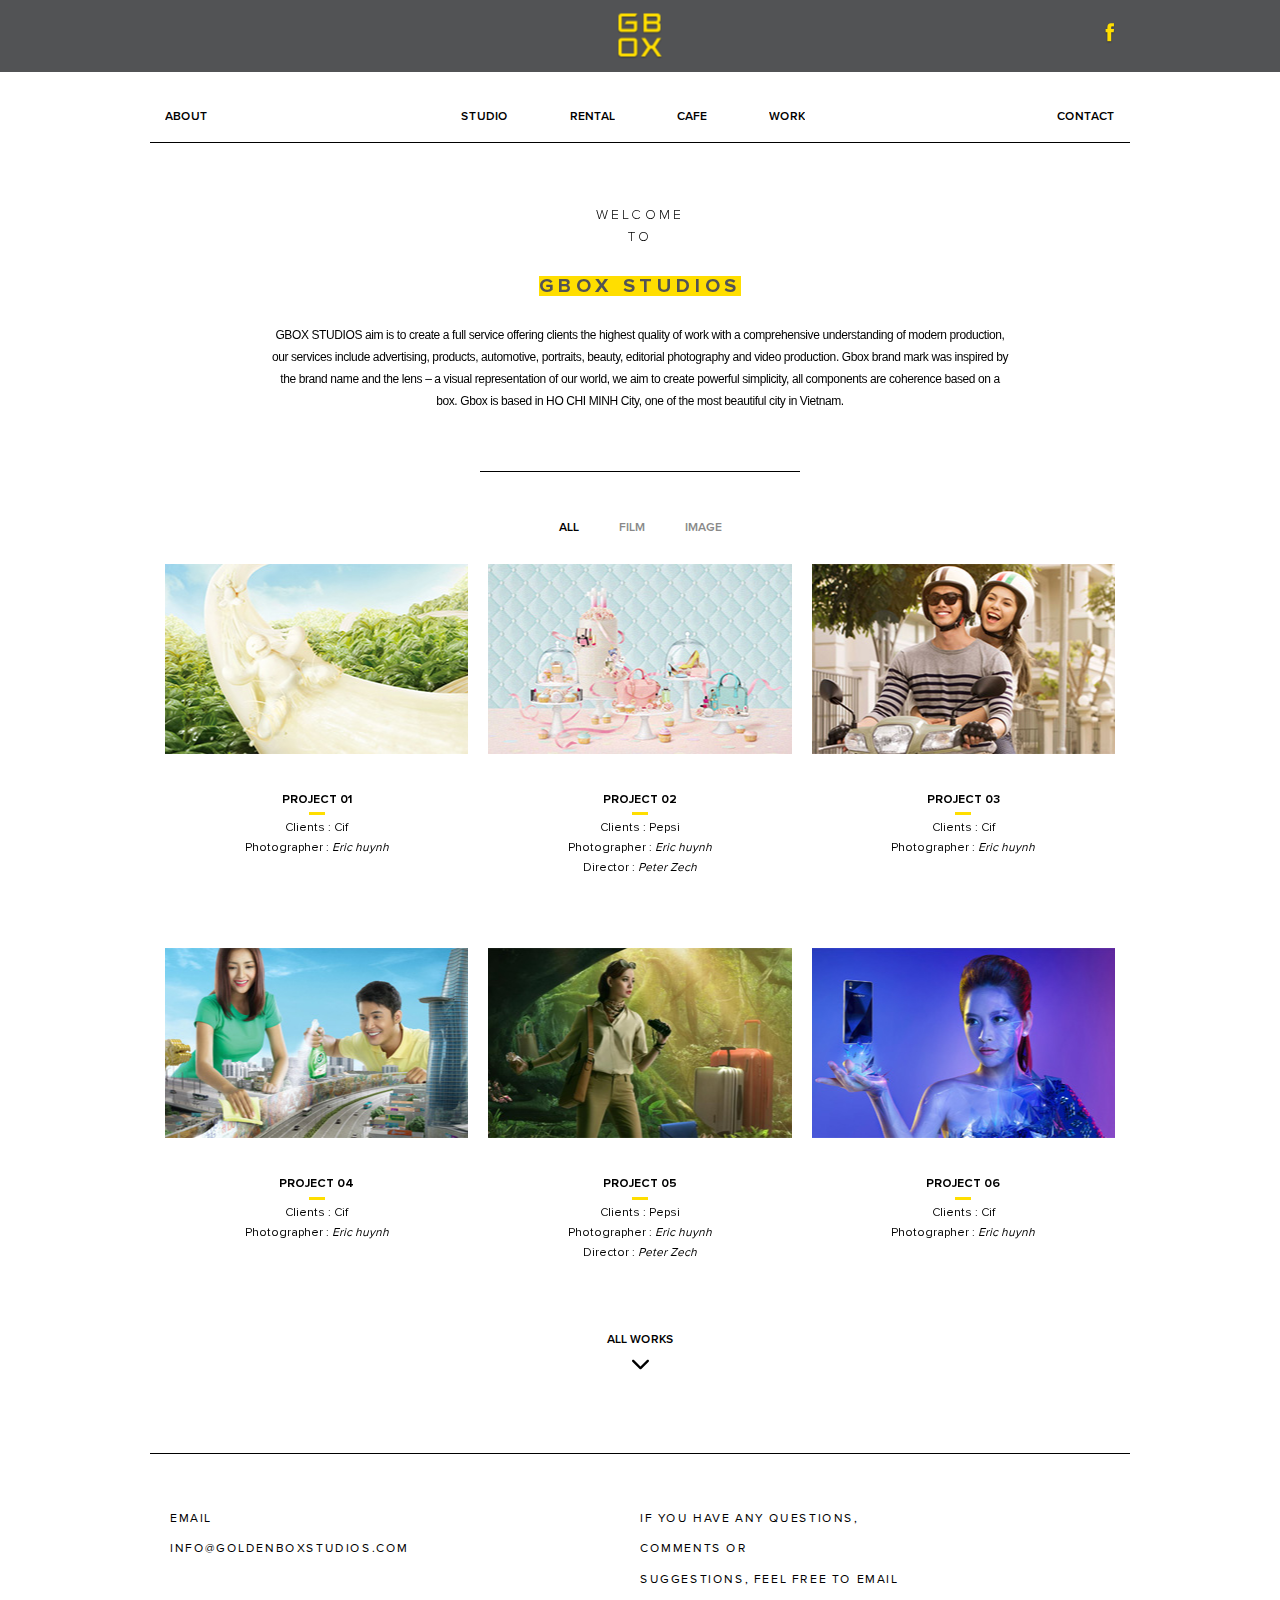
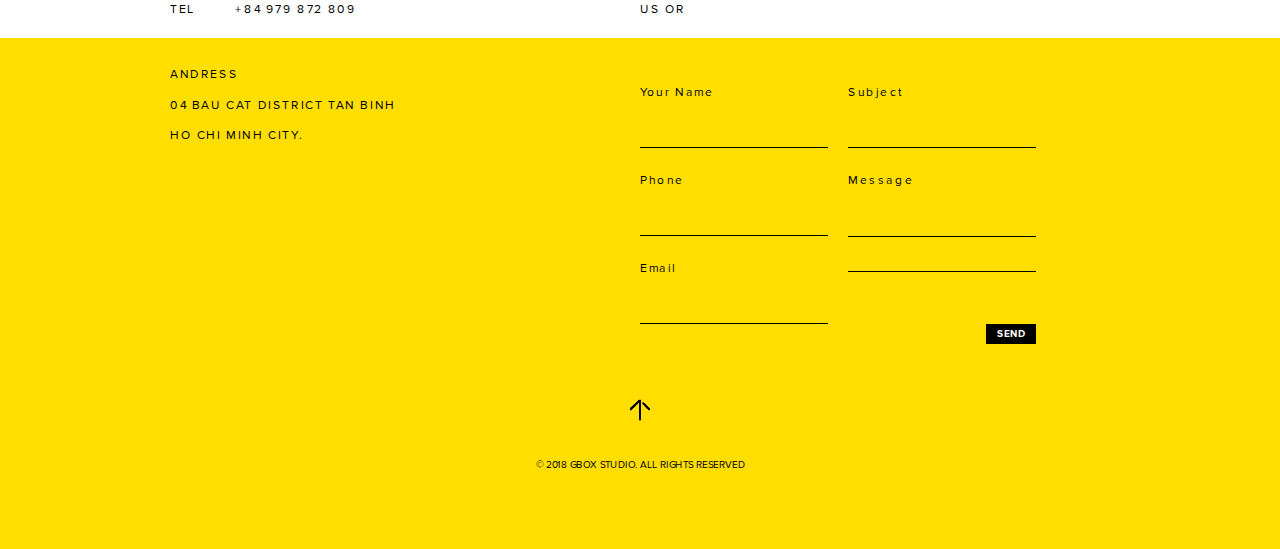
<file: index.html>
<!DOCTYPE html>
<html>
  <head>
    <meta charset="UTF-8" />
    <meta name="viewport" content="width=device-width, initial-scale=1.0" />
    <meta http-equiv="X-UA-Compatible" content="IE=edge,chrome=1" />
    <title>GBOX</title>
    <link rel="icon" href="/img/logo-icon/mainLOGO.png" />
    <meta name="title" content="" />
    <meta name="description" content="" />
    <!-- meta facebook -->
    <meta property="og:locale" content="vi" />
    <meta property="og:type" content="article" />
    <meta property="og:title" content="Trang chủ" />
    <meta property="og:description" content="" />
    <meta property="og:url" content="" />
    <meta property="og:site_name" content="" />
    <meta property="og:image" content="" />

    <link rel="stylesheet" href="dest/style.min.css" />
    <link rel="stylesheet" href="dest/fonts.css" />
  </head>

  <body class="noScroll">
    <h1 style="display: none">hiii</h1>
    <div class="loading active">
      <img src="./img/logo-icon/loading.svg" alt="" />
    </div>
    <header class="header">
      <div class="bgopacity"></div>
      <div class="header__top">
        <div class="container">
          <nav class="nav">
            <ul>
              <li><a href="./about.html">about</a></li>
              <li><a href="./studio.html">studio</a></li>
              <li><a href="./rental.html">rental</a></li>
              <li><a href="./cafe.html">cafe</a></li>
              <li><a href="./allworks.html">work</a></li>
              <li><a href="./contact.html">contact</a></li>
            </ul>
          </nav>
          <div class="btnmenu"><span></span></div>
          <a href="./index.html"
            ><img class="logo" src="./img/logo-icon/mainLOGO.png" alt="logo"
          /></a>
          <i><img src="./img/logo-icon/fbYellow.svg" alt="fb" /></i>
        </div>
      </div>
      <ul class="header__menu">
        <div class="container">
          <li><a href="./about.html" data-hover="ABOUT">about</a></li>
          <ul class="header__menu-mid">
            <li><a href="./studio.html" data-hover="STUDIO">studio</a></li>
            <li><a href="./rental.html" data-hover="RENTAL">rental</a></li>
            <li><a href="./cafe.html" data-hover="CAFE">cafe</a></li>
            <li><a href="./allworks.html" data-hover="WORK">work</a></li>
          </ul>
          <li><a href="./contact.html" data-hover="CONTACT">contact</a></li>
        </div>
      </ul>
    </header>
    <main class="mainpage">
      <section class="welcome">
        <div class="container">
          <h3 data-aos="fade-down" data-aos-duration="3000">WELCOME TO</h3>
          <mark class="marktitle" data-aos="fade-left" data-aos-duration="3000"
            >gbox studios</mark
          >
          <p data-aos="fade-right" data-aos-duration="3000">
            GBOX STUDIOS aim is to create a full service offering clients the
            highest quality of work with a comprehensive understanding of modern
            production, our services include advertising, products, automotive,
            portraits, beauty, editorial photography and video production. Gbox
            brand mark was inspired by the brand name and the lens – a visual
            representation of our world, we aim to create powerful simplicity,
            all components are coherence based on a box. Gbox is based in HO CHI
            MINH City, one of the most beautiful city in Vietnam.
          </p>
        </div>
      </section>
      <section class="project">
        <div class="container">
          <ul class="project__tag">
            <li class="active">all</li>
            <li>film</li>
            <li>image</li>
          </ul>
          <div class="project__wrap active" data-aos="zoom-in-down">
            <div class="project__item">
              <div class="project__img">
                <a href="./projectDetail.html"
                  ><img src="./img/project/project1.jpg" alt="project1"
                /></a>
              </div>
              <div class="project__content">
                <h4><a href="./projectDetail.html">project 01</a></h4>
                <p>Clients : Cif</p>
                <p>Photographer : <span>Eric huynh</span></p>
              </div>
            </div>
            <div class="project__item">
              <div class="project__img">
                <a href="./projectDetail.html"
                  ><img src="./img/project/project2.jpg" alt="project2"
                /></a>
              </div>
              <div class="project__content">
                <h4><a href="./projectDetail.html">project 02</a></h4>
                <p>Clients : Pepsi</p>
                <p>Photographer : <span>Eric huynh</span></p>
                <p>Director : <span>Peter Zech</span></p>
              </div>
            </div>
            <div class="project__item">
              <div class="project__img">
                <a href="./projectDetail.html"
                  ><img src="./img/project/project3.jpg" alt="project3"
                /></a>
              </div>
              <div class="project__content">
                <h4><a href="./projectDetail.html">project 03</a></h4>
                <p>Clients : Cif</p>
                <p>Photographer : <span>Eric huynh</span></p>
              </div>
            </div>
            <div class="project__item">
              <div class="project__img">
                <a href="./projectDetail.html"
                  ><img src="./img/project/project4.jpg" alt="project4"
                /></a>
              </div>
              <div class="project__content">
                <h4><a href="./projectDetail.html">project 04</a></h4>
                <p>Clients : Cif</p>
                <p>Photographer : <span>Eric huynh</span></p>
              </div>
            </div>
            <div class="project__item">
              <div class="project__img">
                <a href="./projectDetail.html"
                  ><img src="./img/project/project5.jpg" alt="project5"
                /></a>
              </div>
              <div class="project__content">
                <h4><a href="./projectDetail.html">project 05</a></h4>
                <p>Clients : Pepsi</p>
                <p>Photographer : <span>Eric huynh</span></p>
                <p>Director : <span>Peter Zech</span></p>
              </div>
            </div>
            <div class="project__item">
              <div class="project__img">
                <a href="./projectDetail.html"
                  ><img src="./img/project/project6.jpg" alt="project6"
                /></a>
              </div>
              <div class="project__content">
                <h4><a href="./projectDetail.html">project 06</a></h4>
                <p>Clients : Cif</p>
                <p>Photographer : <span>Eric huynh</span></p>
              </div>
            </div>
          </div>
          <div class="project__wrap" data-aos="zoom-in-down">
            <div class="project__item">
              <div class="project__img">
                <a href="./projectDetail.html"
                  ><img src="./img/project/project6.jpg" alt="project6"
                /></a>
              </div>
              <div class="project__content">
                <h4><a href="./projectDetail.html">project 01</a></h4>
                <p>Clients : Cif</p>
                <p>Photographer : <span>Eric huynh</span></p>
              </div>
            </div>
            <div class="project__item">
              <div class="project__img">
                <a href="./projectDetail.html"
                  ><img src="./img/project/project5.jpg" alt="project5"
                /></a>
              </div>
              <div class="project__content">
                <h4><a href="./projectDetail.html">project 02</a></h4>
                <p>Clients : Pepsi</p>
                <p>Photographer : <span>Eric huynh</span></p>
                <p>Director : <span>Peter Zech</span></p>
              </div>
            </div>
            <div class="project__item">
              <div class="project__img">
                <a href="./projectDetail.html"
                  ><img src="./img/project/project4.jpg" alt="project3"
                /></a>
              </div>
              <div class="project__content">
                <h4><a href="./projectDetail.html">project 04</a></h4>
                <p>Clients : Cif</p>
                <p>Photographer : <span>Eric huynh</span></p>
              </div>
            </div>
            <div class="project__item">
              <div class="project__img">
                <a href="./projectDetail.html"
                  ><img src="./img/project/project9.jpg" alt="project9"
                /></a>
              </div>
              <div class="project__content">
                <h4><a href="./projectDetail.html">project 04</a></h4>
                <p>Clients : Cif</p>
                <p>Photographer : <span>Eric huynh</span></p>
              </div>
            </div>
            <div class="project__item">
              <div class="project__img">
                <a href="./projectDetail.html"
                  ><img src="./img/project/project3.jpg" alt="project3"
                /></a>
              </div>
              <div class="project__content">
                <h4><a href="./projectDetail.html">project 05</a></h4>
                <p>Clients : Pepsi</p>
                <p>Photographer : <span>Eric huynh</span></p>
                <p>Director : <span>Peter Zech</span></p>
              </div>
            </div>
            <div class="project__item">
              <div class="project__img">
                <a href="./projectDetail.html"
                  ><img src="./img/project/project2.jpg" alt="project2"
                /></a>
              </div>
              <div class="project__content">
                <h4><a href="./projectDetail.html">project 06</a></h4>
                <p>Clients : Cif</p>
                <p>Photographer : <span>Eric huynh</span></p>
              </div>
            </div>
          </div>
          <div class="project__wrap" data-aos="zoom-in-down">
            <div class="project__item">
              <div class="project__img">
                <a href="./projectDetail.html"
                  ><img src="./img/project/project7.jpg" alt="project7"
                /></a>
              </div>
              <div class="project__content">
                <h4><a href="./projectDetail.html">project 01</a></h4>
                <p>Clients : Cif</p>
                <p>Photographer : <span>Eric huynh</span></p>
              </div>
            </div>
            <div class="project__item">
              <div class="project__img">
                <a href="./projectDetail.html"
                  ><img src="./img/project/project8.jpg" alt="project8"
                /></a>
              </div>
              <div class="project__content">
                <h4><a href="./projectDetail.html">project 02</a></h4>
                <p>Clients : Pepsi</p>
                <p>Photographer : <span>Eric huynh</span></p>
                <p>Director : <span>Peter Zech</span></p>
              </div>
            </div>
            <div class="project__item">
              <div class="project__img">
                <a href="./projectDetail.html"
                  ><img src="./img/project/project9.jpg" alt="project9"
                /></a>
              </div>
              <div class="project__content">
                <h4><a href="./projectDetail.html">project 03</a></h4>
                <p>Clients : Cif</p>
                <p>Photographer : <span>Eric huynh</span></p>
              </div>
            </div>
            <div class="project__item">
              <div class="project__img">
                <a href="./projectDetail.html"
                  ><img src="./img/project/project1.jpg" alt="project1"
                /></a>
              </div>
              <div class="project__content">
                <h4><a href="./projectDetail.html">project 04</a></h4>
                <p>Clients : Cif</p>
                <p>Photographer : <span>Eric huynh</span></p>
              </div>
            </div>
            <div class="project__item">
              <div class="project__img">
                <a href="./projectDetail.html"
                  ><img src="./img/project/project2.jpg" alt="project2"
                /></a>
              </div>
              <div class="project__content">
                <h4><a href="./projectDetail.html">project 05</a></h4>
                <p>Clients : Pepsi</p>
                <p>Photographer : <span>Eric huynh</span></p>
                <p>Director : <span>Peter Zech</span></p>
              </div>
            </div>
            <div class="project__item">
              <div class="project__img">
                <a href="./projectDetail.html"
                  ><img src="./img/project/project3.jpg" alt="project3"
                /></a>
              </div>
              <div class="project__content">
                <h4><a href="./projectDetail.html">project 06</a></h4>
                <p>Clients : Cif</p>
                <p>Photographer : <span>Eric huynh</span></p>
              </div>
            </div>
          </div>
          <div class="more">
            <a href="./allworks.html">
              <p class="more__txt">all works</p>
              <i><img src="./img/logo-icon/arrowDown.svg" alt="arrow" /></i>
            </a>
          </div>
        </div>
      </section>
    </main>
    <footer class="footer">
      <div class="container">
        <div class="footer__left">
          <div class="footer__top">
            <p>email</p>
            <p>info@goldenboxstudios.com</p>
            <p class="empty">hi</p>
            <p>Tel <span style="margin-left: 36px">+84 979 872 809</span></p>
          </div>
          <div class="footer__bottom">
            <p>andress</p>
            <p>04 bau cat district tan binh</p>
            <p>ho chi minh city.</p>
          </div>
        </div>
        <div class="footer__right">
          <div class="footer__top">
            <p>If you have any questions,</p>
            <p>comments or</p>
            <p>suggestions, feel free to email</p>
            <p>us or</p>
          </div>
          <form class="footer__bottom footer__form">
            <div class="footer__form-left">
              <p>Your Name</p>
              <input type="text" />
              <p>Phone</p>
              <input type="text" />
              <p>Email</p>
              <input type="text" />
            </div>
            <div class="footer__form-right">
              <p>Subject</p>
              <input type="text" />
              <p>Message</p>
              <textarea></textarea>
              <button>send</button>
            </div>
          </form>
        </div>
      </div>
      <div class="creator">
        <i class="backtotop-footer"
          ><img src="./img/logo-icon/backToTop.svg" alt=""
        /></i>
        <p>© 2018 GBOX STUDIO. All rights reserved</p>
      </div>
    </footer>
    <div class="footer__yellowbg"></div>
    <div class="backtotop">
      <img src="./img/logo-icon/arrowUp.svg" alt="arrow" class="svg" />
    </div>
    <script type="text/javascript" src="dest/jsmain.min.js"></script>
    <script type="text/javascript" src="dest/main.js"></script>
  </body>
</html>
</file>
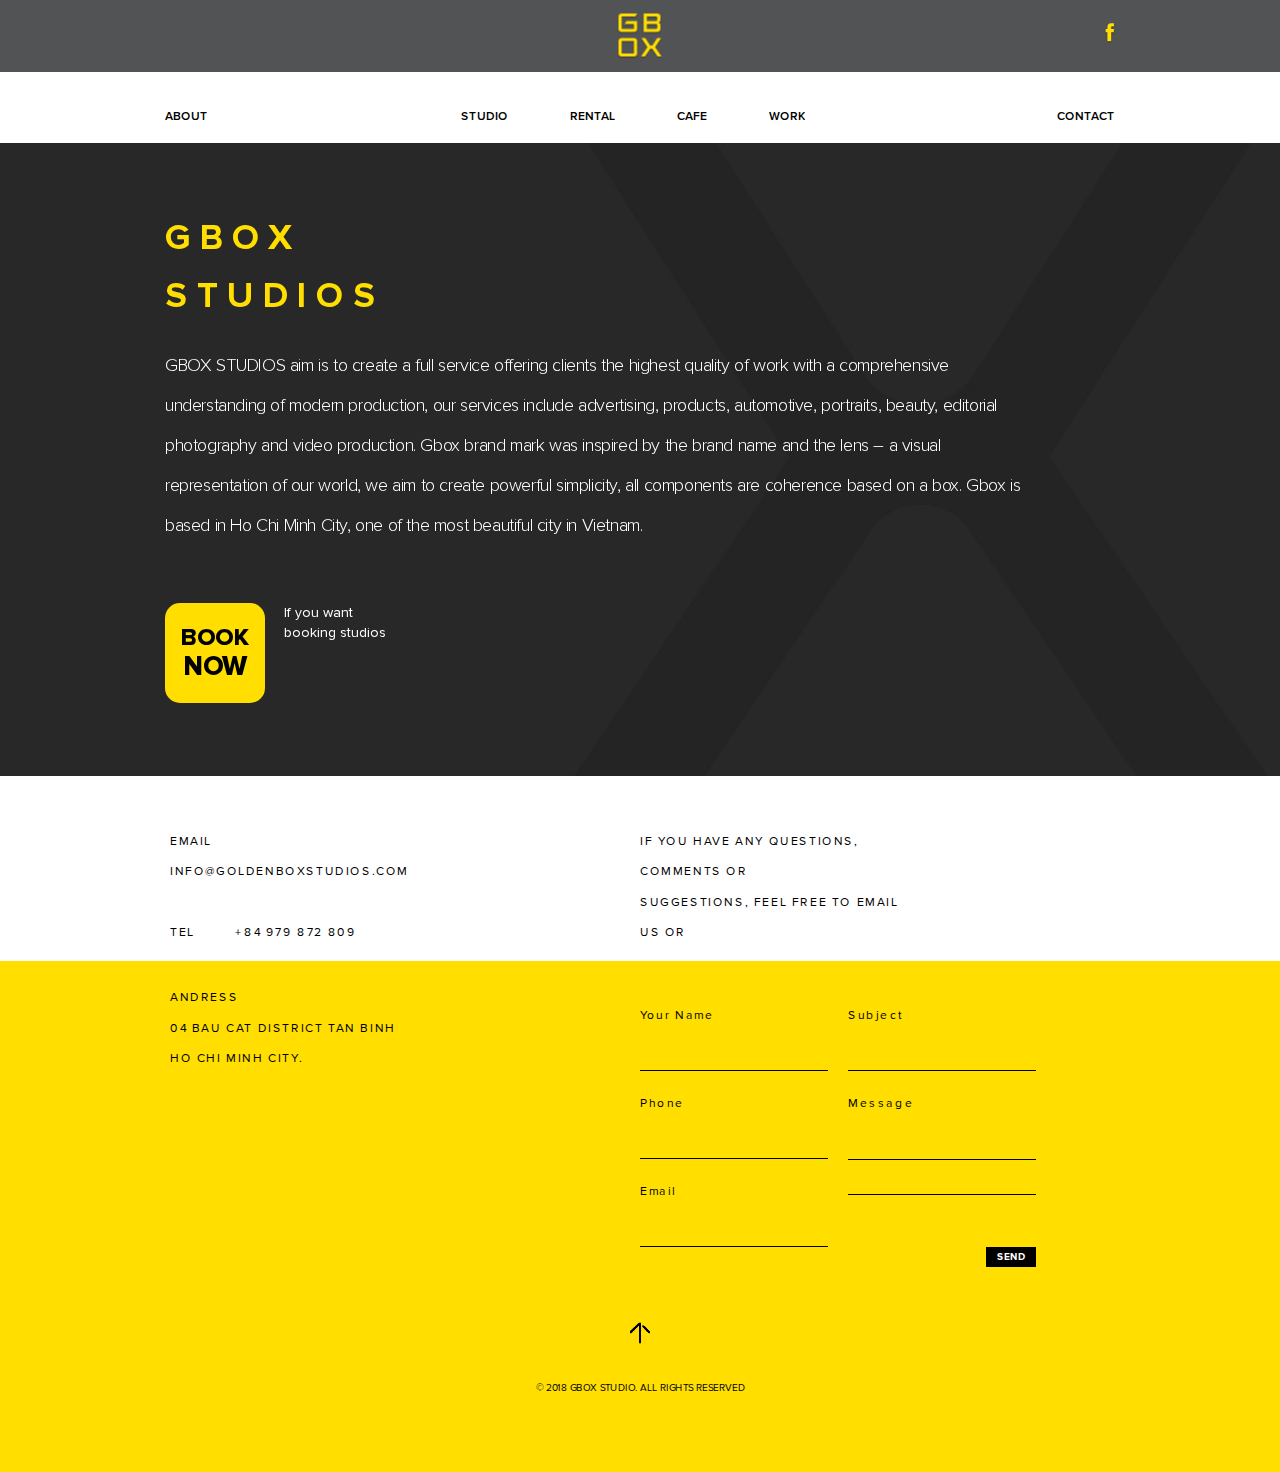
<file: about.html>
<!DOCTYPE html>
<html>
  <head>
    <meta charset="UTF-8" />
    <meta name="viewport" content="width=device-width, initial-scale=1.0" />
    <meta http-equiv="X-UA-Compatible" content="IE=edge,chrome=1" />
    <title>ABOUT US</title>
    <link rel="icon" href="/img/logo-icon/mainLOGO.png" />
    <meta name="title" content="" />
    <meta name="description" content="" />
    <!-- meta facebook -->
    <meta property="og:locale" content="vi" />
    <meta property="og:type" content="article" />
    <meta property="og:title" content="Trang chủ" />
    <meta property="og:description" content="" />
    <meta property="og:url" content="" />
    <meta property="og:site_name" content="" />
    <meta property="og:image" content="" />

    <link rel="stylesheet" href="dest/style.min.css" />
    <link rel="stylesheet" href="dest/fonts.css" />
  </head>

  <body class="noScroll">
    <h1 style="display: none">hiii</h1>
    <div class="loading active">
      <img src="./img/logo-icon/loading.svg" alt="" />
    </div>
    <header class="header header-about">
      <div class="bgopacity"></div>
      <div class="header__top">
        <div class="container">
          <nav class="nav">
            <ul>
              <li><a href="./about.html">about</a></li>
              <li><a href="./studio.html">studio</a></li>
              <li><a href="./rental.html">rental</a></li>
              <li><a href="./cafe.html">cafe</a></li>
              <li><a href="./allworks.html">work</a></li>
              <li><a href="./contact.html">contact</a></li>
            </ul>
          </nav>
          <div class="btnmenu"><span></span></div>
          <a href="./index.html"
            ><img class="logo" src="./img/logo-icon/mainLOGO.png" alt="logo"
          /></a>
          <i><img src="./img/logo-icon/fbYellow.svg" alt="fb" /></i>
        </div>
      </div>
      <ul class="header__menu">
        <div class="container">
          <li><a href="./about.html" data-hover="ABOUT">about</a></li>
          <ul class="header__menu-mid">
            <li><a href="./studio.html" data-hover="STUDIO">studio</a></li>
            <li><a href="./rental.html" data-hover="RENTAL">rental</a></li>
            <li><a href="./cafe.html" data-hover="CAFE">cafe</a></li>
            <li><a href="./allworks.html" data-hover="WORK">work</a></li>
          </ul>
          <li><a href="./contact.html" data-hover="CONTACT">contact</a></li>
        </div>
      </ul>
    </header>
    <main class="about">
        <div class="container">
          <h2 data-aos="fade-left" data-aos-duration="3000">gbox studios</h2>
          <p class="about__content" data-aos="fade-right" data-aos-duration="3000">
            GBOX STUDIOS aim is to create a full service offering clients the
            highest quality of work with a comprehensive understanding of modern
            production, our services include advertising, products, automotive,
            portraits, beauty, editorial photography and video production. Gbox
            brand mark was inspired by the brand name and the lens – a visual
            representation of our world, we aim to create powerful simplicity,
            all components are coherence based on a box. Gbox is based in Ho Chi
            Minh City, one of the most beautiful city in Vietnam.
          </p>
          <div class="book" data-aos="fade-down" data-aos-duration="3000">
            <a href="./studio.html">
            <p class="book__btn">book <span>now</span></p>
            </a>
            <span class="book__txt">If you want booking studios</span>
          </div>
    </main>
    <footer class="footer footer-about">
      <div class="container">
        <div class="footer__left">
          <div class="footer__top">
            <p>email</p>
            <p>info@goldenboxstudios.com</p>
            <p class="empty">hi</p>
            <p>Tel <span style="margin-left: 36px">+84 979 872 809</span></p>
          </div>
          <div class="footer__bottom">
            <p>andress</p>
            <p>04 bau cat district tan binh</p>
            <p>ho chi minh city.</p>
          </div>
        </div>
        <div class="footer__right">
          <div class="footer__top">
            <p>If you have any questions,</p>
            <p>comments or</p>
            <p>suggestions, feel free to email</p>
            <p>us or</p>
          </div>
          <form class="footer__bottom footer__form">
            <div class="footer__form-left">
              <p>Your Name</p>
              <input type="text" />
              <p>Phone</p>
              <input type="text" />
              <p>Email</p>
              <input type="text" />
            </div>
            <div class="footer__form-right">
              <p>Subject</p>
              <input type="text" />
              <p>Message</p>
              <textarea></textarea>
              <button>send</button>
            </div>
          </form>
        </div>
      </div>
      <div class="creator">
        <i class="backtotop-footer"
          ><img src="./img/logo-icon/backToTop.svg" alt=""
        /></i>
        <p>© 2018 GBOX STUDIO. All rights reserved</p>
      </div>
    </footer>
    <div class="footer__yellowbg"></div>
    <div class="backtotop">
      <img src="./img/logo-icon/arrowUp.svg" alt="arrow" class="svg" />
    </div>
    <script type="text/javascript" src="dest/jsmain.min.js"></script>
    <script type="text/javascript" src="dest/main.js"></script>
  </body>
</html>
</file>
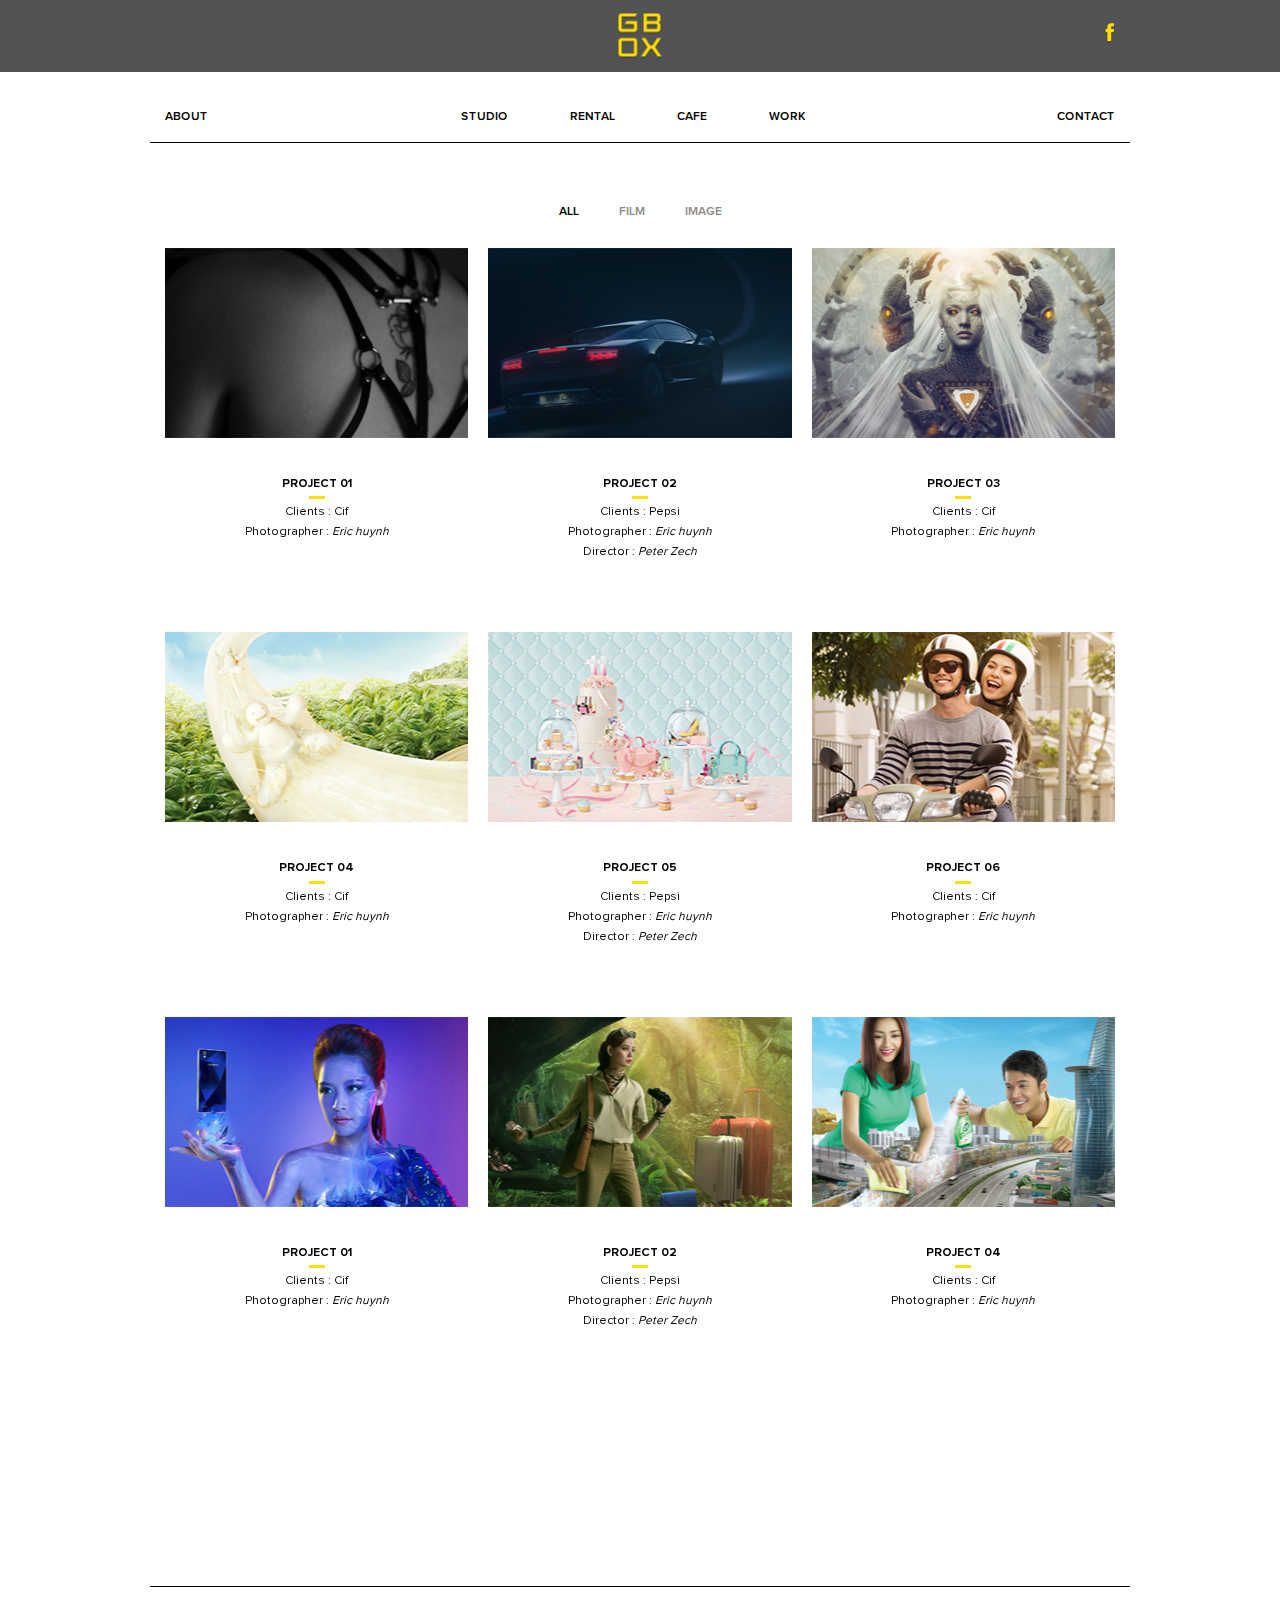
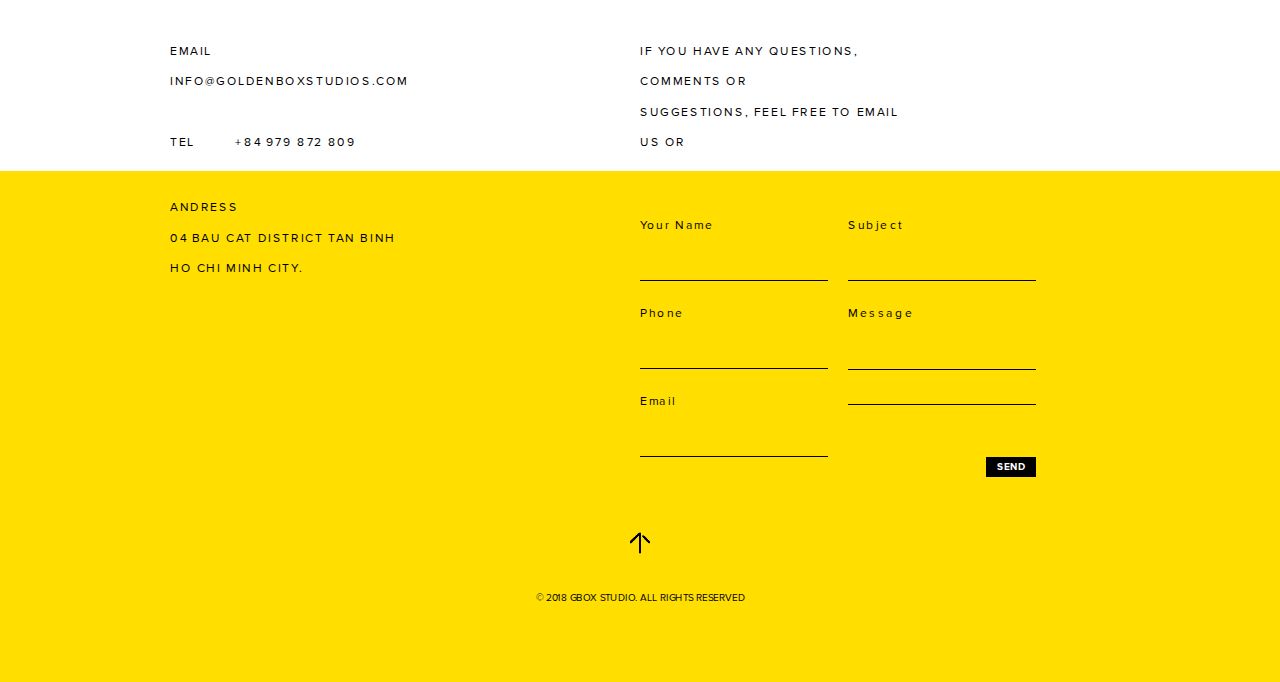
<file: allworks.html>
<!DOCTYPE html>
<html>
  <head>
    <meta charset="UTF-8" />
    <meta name="viewport" content="width=device-width, initial-scale=1.0" />
    <meta http-equiv="X-UA-Compatible" content="IE=edge,chrome=1" />
    <title>PRODUCTS</title>
    <link rel="icon" href="/img/logo-icon/mainLOGO.png" />
    <meta name="title" content="" />
    <meta name="description" content="" />
    <!-- meta facebook -->
    <meta property="og:locale" content="vi" />
    <meta property="og:type" content="article" />
    <meta property="og:title" content="Trang chủ" />
    <meta property="og:description" content="" />
    <meta property="og:url" content="" />
    <meta property="og:site_name" content="" />
    <meta property="og:image" content="" />

    <link rel="stylesheet" href="dest/style.min.css" />
    <link rel="stylesheet" href="dest/fonts.css" />
  </head>

  <body class="noScroll">
    <h1 style="display: none">hiii</h1>
    <div class="loading active">
      <img src="./img/logo-icon/loading.svg" alt="" />
    </div>
    <header class="header">
      <div class="bgopacity"></div>
      <div class="header__top">
        <div class="container">
          <nav class="nav">
            <ul>
              <li><a href="./about.html">about</a></li>
              <li><a href="./studio.html">studio</a></li>
              <li><a href="./rental.html">rental</a></li>
              <li><a href="./cafe.html">cafe</a></li>
              <li><a href="./allworks.html">work</a></li>
              <li><a href="./contact.html">contact</a></li>
            </ul>
          </nav>
          <div class="btnmenu"><span></span></div>
          <a href="./index.html"
            ><img class="logo" src="./img/logo-icon/mainLOGO.png" alt="logo"
          /></a>
          <i><img src="./img/logo-icon/fbYellow.svg" alt="fb" /></i>
        </div>
      </div>
      <ul class="header__menu">
        <div class="container">
          <li><a href="./about.html" data-hover="ABOUT">about</a></li>
          <ul class="header__menu-mid">
            <li><a href="./studio.html" data-hover="STUDIO">studio</a></li>
            <li><a href="./rental.html" data-hover="RENTAL">rental</a></li>
            <li><a href="./cafe.html" data-hover="CAFE">cafe</a></li>
            <li><a href="./allworks.html" data-hover="WORK">work</a></li>
          </ul>
          <li><a href="./contact.html" data-hover="CONTACT">contact</a></li>
        </div>
      </ul>
    </header>
    <main class="allworks">
      <section class="project">
        <div class="container">
          <ul class="project__tag">
            <li class="active">all</li>
            <li>film</li>
            <li>image</li>
          </ul>
          <div class="project__wrap active" data-aos="zoom-in-down">
            <div class="project__item">
              <div class="project__img">
                <a href="./projectDetail.html"
                  ><img src="./img/project/project7.jpg" alt="project7"
                /></a>
              </div>
              <div class="project__content">
                <h4><a href="./projectDetail.html">project 01</a></h4>
                <p>Clients : Cif</p>
                <p>Photographer : <span>Eric huynh</span></p>
              </div>
            </div>
            <div class="project__item">
              <div class="project__img">
                <a href="./projectDetail.html"
                  ><img src="./img/project/project8.jpg" alt="project8"
                /></a>
              </div>
              <div class="project__content">
                <h4><a href="./projectDetail.html">project 02</a></h4>
                <p>Clients : Pepsi</p>
                <p>Photographer : <span>Eric huynh</span></p>
                <p>Director : <span>Peter Zech</span></p>
              </div>
            </div>
            <div class="project__item">
              <div class="project__img">
                <a href="./projectDetail.html"
                  ><img src="./img/project/project9.jpg" alt="project9"
                /></a>
              </div>
              <div class="project__content">
                <h4><a href="./projectDetail.html">project 03</a></h4>
                <p>Clients : Cif</p>
                <p>Photographer : <span>Eric huynh</span></p>
              </div>
            </div>
            <div class="project__item">
              <div class="project__img">
                <a href="./projectDetail.html"
                  ><img src="./img/project/project1.jpg" alt="project1"
                /></a>
              </div>
              <div class="project__content">
                <h4><a href="./projectDetail.html">project 04</a></h4>
                <p>Clients : Cif</p>
                <p>Photographer : <span>Eric huynh</span></p>
              </div>
            </div>
            <div class="project__item">
              <div class="project__img">
                <a href="./projectDetail.html"
                  ><img src="./img/project/project2.jpg" alt="project2"
                /></a>
              </div>
              <div class="project__content">
                <h4><a href="./projectDetail.html">project 05</a></h4>
                <p>Clients : Pepsi</p>
                <p>Photographer : <span>Eric huynh</span></p>
                <p>Director : <span>Peter Zech</span></p>
              </div>
            </div>
            <div class="project__item">
              <div class="project__img">
                <a href="./projectDetail.html"
                  ><img src="./img/project/project3.jpg" alt="project3"
                /></a>
              </div>
              <div class="project__content">
                <h4><a href="./projectDetail.html">project 06</a></h4>
                <p>Clients : Cif</p>
                <p>Photographer : <span>Eric huynh</span></p>
              </div>
            </div>
            <div class="project__item">
              <div class="project__img">
                <a href="./projectDetail.html"
                  ><img src="./img/project/project6.jpg" alt="project6"
                /></a>
              </div>
              <div class="project__content">
                <h4><a href="./projectDetail.html">project 01</a></h4>
                <p>Clients : Cif</p>
                <p>Photographer : <span>Eric huynh</span></p>
              </div>
            </div>
            <div class="project__item">
              <div class="project__img">
                <a href="./projectDetail.html"
                  ><img src="./img/project/project5.jpg" alt="project5"
                /></a>
              </div>
              <div class="project__content">
                <h4><a href="./projectDetail.html">project 02</a></h4>
                <p>Clients : Pepsi</p>
                <p>Photographer : <span>Eric huynh</span></p>
                <p>Director : <span>Peter Zech</span></p>
              </div>
            </div>
            <div class="project__item">
              <div class="project__img">
                <a href="./projectDetail.html"
                  ><img src="./img/project/project4.jpg" alt="project3"
                /></a>
              </div>
              <div class="project__content">
                <h4><a href="./projectDetail.html">project 04</a></h4>
                <p>Clients : Cif</p>
                <p>Photographer : <span>Eric huynh</span></p>
              </div>
            </div>
          </div>
          <div class="project__wrap" data-aos="zoom-in-down">
            <div class="project__item">
              <div class="project__img">
                <a href="./projectDetail.html"
                  ><img src="./img/project/project1.jpg" alt="project1"
                /></a>
              </div>
              <div class="project__content">
                <h4><a href="./projectDetail.html">project 01</a></h4>
                <p>Clients : Cif</p>
                <p>Photographer : <span>Eric huynh</span></p>
              </div>
            </div>
            <div class="project__item">
              <div class="project__img">
                <a href="./projectDetail.html"
                  ><img src="./img/project/project2.jpg" alt="project2"
                /></a>
              </div>
              <div class="project__content">
                <h4><a href="./projectDetail.html">project 02</a></h4>
                <p>Clients : Pepsi</p>
                <p>Photographer : <span>Eric huynh</span></p>
                <p>Director : <span>Peter Zech</span></p>
              </div>
            </div>
            <div class="project__item">
              <div class="project__img">
                <a href="./projectDetail.html"
                  ><img src="./img/project/project3.jpg" alt="project3"
                /></a>
              </div>
              <div class="project__content">
                <h4><a href="./projectDetail.html">project 03</a></h4>
                <p>Clients : Cif</p>
                <p>Photographer : <span>Eric huynh</span></p>
              </div>
            </div>
            <div class="project__item">
              <div class="project__img">
                <a href="./projectDetail.html"
                  ><img src="./img/project/project4.jpg" alt="project4"
                /></a>
              </div>
              <div class="project__content">
                <h4><a href="./projectDetail.html">project 04</a></h4>
                <p>Clients : Cif</p>
                <p>Photographer : <span>Eric huynh</span></p>
              </div>
            </div>
            <div class="project__item">
              <div class="project__img">
                <a href="./projectDetail.html"
                  ><img src="./img/project/project5.jpg" alt="project5"
                /></a>
              </div>
              <div class="project__content">
                <h4><a href="./projectDetail.html">project 05</a></h4>
                <p>Clients : Pepsi</p>
                <p>Photographer : <span>Eric huynh</span></p>
                <p>Director : <span>Peter Zech</span></p>
              </div>
            </div>
            <div class="project__item">
              <div class="project__img">
                <a href="./projectDetail.html"
                  ><img src="./img/project/project6.jpg" alt="project6"
                /></a>
              </div>
              <div class="project__content">
                <h4><a href="./projectDetail.html">project 06</a></h4>
                <p>Clients : Cif</p>
                <p>Photographer : <span>Eric huynh</span></p>
              </div>
            </div>
            <div class="project__item">
              <div class="project__img">
                <a href="./projectDetail.html"
                  ><img src="./img/project/project7.jpg" alt="project7"
                /></a>
              </div>
              <div class="project__content">
                <h4><a href="./projectDetail.html">project 01</a></h4>
                <p>Clients : Cif</p>
                <p>Photographer : <span>Eric huynh</span></p>
              </div>
            </div>
            <div class="project__item">
              <div class="project__img">
                <a href="./projectDetail.html"
                  ><img src="./img/project/project8.jpg" alt="project8"
                /></a>
              </div>
              <div class="project__content">
                <h4><a href="./projectDetail.html">project 02</a></h4>
                <p>Clients : Pepsi</p>
                <p>Photographer : <span>Eric huynh</span></p>
                <p>Director : <span>Peter Zech</span></p>
              </div>
            </div>
            <div class="project__item">
              <div class="project__img">
                <a href="./projectDetail.html"
                  ><img src="./img/project/project9.jpg" alt="project9"
                /></a>
              </div>
              <div class="project__content">
                <h4><a href="./projectDetail.html">project 03</a></h4>
                <p>Clients : Cif</p>
                <p>Photographer : <span>Eric huynh</span></p>
              </div>
            </div>
          </div>
          <div class="project__wrap" data-aos="zoom-in-down">
            <div class="project__item">
              <div class="project__img">
                <a href="./projectDetail.html"
                  ><img src="./img/project/project6.jpg" alt="project6"
                /></a>
              </div>
              <div class="project__content">
                <h4><a href="./projectDetail.html">project 01</a></h4>
                <p>Clients : Cif</p>
                <p>Photographer : <span>Eric huynh</span></p>
              </div>
            </div>
            <div class="project__item">
              <div class="project__img">
                <a href="./projectDetail.html"
                  ><img src="./img/project/project5.jpg" alt="project5"
                /></a>
              </div>
              <div class="project__content">
                <h4><a href="./projectDetail.html">project 02</a></h4>
                <p>Clients : Pepsi</p>
                <p>Photographer : <span>Eric huynh</span></p>
                <p>Director : <span>Peter Zech</span></p>
              </div>
            </div>
            <div class="project__item">
              <div class="project__img">
                <a href="./projectDetail.html"
                  ><img src="./img/project/project4.jpg" alt="project3"
                /></a>
              </div>
              <div class="project__content">
                <h4><a href="./projectDetail.html">project 04</a></h4>
                <p>Clients : Cif</p>
                <p>Photographer : <span>Eric huynh</span></p>
              </div>
            </div>
            <div class="project__item">
              <div class="project__img">
                <a href="./projectDetail.html"
                  ><img src="./img/project/project9.jpg" alt="project9"
                /></a>
              </div>
              <div class="project__content">
                <h4><a href="./projectDetail.html">project 04</a></h4>
                <p>Clients : Cif</p>
                <p>Photographer : <span>Eric huynh</span></p>
              </div>
            </div>
            <div class="project__item">
              <div class="project__img">
                <a href="./projectDetail.html"
                  ><img src="./img/project/project3.jpg" alt="project3"
                /></a>
              </div>
              <div class="project__content">
                <h4><a href="./projectDetail.html">project 05</a></h4>
                <p>Clients : Pepsi</p>
                <p>Photographer : <span>Eric huynh</span></p>
                <p>Director : <span>Peter Zech</span></p>
              </div>
            </div>
            <div class="project__item">
              <div class="project__img">
                <a href="./projectDetail.html"
                  ><img src="./img/project/project2.jpg" alt="project2"
                /></a>
              </div>
              <div class="project__content">
                <h4><a href="./projectDetail.html">project 06</a></h4>
                <p>Clients : Cif</p>
                <p>Photographer : <span>Eric huynh</span></p>
              </div>
            </div>
            <div class="project__item">
              <div class="project__img">
                <a href="./projectDetail.html"
                  ><img src="./img/project/project4.jpg" alt="project4"
                /></a>
              </div>
              <div class="project__content">
                <h4><a href="./projectDetail.html">project 04</a></h4>
                <p>Clients : Cif</p>
                <p>Photographer : <span>Eric huynh</span></p>
              </div>
            </div>
            <div class="project__item">
              <div class="project__img">
                <a href="./projectDetail.html"
                  ><img src="./img/project/project5.jpg" alt="project5"
                /></a>
              </div>
              <div class="project__content">
                <h4><a href="./projectDetail.html">project 05</a></h4>
                <p>Clients : Pepsi</p>
                <p>Photographer : <span>Eric huynh</span></p>
                <p>Director : <span>Peter Zech</span></p>
              </div>
            </div>
            <div class="project__item">
              <div class="project__img">
                <a href="./projectDetail.html"
                  ><img src="./img/project/project6.jpg" alt="project6"
                /></a>
              </div>
              <div class="project__content">
                <h4><a href="./projectDetail.html">project 06</a></h4>
                <p>Clients : Cif</p>
                <p>Photographer : <span>Eric huynh</span></p>
              </div>
            </div>
          </div>

          <div class="more" data-aos="fade-up">
            <a href="#">
              <p class="more__txt">more</p>
              <i><img src="./img/logo-icon/arrowDown.svg" alt="arrow" /></i>
            </a>
            <div class="book" data-aos="zoom-in-right">
              <span class="book__txt left">If you want booking studios</span>
              <a href="./studio.html">
                <p class="book__btn secondcolor">book <span>now</span></p>
              </a>
            </div>
          </div>
        </div>
      </section>
    </main>
    <footer class="footer">
      <div class="container">
        <div class="footer__left">
          <div class="footer__top">
            <p>email</p>
            <p>info@goldenboxstudios.com</p>
            <p class="empty">hi</p>
            <p>Tel <span style="margin-left: 36px">+84 979 872 809</span></p>
          </div>
          <div class="footer__bottom">
            <p>andress</p>
            <p>04 bau cat district tan binh</p>
            <p>ho chi minh city.</p>
          </div>
        </div>
        <div class="footer__right">
          <div class="footer__top">
            <p>If you have any questions,</p>
            <p>comments or</p>
            <p>suggestions, feel free to email</p>
            <p>us or</p>
          </div>
          <form class="footer__bottom footer__form">
            <div class="footer__form-left">
              <p>Your Name</p>
              <input type="text" />
              <p>Phone</p>
              <input type="text" />
              <p>Email</p>
              <input type="text" />
            </div>
            <div class="footer__form-right">
              <p>Subject</p>
              <input type="text" />
              <p>Message</p>
              <textarea></textarea>
              <button>send</button>
            </div>
          </form>
        </div>
      </div>
      <div class="creator">
        <i class="backtotop-footer"
          ><img src="./img/logo-icon/backToTop.svg" alt=""
        /></i>
        <p>© 2018 GBOX STUDIO. All rights reserved</p>
      </div>
    </footer>
    <div class="footer__yellowbg"></div>
    <div class="backtotop">
      <img src="./img/logo-icon/arrowUp.svg" alt="arrow" class="svg" />
    </div>
    <script type="text/javascript" src="dest/jsmain.min.js"></script>
    <script type="text/javascript" src="dest/main.js"></script>
  </body>
</html>
</file>
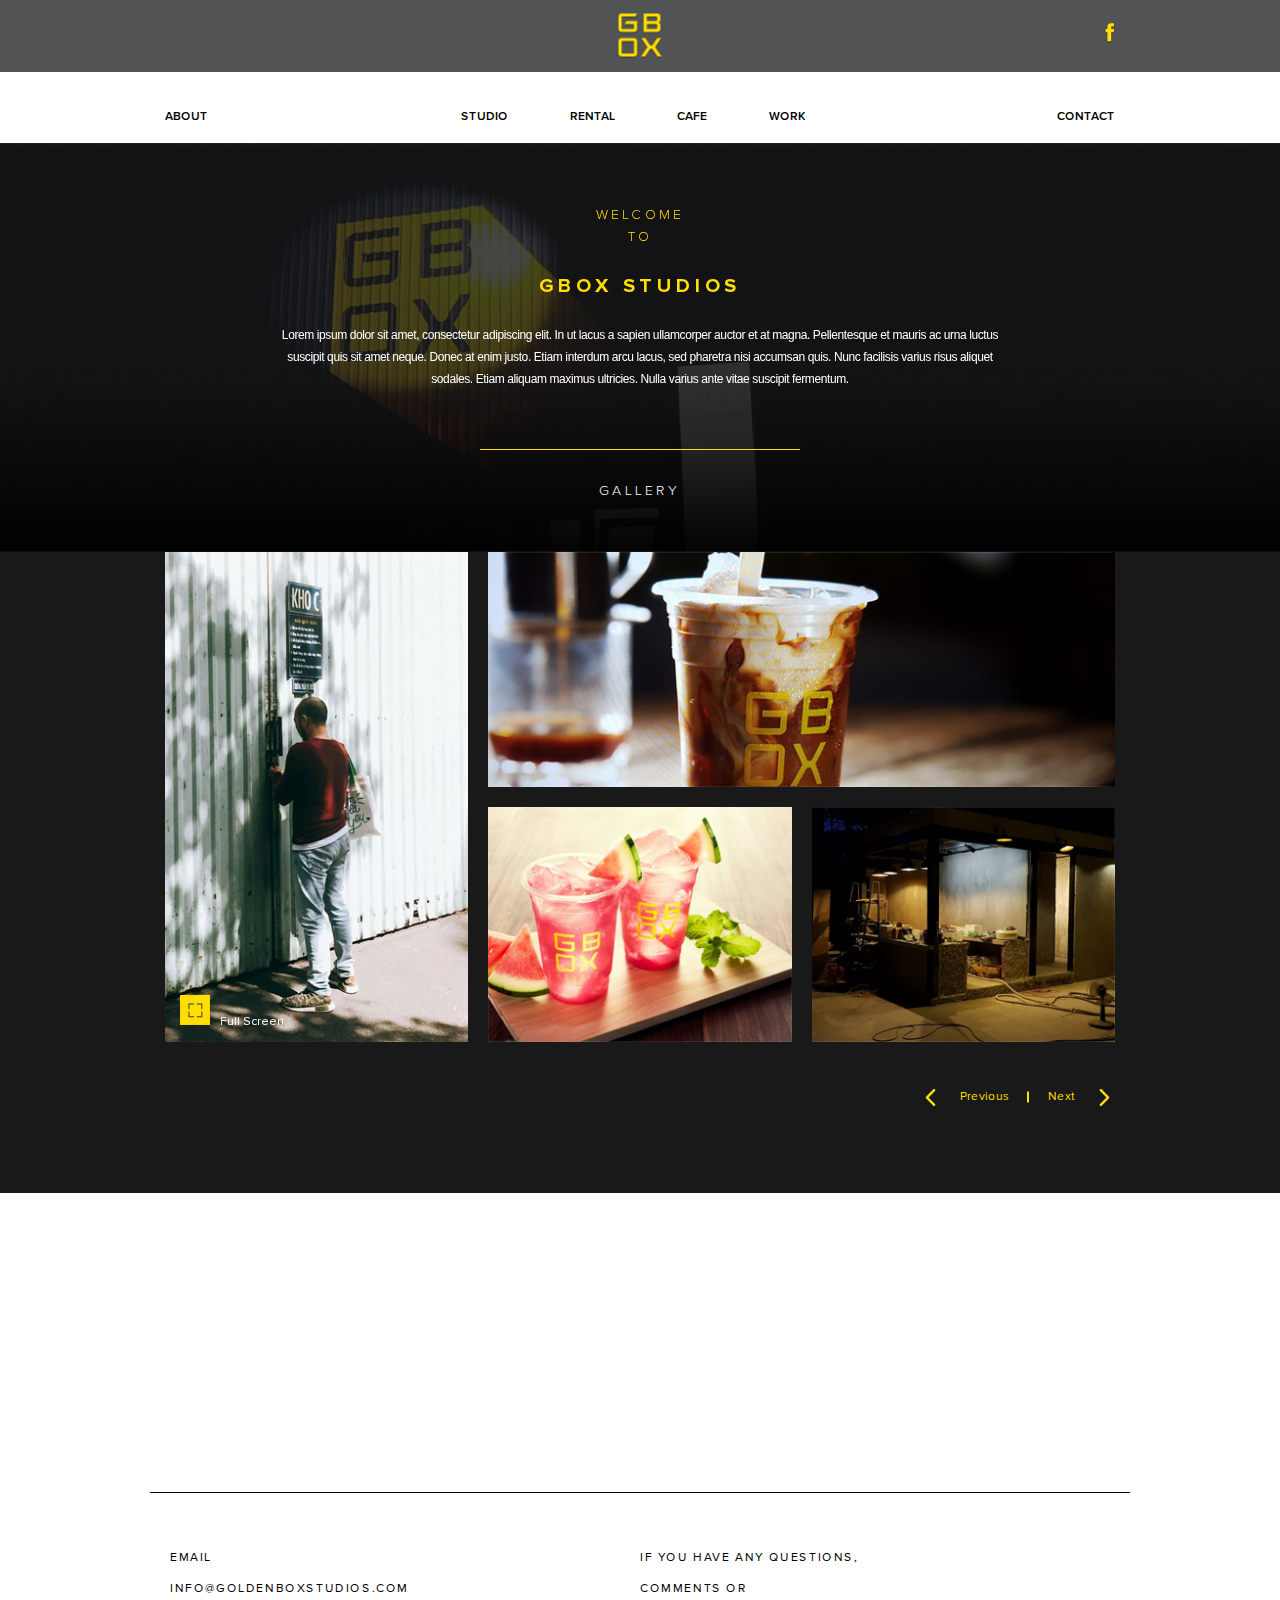
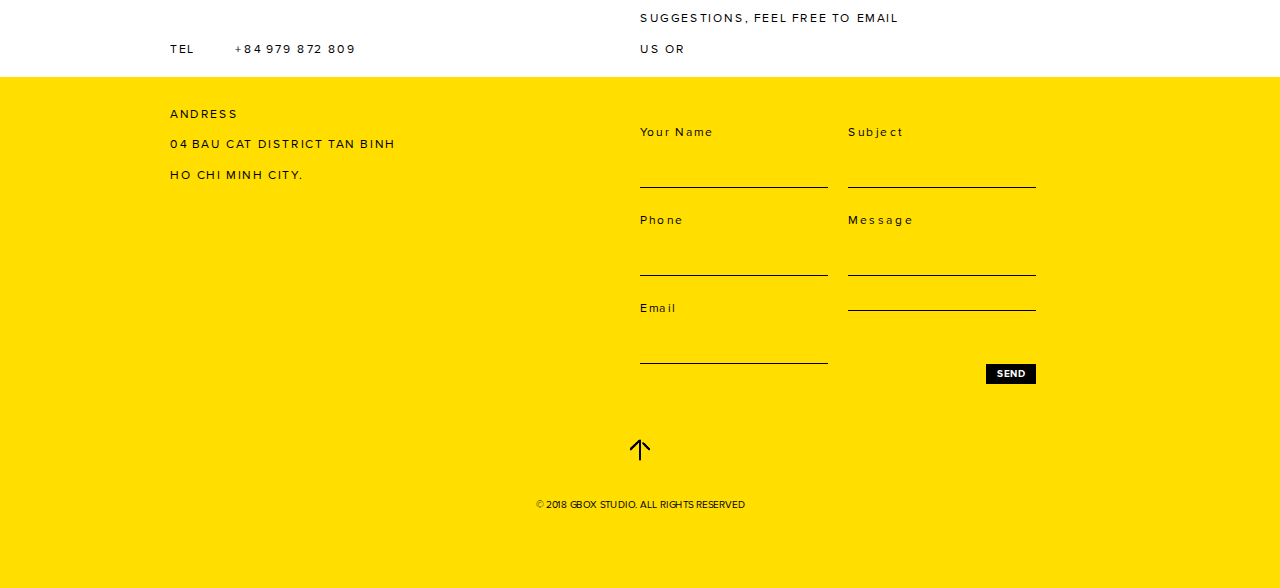
<file: cafe.html>
<!DOCTYPE html>
<html>
  <head>
    <meta charset="UTF-8" />
    <meta name="viewport" content="width=device-width, initial-scale=1.0" />
    <meta http-equiv="X-UA-Compatible" content="IE=edge,chrome=1" />
    <title>CAFFE</title>
    <link rel="icon" href="/img/logo-icon/mainLOGO.png" />
    <meta name="title" content="" />
    <meta name="description" content="" />
    <!-- meta facebook -->
    <meta property="og:locale" content="vi" />
    <meta property="og:type" content="article" />
    <meta property="og:title" content="Trang chủ" />
    <meta property="og:description" content="" />
    <meta property="og:url" content="" />
    <meta property="og:site_name" content="" />
    <meta property="og:image" content="" />

    <link rel="stylesheet" href="dest/style.min.css" />
    <link rel="stylesheet" href="dest/stylelibs.min.css" />
    <link rel="stylesheet" href="dest/fonts.css" />
  </head>

  <body class="noScroll">
    <h1 style="display: none">hiii</h1>
    <div class="loading active">
      <img src="./img/logo-icon/loading.svg" alt="" />
    </div>
    <header class="header header-cafe">
      <div class="bgopacity"></div>
      <div class="header__top">
        <div class="container">
          <nav class="nav">
            <ul>
              <li><a href="./about.html">about</a></li>
              <li><a href="./studio.html">studio</a></li>
              <li><a href="./rental.html">rental</a></li>
              <li><a href="./cafe.html">cafe</a></li>
              <li><a href="./allworks.html">work</a></li>
              <li><a href="./contact.html">contact</a></li>
            </ul>
          </nav>
          <div class="btnmenu"><span></span></div>
          <a href="./index.html"
            ><img class="logo" src="./img/logo-icon/mainLOGO.png" alt="logo"
          /></a>
          <i><img src="./img/logo-icon/fbYellow.svg" alt="fb" /></i>
        </div>
      </div>
      <ul class="header__menu">
        <div class="container">
          <li><a href="./about.html" data-hover="ABOUT">about</a></li>
          <ul class="header__menu-mid">
            <li><a href="./studio.html" data-hover="STUDIO">studio</a></li>
            <li><a href="./rental.html" data-hover="RENTAL">rental</a></li>
            <li><a href="./cafe.html" data-hover="CAFE">cafe</a></li>
            <li><a href="./allworks.html" data-hover="WORK">work</a></li>
          </ul>
          <li><a href="./contact.html" data-hover="CONTACT">contact</a></li>
        </div>
      </ul>
    </header>
    <main class="cafe">
      <section class="welcome -carousel">
        <div class="container">
          <h3 data-aos="fade-down" data-aos-duration="3000">WELCOME TO</h3>
          <span class="marktitle" data-aos="fade-left" data-aos-duration="3000"
            >gbox studios</span
          >
          <p data-aos="fade-right" data-aos-duration="3000">
            Lorem ipsum dolor sit amet, consectetur adipiscing elit. In ut lacus
            a sapien ullamcorper auctor et at magna. Pellentesque et mauris ac
            urna luctus suscipit quis sit amet neque. Donec at enim justo. Etiam
            interdum arcu lacus, sed pharetra nisi accumsan quis. Nunc facilisis
            varius risus aliquet sodales. Etiam aliquam maximus ultricies. Nulla
            varius ante vitae suscipit fermentum.
          </p>
          <h3 class="gallerytitle">gallery</h3>
        </div>
      </section>
      <section class="cafe__gallery">
        <div class="container">
          <div class="cafe__gallery-flickity">
            <div
              class="cafe__gallery-wrap"
              itemscope
              data-pswp-uid="1"
              data-aos="zoom-in-down"
            >
              <figure class="cafe__gallery-item">
                <a href="./img/cafe/cafeGallery1.jpg" data-size="452x706">
                  <img src="./img/cafe/cafeGallery1.jpg" alt="cafe1" />
                </a>
              </figure>
              <figure class="cafe__gallery-item">
                <a href="./img/cafe/cafeGallery2.jpg" data-size="1137x426">
                  <img src="./img/cafe/cafeGallery2.jpg" alt="cafe2" />
                </a>
              </figure>
              <figure class="cafe__gallery-item">
                <a href="./img/cafe/cafeGallery3.jpg" data-size="1380x1068">
                  <img src="./img/cafe/cafeGallery3.jpg" alt="cafe3" />
                </a>
              </figure>
              <figure class="cafe__gallery-item">
                <a href="./img/cafe/cafeGallery4.jpg" data-size="1380x1065">
                  <img src="./img/cafe/cafeGallery4.jpg" alt="cafe4" />
                </a>
              </figure>
            </div>
          </div>

          <div class="smallbtn fullscreen">
            <span> Full Screen</span>
            <img src="./img/logo-icon/fullScreenYellow.svg" alt="fullscreen" />
          </div>
          <div class="smallbtn slidebtn">
            <div class="prebtn">
              <img
                src="./img/logo-icon/arrowDown.svg"
                alt="arrow"
                class="svg"
              />
              <span> Previous</span>
            </div>
            <div class="nextbtn">
              <span> Next</span>
              <img
                src="./img/logo-icon/arrowDown.svg"
                alt="arrow"
                class="svg"
              />
            </div>
          </div>
        </div>
      </section>
      <section class="welcome -career">
        <div class="container">
          <h3 data-aos="fade-right">career</h3>
          <p data-aos="fade-left">
            Lorem ipsum dolor sit amet, consectetur adipiscing elit. In ut lacus
            a sapien ullamcorper auctor et at magna. Pellentesque et mauris ac
            urna luctus suscipit quis sit amet neque. Donec at enim justo. Etiam
            interdum arcu lacus, sed pharetra nisi accumsan quis. Nunc facilisis
            varius risus aliquet sodales.
          </p>
        </div>
      </section>
    </main>
    <footer class="footer">
      <div class="container">
        <div class="footer__left">
          <div class="footer__top">
            <p>email</p>
            <p>info@goldenboxstudios.com</p>
            <p class="empty">hi</p>
            <p>Tel <span style="margin-left: 36px">+84 979 872 809</span></p>
          </div>
          <div class="footer__bottom">
            <p>andress</p>
            <p>04 bau cat district tan binh</p>
            <p>ho chi minh city.</p>
          </div>
        </div>
        <div class="footer__right">
          <div class="footer__top">
            <p>If you have any questions,</p>
            <p>comments or</p>
            <p>suggestions, feel free to email</p>
            <p>us or</p>
          </div>
          <form class="footer__bottom footer__form">
            <div class="footer__form-left">
              <p>Your Name</p>
              <input type="text" />
              <p>Phone</p>
              <input type="text" />
              <p>Email</p>
              <input type="text" />
            </div>
            <div class="footer__form-right">
              <p>Subject</p>
              <input type="text" />
              <p>Message</p>
              <textarea></textarea>
              <button>send</button>
            </div>
          </form>
        </div>
      </div>
      <div class="creator">
        <i class="backtotop-footer"
          ><img src="./img/logo-icon/backToTop.svg" alt=""
        /></i>
        <p>© 2018 GBOX STUDIO. All rights reserved</p>
      </div>
    </footer>
    <div class="footer__yellowbg"></div>
    <div class="backtotop">
      <img src="./img/logo-icon/arrowUp.svg" alt="arrow" class="svg" />
    </div>
    <div class="pswp" tabindex="-1" role="dialog" aria-hidden="true">
      <div class="pswp__bg"></div>
      <div class="pswp__scroll-wrap">
        <div class="pswp__container">
          <div class="pswp__item"></div>
          <div class="pswp__item"></div>
          <div class="pswp__item"></div>
        </div>
        <div class="pswp__ui pswp__ui--hidden">
          <div class="pswp__top-bar">
            <div class="pswp__counter"></div>
            <button
              class="pswp__button pswp__button--close"
              title="Close (Esc)"
            ></button>
            <button
              class="pswp__button pswp__button--share"
              title="Share"
            ></button>
            <button
              class="pswp__button pswp__button--fs"
              title="Toggle fullscreen"
            ></button>
            <button
              class="pswp__button pswp__button--zoom"
              title="Zoom in/out"
            ></button>
            <div class="pswp__preloader">
              <div class="pswp__preloader__icn">
                <div class="pswp__preloader__cut">
                  <div class="pswp__preloader__donut"></div>
                </div>
              </div>
            </div>
          </div>
          <div
            class="pswp__share-modal pswp__share-modal--hidden pswp__single-tap"
          >
            <div class="pswp__share-tooltip"></div>
          </div>
          <button
            class="pswp__button pswp__button--arrow--left"
            title="Previous (arrow left)"
          ></button>
          <button
            class="pswp__button pswp__button--arrow--right"
            title="Next (arrow right)"
          ></button>
          <div class="pswp__caption">
            <div class="pswp__caption__center"></div>
          </div>
        </div>
      </div>
    </div>
    <script type="text/javascript" src="dest/jsmain.min.js"></script>
    <script type="text/javascript" src="dest/main.js"></script>
  </body>
</html>
</file>
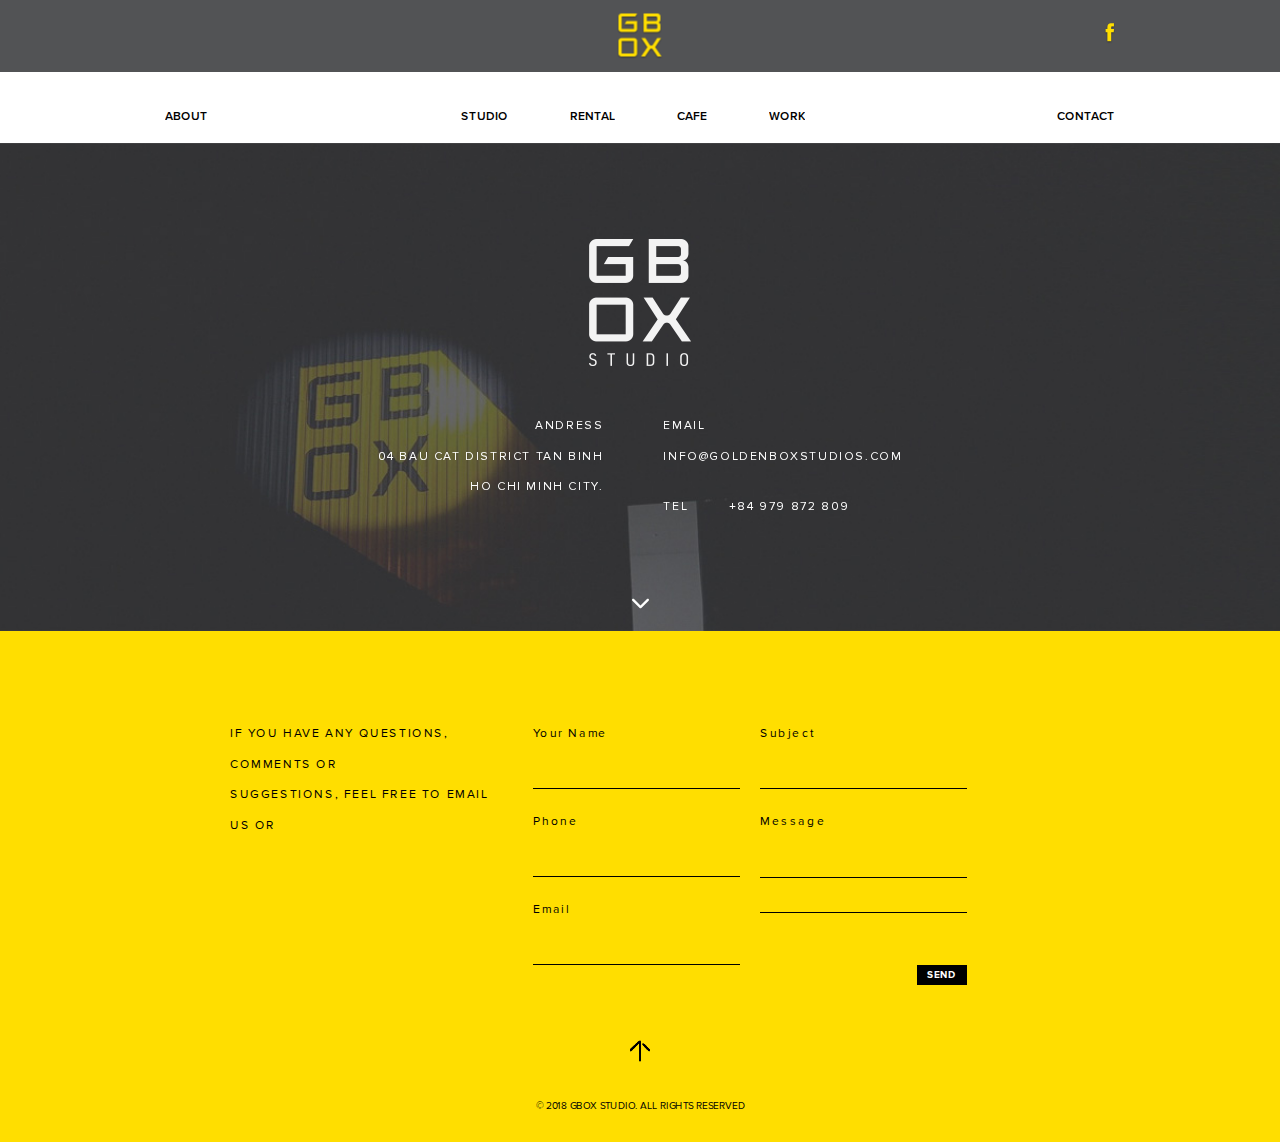
<file: contact.html>
<!DOCTYPE html>
<html>
  <head>
    <meta charset="UTF-8" />
    <meta name="viewport" content="width=device-width, initial-scale=1.0" />
    <meta http-equiv="X-UA-Compatible" content="IE=edge,chrome=1" />
    <title>CONTAC US</title>
    <link rel="icon" href="/img/logo-icon/mainLOGO.png" />
    <meta name="title" content="" />
    <meta name="description" content="" />
    <!-- meta facebook -->
    <meta property="og:locale" content="vi" />
    <meta property="og:type" content="article" />
    <meta property="og:title" content="Trang chủ" />
    <meta property="og:description" content="" />
    <meta property="og:url" content="" />
    <meta property="og:site_name" content="" />
    <meta property="og:image" content="" />

    <link rel="stylesheet" href="dest/style.min.css" />
    <link rel="stylesheet" href="dest/fonts.css" />
  </head>

  <body class="noScroll">
    <h1 style="display: none">hiii</h1>
    <div class="loading active">
      <img src="./img/logo-icon/loading.svg" alt="" />
    </div>
    <header class="header header-contact">
      <div class="bgopacity"></div>
      <div class="header__top">
        <div class="container">
          <nav class="nav">
            <ul>
              <li><a href="./about.html">about</a></li>
              <li><a href="./studio.html">studio</a></li>
              <li><a href="./rental.html">rental</a></li>
              <li><a href="./cafe.html">cafe</a></li>
              <li><a href="./allworks.html">work</a></li>
              <li><a href="./contact.html">contact</a></li>
            </ul>
          </nav>
          <div class="btnmenu"><span></span></div>
          <a href="./index.html"
            ><img class="logo" src="./img/logo-icon/mainLOGO.png" alt="logo"
          /></a>
          <i><img src="./img/logo-icon/fbYellow.svg" alt="fb" /></i>
        </div>
      </div>
      <ul class="header__menu">
        <div class="container">
          <li><a href="./about.html" data-hover="ABOUT">about</a></li>
          <ul class="header__menu-mid">
            <li><a href="./studio.html" data-hover="STUDIO">studio</a></li>
            <li><a href="./rental.html" data-hover="RENTAL">rental</a></li>
            <li><a href="./cafe.html" data-hover="CAFE">cafe</a></li>
            <li><a href="./allworks.html" data-hover="WORK">work</a></li>
          </ul>
          <li><a href="./contact.html" data-hover="CONTACT">contact</a></li>
        </div>
      </ul>
    </header>
    <main class="contact">
      <div class="container">
        <div
          class="contact__logo"
          data-aos="fade-down"
          data-aos-duration="3000"
        >
          <img src="./img/logo-icon/contactLOGO.png" alt="" />
        </div>
        <div class="footer__left">
          <div
            class="footer__top"
            data-aos="fade-left"
            data-aos-duration="3000"
          >
            <p>email</p>
            <p>info@goldenboxstudios.com</p>
            <br />
            <p>Tel <span style="margin-left: 36px">+84 979 872 809</span></p>
          </div>
          <div
            class="footer__bottom"
            data-aos="fade-right"
            data-aos-duration="3000"
          >
            <p>andress</p>
            <p>04 bau cat district tan binh</p>
            <p>ho chi minh city.</p>
          </div>
        </div>
        <img class="svg" src="./img/logo-icon/arrowDown.svg" alt="" />
      </div>
    </main>
    <footer class="footer footer__contact">
      <div class="container">
        <div class="footer__right">
          <div class="footer__top">
            <p>If you have any questions,</p>
            <p>comments or</p>
            <p>suggestions, feel free to email</p>
            <p>us or</p>
          </div>
          <form class="footer__bottom footer__form">
            <div class="footer__form-left">
              <p>Your Name</p>
              <input type="text" />
              <p>Phone</p>
              <input type="text" />
              <p>Email</p>
              <input type="text" />
            </div>
            <div class="footer__form-right">
              <p>Subject</p>
              <input type="text" />
              <p>Message</p>
              <textarea></textarea>
              <button>send</button>
            </div>
          </form>
        </div>
      </div>
      <div class="creator">
        <i class="backtotop-footer"
          ><img src="./img/logo-icon/backToTop.svg" alt=""
        /></i>
        <p>© 2018 GBOX STUDIO. All rights reserved</p>
      </div>
    </footer>

    <script type="text/javascript" src="dest/jsmain.min.js"></script>
    <script type="text/javascript" src="dest/main.js"></script>
  </body>
</html>
</file>
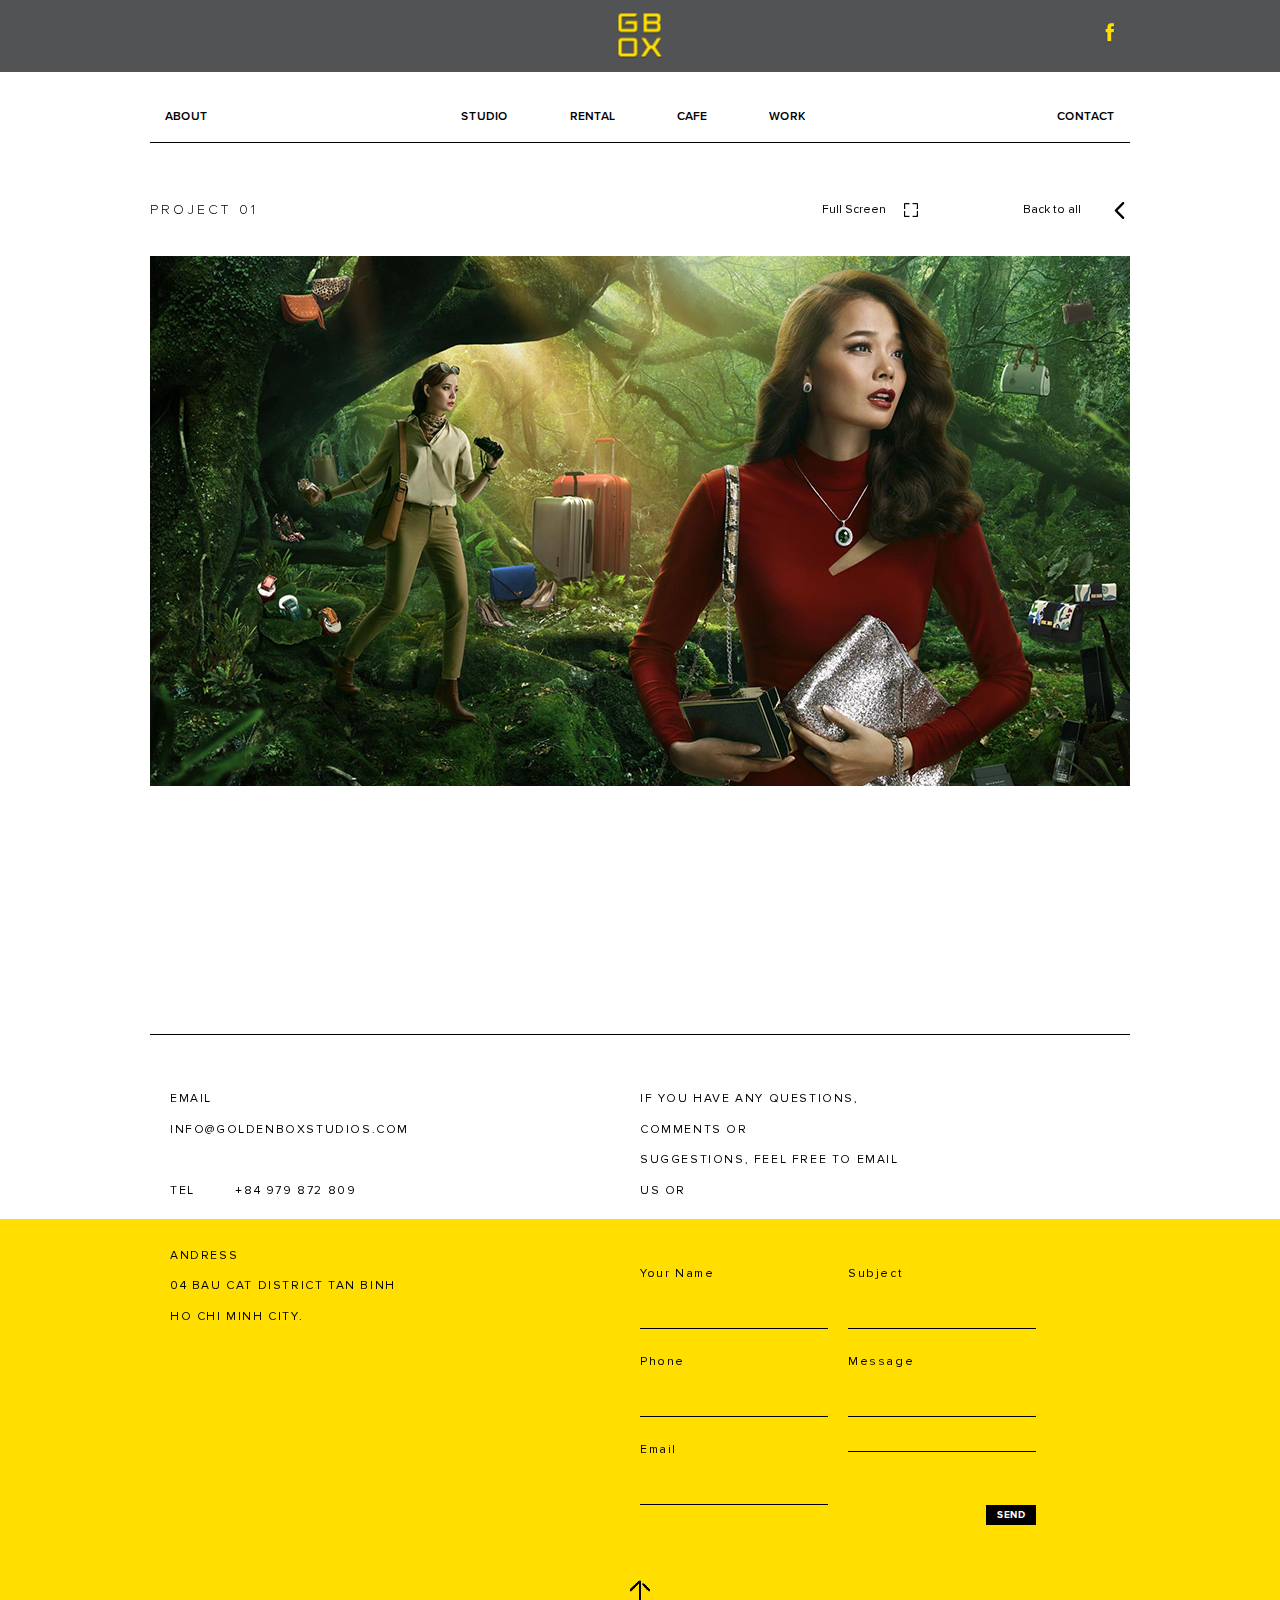
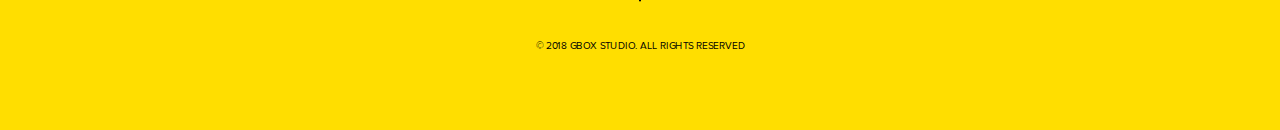
<file: projectDetail.html>
<!DOCTYPE html>
<html>
  <head>
    <meta charset="UTF-8" />
    <meta name="viewport" content="width=device-width, initial-scale=1.0" />
    <meta http-equiv="X-UA-Compatible" content="IE=edge,chrome=1" />
    <title>PRODUCT DETAIL</title>
    <link rel="icon" href="/img/logo-icon/mainLOGO.png" />
    <meta name="title" content="" />
    <meta name="description" content="" />
    <!-- meta facebook -->
    <meta property="og:locale" content="vi" />
    <meta property="og:type" content="article" />
    <meta property="og:title" content="Trang chủ" />
    <meta property="og:description" content="" />
    <meta property="og:url" content="" />
    <meta property="og:site_name" content="" />
    <meta property="og:image" content="" />

    <link rel="stylesheet" href="dest/style.min.css" />
    <link rel="stylesheet" href="dest/fonts.css" />
  </head>

  <body class="noScroll">
    <h1 style="display: none">hiii</h1>
    <div class="loading active">
      <img src="./img/logo-icon/loading.svg" alt="" />
    </div>
    <header class="header">
      <div class="bgopacity"></div>
      <div class="header__top">
        <div class="container">
          <nav class="nav">
            <ul>
              <li><a href="./about.html">about</a></li>
              <li><a href="./studio.html">studio</a></li>
              <li><a href="./rental.html">rental</a></li>
              <li><a href="./cafe.html">cafe</a></li>
              <li><a href="./allworks.html">work</a></li>
              <li><a href="./contact.html">contact</a></li>
            </ul>
          </nav>
          <div class="btnmenu"><span></span></div>
          <a href="./index.html"
            ><img class="logo" src="./img/logo-icon/mainLOGO.png" alt="logo"
          /></a>
          <i><img src="./img/logo-icon/fbYellow.svg" alt="fb" /></i>
        </div>
      </div>
      <ul class="header__menu">
        <div class="container">
          <li><a href="./about.html" data-hover="ABOUT">about</a></li>
          <ul class="header__menu-mid">
            <li><a href="./studio.html" data-hover="STUDIO">studio</a></li>
            <li><a href="./rental.html" data-hover="RENTAL">rental</a></li>
            <li><a href="./cafe.html" data-hover="CAFE">cafe</a></li>
            <li><a href="./allworks.html" data-hover="WORK">work</a></li>
          </ul>
          <li><a href="./contact.html" data-hover="CONTACT">contact</a></li>
        </div>
      </ul>
    </header>
    <main class="project__detail">
      <div class="project__detail-title" data-aos="fade-down">
        <div class="container">
          <h3>project 01</h3>
          <div class="project__detail-title-btn">
            <div class="smallbtn fullscreen">
              <span> Full Screen</span>
              <img src="./img/logo-icon/fullScreen.svg" alt="arrow" />
            </div>
            <a href="./allworks.html" class="smallbtn backtoall">
              <span>Back to all</span>
              <img src="./img/logo-icon/arrowDown.svg" alt="arrow" />
            </a>
          </div>
        </div>
      </div>
      <div class="project__detail-img" data-aos="zoom-in-down">
        <div class="container">
          <img src="./img/project/projectDetail.jpg" alt="projectDetail" />
        </div>
      </div>
      <div class="project__detail-content">
        <div class="container">
          <div class="project__detail-content-wrap">
            <div class="project__detail-content-left" data-aos="fade-right">
              <h3>Description</h3>
              <p>
                Lorem ipsum dolor sit amet, consectetur adipiscing elit. Donec
                ut ornare est, malesuada eleifend urna. Ut vel felis vel elit
                auctor efficitur. Nulla pellentesque vestibulum elit, at
                condimentum felis sollicitudin quis.
              </p>
            </div>
            <div class="project__detail-content-mid" data-aos="fade-up">
              <h3>client</h3>
              <p><span>Gucci</span></p>
            </div>
            <div class="project__detail-content-right" data-aos="fade-left">
              <h3>about team</h3>
              <p>DOP : <span>Yeen Yeen</span></p>
              <p>Photographers : <span>Eric Huynh</span></p>
              <p>Art Director : <span>Hoang Thanh</span></p>
            </div>
          </div>
        </div>
      </div>
    </main>
    <footer class="footer">
      <div class="container">
        <div class="footer__left">
          <div class="footer__top">
            <p>email</p>
            <p>info@goldenboxstudios.com</p>
            <p class="empty">hi</p>
            <p>Tel <span style="margin-left: 36px">+84 979 872 809</span></p>
          </div>
          <div class="footer__bottom">
            <p>andress</p>
            <p>04 bau cat district tan binh</p>
            <p>ho chi minh city.</p>
          </div>
        </div>
        <div class="footer__right">
          <div class="footer__top">
            <p>If you have any questions,</p>
            <p>comments or</p>
            <p>suggestions, feel free to email</p>
            <p>us or</p>
          </div>
          <form class="footer__bottom footer__form">
            <div class="footer__form-left">
              <p>Your Name</p>
              <input type="text" />
              <p>Phone</p>
              <input type="text" />
              <p>Email</p>
              <input type="text" />
            </div>
            <div class="footer__form-right">
              <p>Subject</p>
              <input type="text" />
              <p>Message</p>
              <textarea></textarea>
              <button>send</button>
            </div>
          </form>
        </div>
      </div>
      <div class="creator">
        <i class="backtotop-footer"
          ><img src="./img/logo-icon/backToTop.svg" alt=""
        /></i>
        <p>© 2018 GBOX STUDIO. All rights reserved</p>
      </div>
    </footer>
    <div class="footer__yellowbg"></div>
    <div class="backtotop">
      <img src="./img/logo-icon/arrowUp.svg" alt="arrow" class="svg" />
    </div>
    <script type="text/javascript" src="dest/jsmain.min.js"></script>
    <script type="text/javascript" src="dest/main.js"></script>
  </body>
</html>
</file>
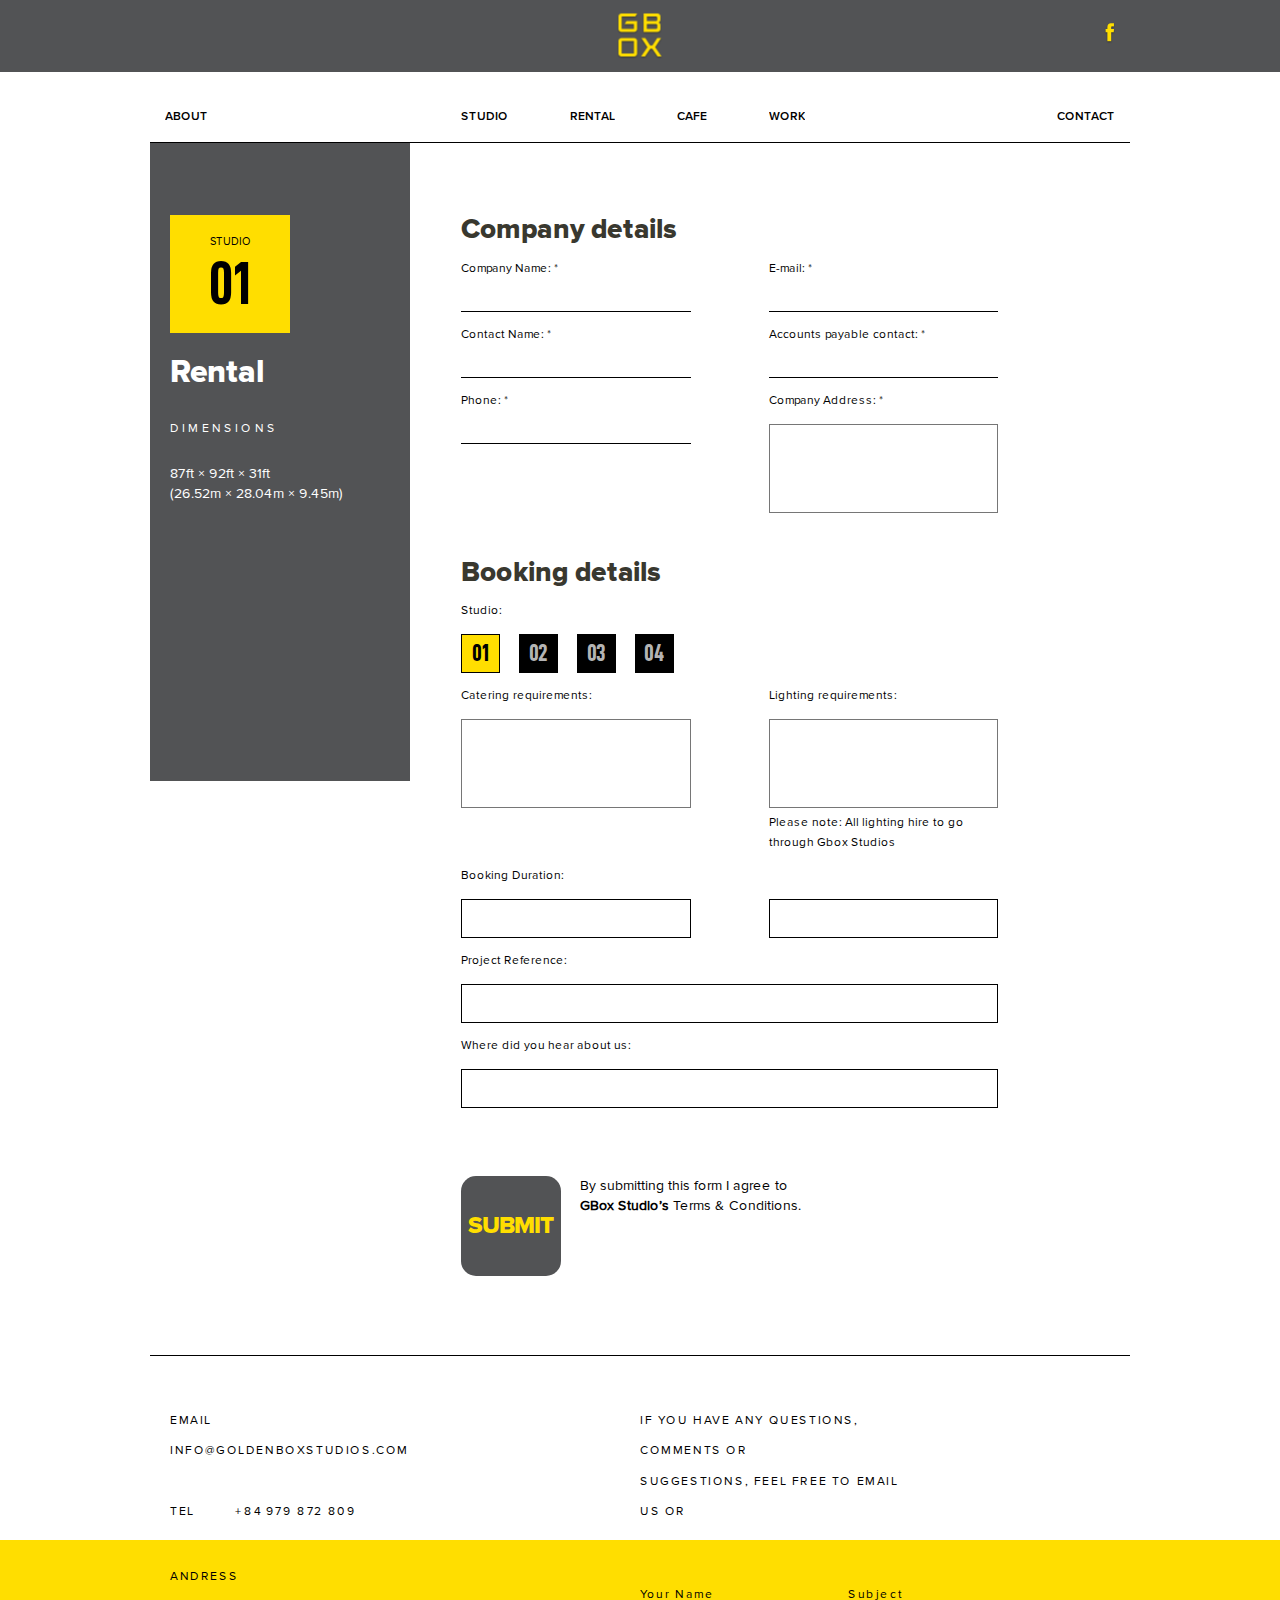
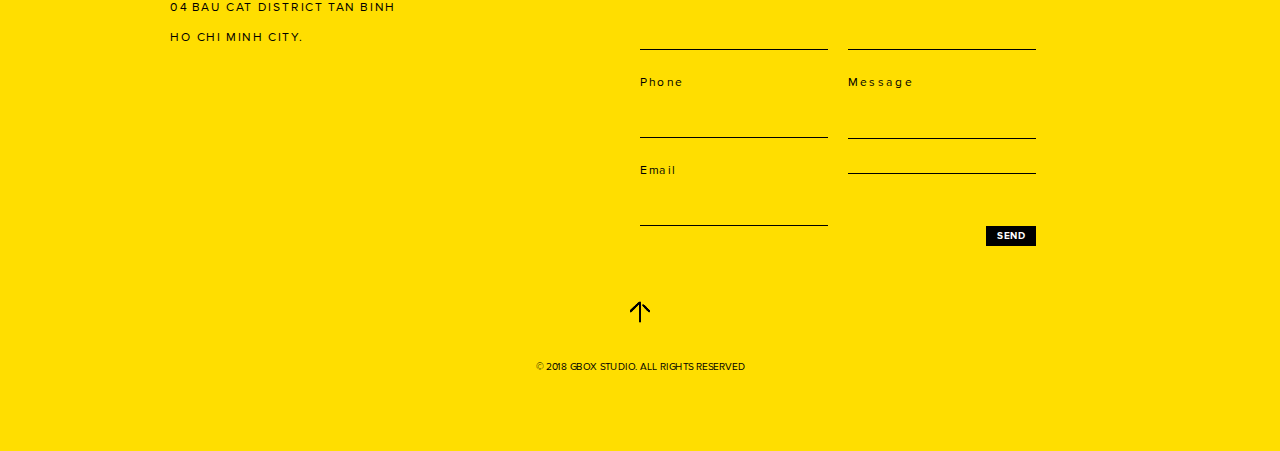
<file: rental.html>
<!DOCTYPE html>
<html>
  <head>
    <meta charset="UTF-8" />
    <meta name="viewport" content="width=device-width, initial-scale=1.0" />
    <meta http-equiv="X-UA-Compatible" content="IE=edge,chrome=1" />
    <title>RENTAL</title>
    <link rel="icon" href="/img/logo-icon/mainLOGO.png" />
    <meta name="title" content="" />
    <meta name="description" content="" />
    <!-- meta facebook -->
    <meta property="og:locale" content="vi" />
    <meta property="og:type" content="article" />
    <meta property="og:title" content="Trang chủ" />
    <meta property="og:description" content="" />
    <meta property="og:url" content="" />
    <meta property="og:site_name" content="" />
    <meta property="og:image" content="" />

    <link rel="stylesheet" href="dest/style.min.css" />
    <link rel="stylesheet" href="dest/fonts.css" />
  </head>

  <body class="noScroll">
    <h1 style="display: none">hiii</h1>
    <div class="loading active">
      <img src="./img/logo-icon/loading.svg" alt="" />
    </div>
    <header class="header">
      <div class="bgopacity"></div>
      <div class="header__top">
        <div class="container">
          <nav class="nav">
            <ul>
              <li><a href="./about.html">about</a></li>
              <li><a href="./studio.html">studio</a></li>
              <li><a href="./rental.html">rental</a></li>
              <li><a href="./cafe.html">cafe</a></li>
              <li><a href="./allworks.html">work</a></li>
              <li><a href="./contact.html">contact</a></li>
            </ul>
          </nav>
          <div class="btnmenu"><span></span></div>
          <a href="./index.html"
            ><img class="logo" src="./img/logo-icon/mainLOGO.png" alt="logo"
          /></a>
          <i><img src="./img/logo-icon/fbYellow.svg" alt="fb" /></i>
        </div>
      </div>
      <ul class="header__menu">
        <div class="container">
          <li><a href="./about.html" data-hover="ABOUT">about</a></li>
          <ul class="header__menu-mid">
            <li><a href="./studio.html" data-hover="STUDIO">studio</a></li>
            <li><a href="./rental.html" data-hover="RENTAL">rental</a></li>
            <li><a href="./cafe.html" data-hover="CAFE">cafe</a></li>
            <li><a href="./allworks.html" data-hover="WORK">work</a></li>
          </ul>
          <li><a href="./contact.html" data-hover="CONTACT">contact</a></li>
        </div>
      </ul>
    </header>
    <main class="rental">
      <div class="container">
        <section class="rental__tab">
          <div class="yellowtag">
            <p>studio</p>
            <p class="number">01</p>
          </div>
          <div class="rental__tab-txt">
            <h2>Rental</h2>
            <h4>dimensions</h4>
            <p>87ft × 92ft × 31ft</p>
            <p>(26.52m × 28.04m × 9.45m)</p>
          </div>
        </section>
        <section class="rental__content">
          <div class="rental__content-top">
            <h2>Company details</h2>
            <form class="rental__form">
              <div class="rental__form-left">
                <p>Company Name: *</p>
                <input type="text" />
                <p>Contact Name: *</p>
                <input type="text" />
                <p>Phone: *</p>
                <input type="text" />
              </div>
              <div class="rental__form-right">
                <p>E-mail: *</p>
                <input type="text" />
                <p>Accounts payable contact: *</p>
                <input type="text" />
                <p>Company Address: *</p>
                <textarea></textarea>
              </div>
            </form>
          </div>
          <div class="rental__content-bottom">
            <h2>Booking details</h2>
            <div class="rental__tag">
              <p>Studio:</p>
              <div class="rental__tag-wrap">
                <div class="rental__tag-item active">
                  <span>01</span>
                </div>
                <div class="rental__tag-item">
                  <span>02</span>
                </div>
                <div class="rental__tag-item">
                  <span>03</span>
                </div>
                <div class="rental__tag-item">
                  <span>04</span>
                </div>
              </div>
            </div>
            <form class="rental__form">
              <form class="rental__form-top">
                <div class="rental__form-left">
                  <p>Catering requirements:</p>
                  <textarea></textarea>
                </div>
                <div class="rental__form-right">
                  <p>Lighting requirements:</p>
                  <textarea></textarea>
                  <p class="desc">
                    Please note: All lighting hire to go through Gbox Studios
                  </p>
                </div>
              </form>
              <form class="rental__form">
                <div class="rental__form-left">
                  <p>Booking Duration:</p>
                  <input type="text" />
                </div>
                <div class="rental__form-right">
                  <p class="empty">s</p>
                  <input type="text" />
                </div>
              </form>
              <form class="rental__form --last">
                <p>Project Reference:</p>
                <input type="text" />
                <p>Where did you hear about us:</p>
                <input type="text" />
              </form>
            </form>
          </div>
          <div class="book">
            <a href="./studio.html">
              <p class="book__btn secondcolor">submit</p>
            </a>
            <span class="book__txt"
              >By submitting this form I agree to
              <span style="font-weight: bold">GBox Studio’s</span> Terms &
              Conditions.
            </span>
          </div>
        </section>
      </div>
    </main>
    <footer class="footer">
      <div class="container">
        <div class="footer__left">
          <div class="footer__top">
            <p>email</p>
            <p>info@goldenboxstudios.com</p>
            <p class="empty">hi</p>
            <p>Tel <span style="margin-left: 36px">+84 979 872 809</span></p>
          </div>
          <div class="footer__bottom">
            <p>andress</p>
            <p>04 bau cat district tan binh</p>
            <p>ho chi minh city.</p>
          </div>
        </div>
        <div class="footer__right">
          <div class="footer__top">
            <p>If you have any questions,</p>
            <p>comments or</p>
            <p>suggestions, feel free to email</p>
            <p>us or</p>
          </div>
          <form class="footer__bottom footer__form">
            <div class="footer__form-left">
              <p>Your Name</p>
              <input type="text" />
              <p>Phone</p>
              <input type="text" />
              <p>Email</p>
              <input type="text" />
            </div>
            <div class="footer__form-right">
              <p>Subject</p>
              <input type="text" />
              <p>Message</p>
              <textarea></textarea>
              <button>send</button>
            </div>
          </form>
        </div>
      </div>
      <div class="creator">
        <i class="backtotop-footer"
          ><img src="./img/logo-icon/backToTop.svg" alt=""
        /></i>
        <p>© 2018 GBOX STUDIO. All rights reserved</p>
      </div>
    </footer>
    <div class="footer__yellowbg"></div>
    <div class="backtotop">
      <img src="./img/logo-icon/arrowUp.svg" alt="arrow" class="svg" />
    </div>
    <script type="text/javascript" src="dest/jsmain.min.js"></script>
    <script type="text/javascript" src="dest/main.js"></script>
  </body>
</html>
</file>
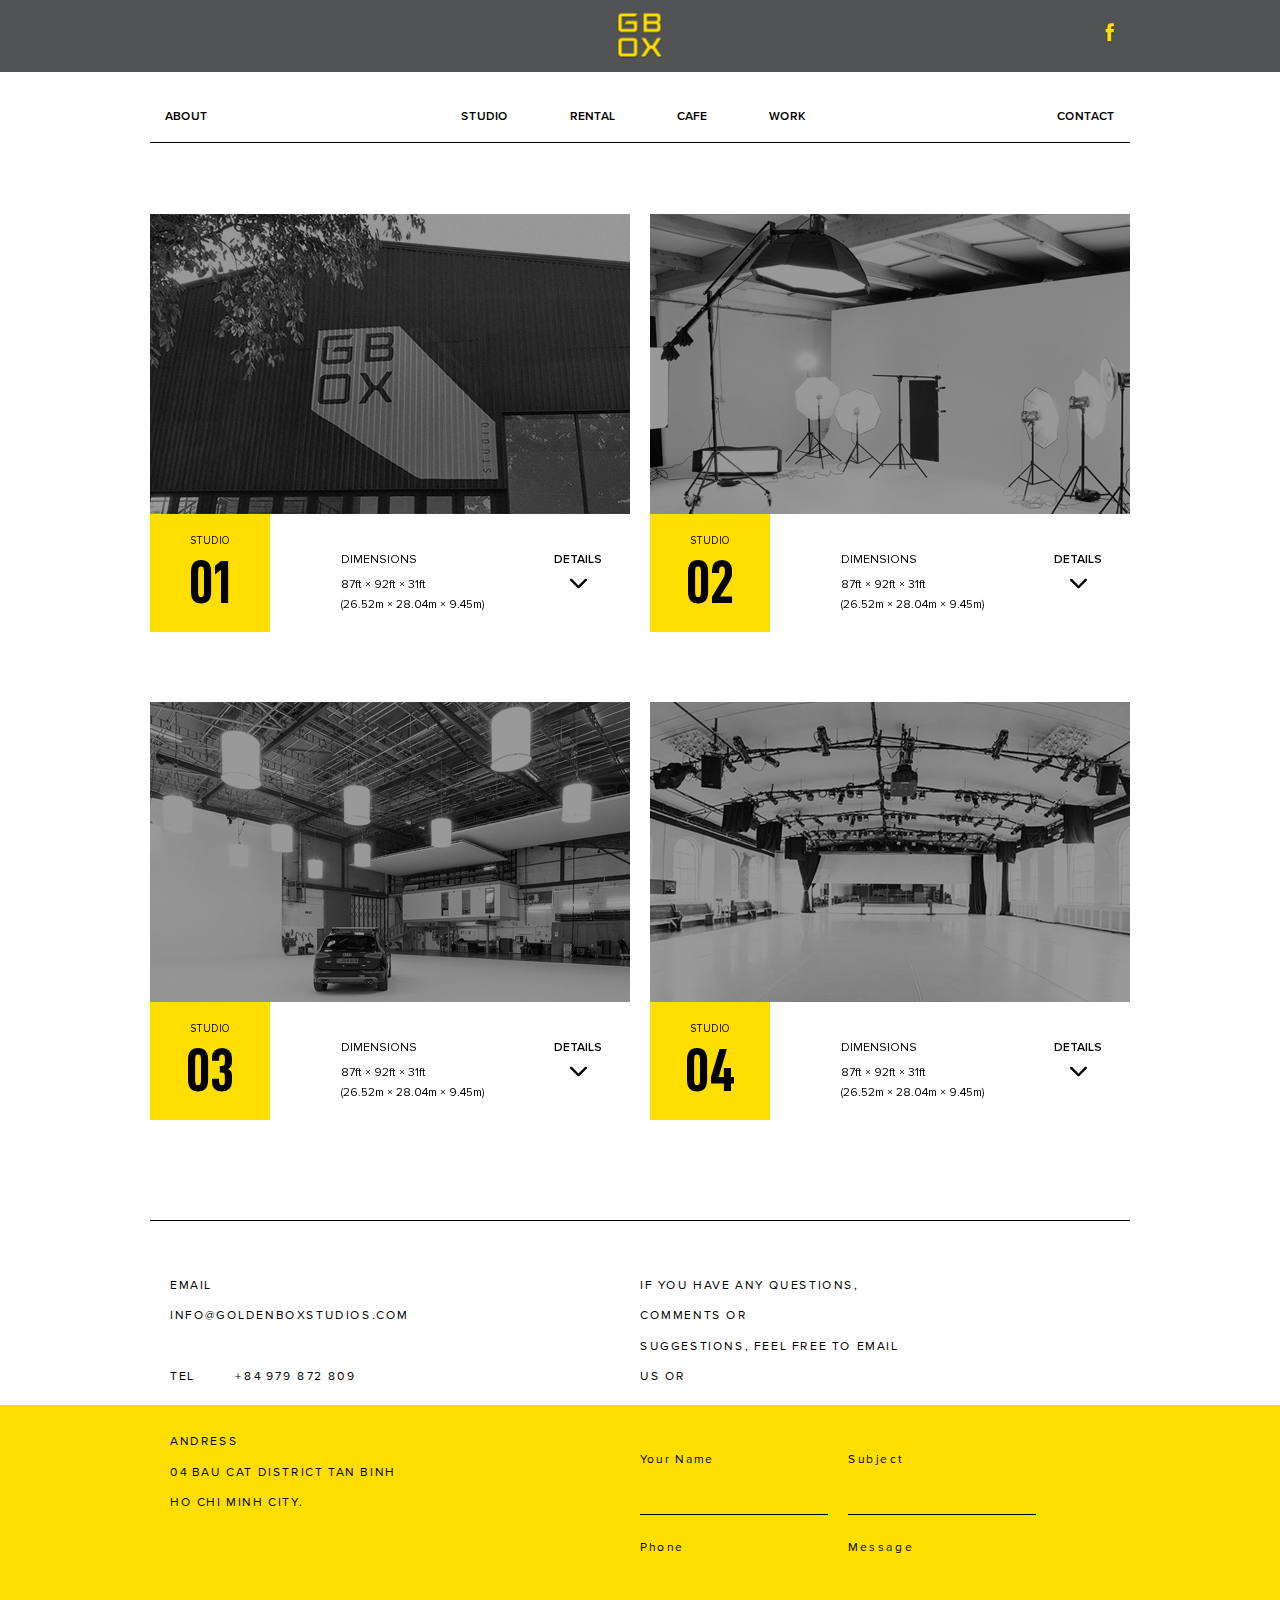
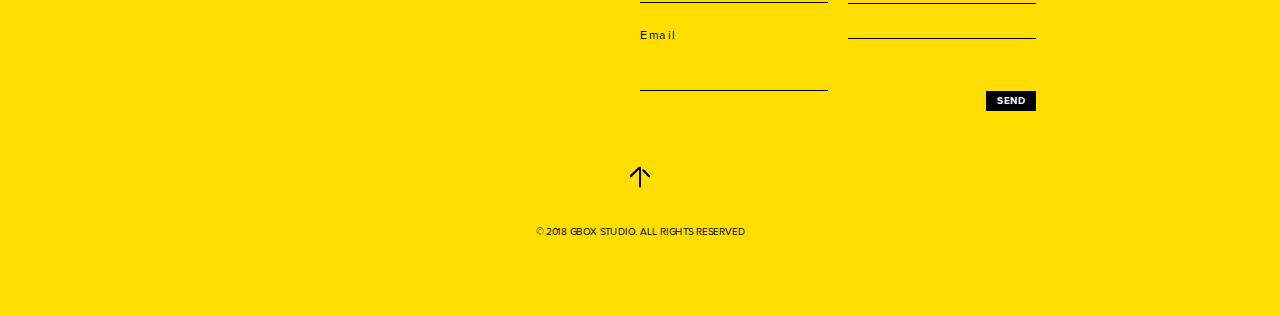
<file: studio.html>
<!DOCTYPE html>
<html>
  <head>
    <meta charset="UTF-8" />
    <meta name="viewport" content="width=device-width, initial-scale=1.0" />
    <meta http-equiv="X-UA-Compatible" content="IE=edge,chrome=1" />
    <title>STUDIO</title>
    <link rel="icon" href="/img/logo-icon/mainLOGO.png" />
    <meta name="title" content="" />
    <meta name="description" content="" />
    <!-- meta facebook -->
    <meta property="og:locale" content="vi" />
    <meta property="og:type" content="article" />
    <meta property="og:title" content="Trang chủ" />
    <meta property="og:description" content="" />
    <meta property="og:url" content="" />
    <meta property="og:site_name" content="" />
    <meta property="og:image" content="" />

    <link rel="stylesheet" href="dest/style.min.css" />
    <link rel="stylesheet" href="dest/fonts.css" />
  </head>

  <body class="noScroll">
    <h1 style="display: none">hiii</h1>
    <div class="loading active">
      <img src="./img/logo-icon/loading.svg" alt="" />
    </div>
    <header class="header">
      <div class="bgopacity"></div>
      <div class="header__top">
        <div class="container">
          <nav class="nav">
            <ul>
              <li><a href="./about.html">about</a></li>
              <li><a href="./studio.html">studio</a></li>
              <li><a href="./rental.html">rental</a></li>
              <li><a href="./cafe.html">cafe</a></li>
              <li><a href="./allworks.html">work</a></li>
              <li><a href="./contact.html">contact</a></li>
            </ul>
          </nav>
          <div class="btnmenu"><span></span></div>
          <a href="./index.html"
            ><img class="logo" src="./img/logo-icon/mainLOGO.png" alt="logo"
          /></a>
          <i><img src="./img/logo-icon/fbYellow.svg" alt="fb" /></i>
        </div>
      </div>
      <ul class="header__menu">
        <div class="container">
          <li><a href="./about.html" data-hover="ABOUT">about</a></li>
          <ul class="header__menu-mid">
            <li><a href="./studio.html" data-hover="STUDIO">studio</a></li>
            <li><a href="./rental.html" data-hover="RENTAL">rental</a></li>
            <li><a href="./cafe.html" data-hover="CAFE">cafe</a></li>
            <li><a href="./allworks.html" data-hover="WORK">work</a></li>
          </ul>
          <li><a href="./contact.html" data-hover="CONTACT">contact</a></li>
        </div>
      </ul>
    </header>
    <main class="studio">
      <div class="container">
        <div class="studio__wrap" data-aos="zoom-in-down">
          <div class="studio__item">
            <a href="./studioDetail.html">
              <div class="studio__img">
                <img src="./img/studio/studio1.jpg" alt="" />
              </div>
              <div class="studio__content">
                <div class="yellowtag">
                  <p>studio</p>
                  <p class="number">01</p>
                </div>
                <div class="studio__content-mid desc">
                  <h4>dimensions</h4>
                  <p>87ft × 92ft × 31ft</p>
                  <p>(26.52m × 28.04m × 9.45m)</p>
                </div>
                <div class="studio__content-detail">
                  <p>details</p>
                  <i
                    ><img
                      src="./img/logo-icon/arrowDown.svg"
                      alt=""
                      class="svg"
                  /></i>
                </div>
              </div>
            </a>
          </div>
          <div class="studio__item">
            <a href="./studioDetail.html">
              <div class="studio__img">
                <img src="./img/studio/studio2.jpg" alt="" />
              </div>
              <div class="studio__content">
                <div class="yellowtag">
                  <p>studio</p>
                  <p class="number">02</p>
                </div>
                <div class="studio__content-mid desc">
                  <h4>dimensions</h4>
                  <p>87ft × 92ft × 31ft</p>
                  <p>(26.52m × 28.04m × 9.45m)</p>
                </div>
                <div class="studio__content-detail">
                  <p>details</p>
                  <i
                    ><img
                      src="./img/logo-icon/arrowDown.svg"
                      alt=""
                      class="svg"
                  /></i>
                </div>
              </div>
            </a>
          </div>
          <div class="studio__item">
            <a href="./studioDetail.html">
              <div class="studio__img">
                <img src="./img/studio/studio3.jpg" alt="" />
              </div>
              <div class="studio__content">
                <div class="yellowtag">
                  <p>studio</p>
                  <p class="number">03</p>
                </div>
                <div class="studio__content-mid desc">
                  <h4>dimensions</h4>
                  <p>87ft × 92ft × 31ft</p>
                  <p>(26.52m × 28.04m × 9.45m)</p>
                </div>
                <div class="studio__content-detail">
                  <p>details</p>
                  <i
                    ><img
                      src="./img/logo-icon/arrowDown.svg"
                      alt=""
                      class="svg"
                  /></i>
                </div>
              </div>
            </a>
          </div>
          <div class="studio__item">
            <a href="./studioDetail.html">
              <div class="studio__img">
                <img src="./img/studio/studio4.jpg" alt="" />
              </div>
              <div class="studio__content">
                <div class="yellowtag">
                  <p>studio</p>
                  <p class="number">04</p>
                </div>
                <div class="studio__content-mid desc">
                  <h4>dimensions</h4>
                  <p>87ft × 92ft × 31ft</p>
                  <p>(26.52m × 28.04m × 9.45m)</p>
                </div>
                <div class="studio__content-detail">
                  <p>details</p>
                  <i
                    ><img
                      src="./img/logo-icon/arrowDown.svg"
                      alt=""
                      class="svg"
                  /></i>
                </div>
              </div>
            </a>
          </div>
        </div>
      </div>
    </main>
    <footer class="footer">
      <div class="container">
        <div class="footer__left">
          <div class="footer__top">
            <p>email</p>
            <p>info@goldenboxstudios.com</p>
            <p class="empty">hi</p>
            <p>Tel <span style="margin-left: 36px">+84 979 872 809</span></p>
          </div>
          <div class="footer__bottom">
            <p>andress</p>
            <p>04 bau cat district tan binh</p>
            <p>ho chi minh city.</p>
          </div>
        </div>
        <div class="footer__right">
          <div class="footer__top">
            <p>If you have any questions,</p>
            <p>comments or</p>
            <p>suggestions, feel free to email</p>
            <p>us or</p>
          </div>
          <form class="footer__bottom footer__form">
            <div class="footer__form-left">
              <p>Your Name</p>
              <input type="text" />
              <p>Phone</p>
              <input type="text" />
              <p>Email</p>
              <input type="text" />
            </div>
            <div class="footer__form-right">
              <p>Subject</p>
              <input type="text" />
              <p>Message</p>
              <textarea></textarea>
              <button>send</button>
            </div>
          </form>
        </div>
      </div>
      <div class="creator">
        <i class="backtotop-footer"
          ><img src="./img/logo-icon/backToTop.svg" alt=""
        /></i>
        <p>© 2018 GBOX STUDIO. All rights reserved</p>
      </div>
    </footer>
    <div class="footer__yellowbg"></div>
    <div class="backtotop">
      <img src="./img/logo-icon/arrowUp.svg" alt="arrow" class="svg" />
    </div>
    <script type="text/javascript" src="dest/jsmain.min.js"></script>
    <script type="text/javascript" src="dest/main.js"></script>
  </body>
</html>
</file>
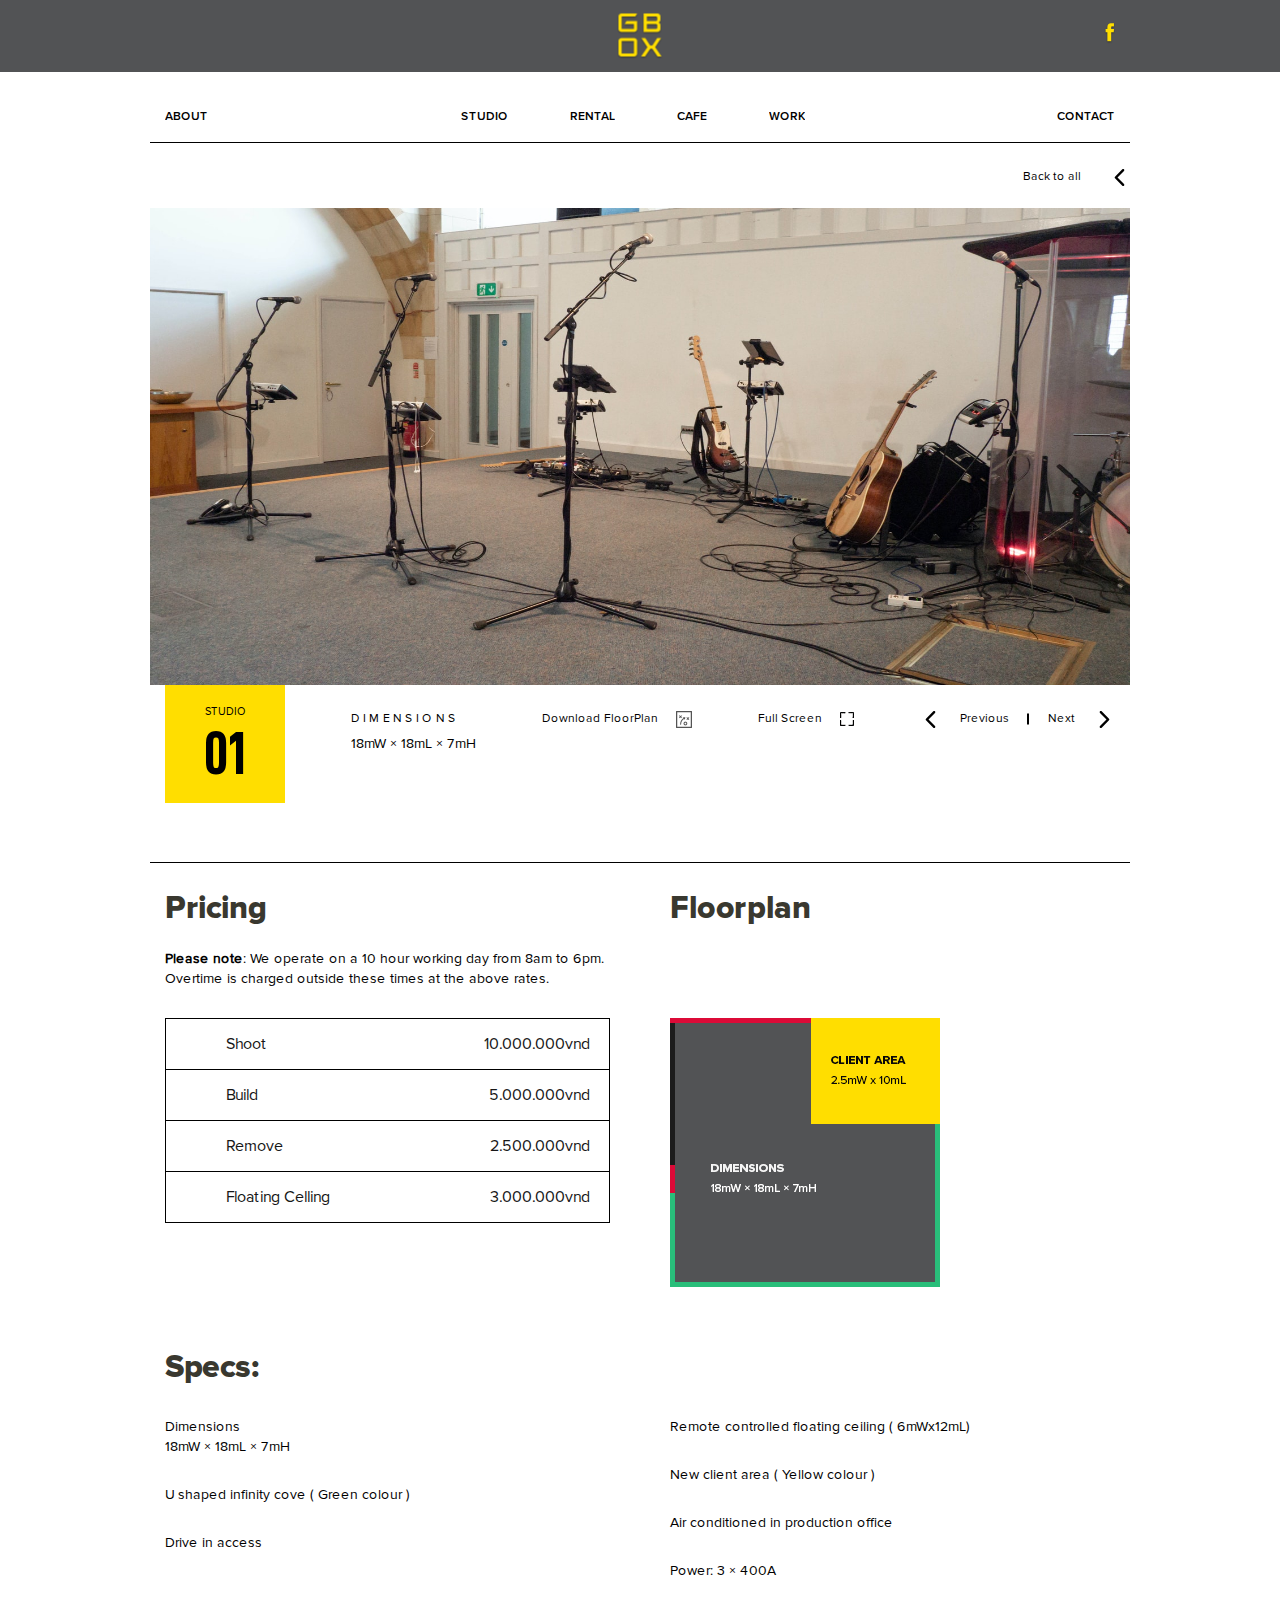
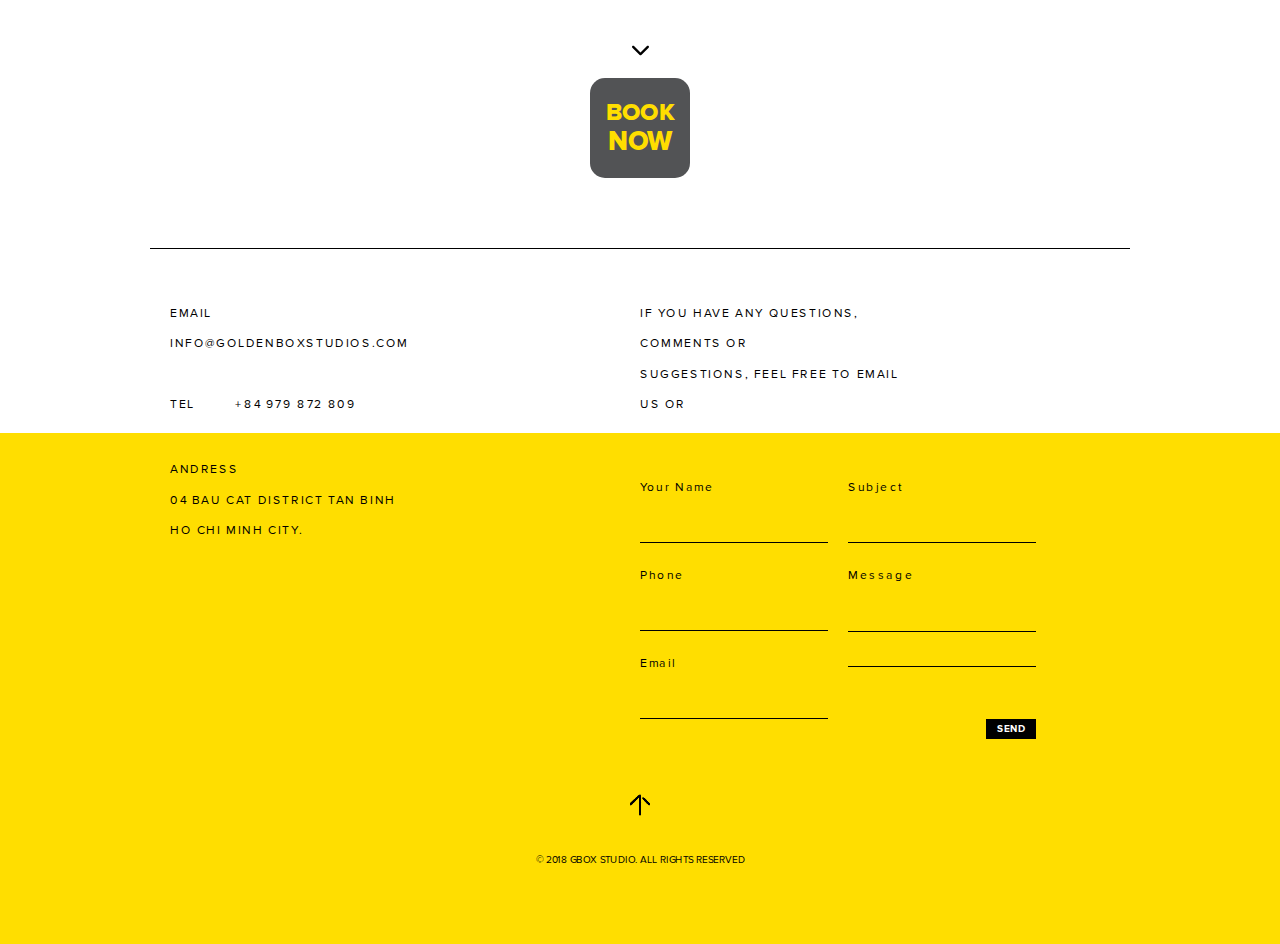
<file: studioDetail.html>
<!DOCTYPE html>
<html>
  <head>
    <meta charset="UTF-8" />
    <meta name="viewport" content="width=device-width, initial-scale=1.0" />
    <meta http-equiv="X-UA-Compatible" content="IE=edge,chrome=1" />
    <title>STUDIO DETAIL</title>
    <link rel="icon" href="/img/logo-icon/mainLOGO.png" />
    <meta name="title" content="" />
    <meta name="description" content="" />
    <!-- meta facebook -->
    <meta property="og:locale" content="vi" />
    <meta property="og:type" content="article" />
    <meta property="og:title" content="Trang chủ" />
    <meta property="og:description" content="" />
    <meta property="og:url" content="" />
    <meta property="og:site_name" content="" />
    <meta property="og:image" content="" />

    <link rel="stylesheet" href="dest/style.min.css" />
    <link rel="stylesheet" href="dest/fonts.css" />
  </head>

  <body class="noScroll">
    <h1 style="display: none">hiii</h1>
    <div class="loading active">
      <img src="./img/logo-icon/loading.svg" alt="" />
    </div>
    <header class="header">
      <div class="bgopacity"></div>
      <div class="header__top">
        <div class="container">
          <nav class="nav">
            <ul>
              <li><a href="./about.html">about</a></li>
              <li><a href="./studio.html">studio</a></li>
              <li><a href="./rental.html">rental</a></li>
              <li><a href="./cafe.html">cafe</a></li>
              <li><a href="./allworks.html">work</a></li>
              <li><a href="./contact.html">contact</a></li>
            </ul>
          </nav>
          <div class="btnmenu"><span></span></div>
          <a href="./index.html"
            ><img class="logo" src="./img/logo-icon/mainLOGO.png" alt="logo"
          /></a>
          <i><img src="./img/logo-icon/fbYellow.svg" alt="fb" /></i>
        </div>
      </div>
      <ul class="header__menu">
        <div class="container">
          <li><a href="./about.html" data-hover="ABOUT">about</a></li>
          <ul class="header__menu-mid">
            <li><a href="./studio.html" data-hover="STUDIO">studio</a></li>
            <li><a href="./rental.html" data-hover="RENTAL">rental</a></li>
            <li><a href="./cafe.html" data-hover="CAFE">cafe</a></li>
            <li><a href="./allworks.html" data-hover="WORK">work</a></li>
          </ul>
          <li><a href="./contact.html" data-hover="CONTACT">contact</a></li>
        </div>
      </ul>
    </header>
    <main class="studio__detail">
      <section class="studio__detail-top">
        <div class="container">
          <a href="./studio.html" class="smallbtn backtoall">
            <span>Back to all</span>
            <img src="./img/logo-icon/arrowDown.svg" alt="arrow" />
          </a>
          <div class="studio__detail-top-img">
            <div class="studio__detail-top-wrap">
              <img src="./img/studio/studioDetail1.jpg" alt="studiodetail1" />
              <img src="./img/studio/studioDetail2.jpg" alt="studiodetail2" />
              <img src="./img/studio/studioDetail3.jpg" alt="studiodetail3" />
              <img src="./img/studio/studioDetail4.jpg" alt="studiodetail4" />
            </div>
              <i class="prebtn"><img src="./img/logo-icon/arrowDown.svg" alt="arrow" class="svg"/></i>
              <i class="nextbtn"><img src="./img/logo-icon/arrowDown.svg" alt="arrow" class="svg"/></i>
          </div>
          <div class="studio__detail-top-content">
            <div class="yellowtag">
              <p>studio</p>
              <p class="number">01</p>
            </div>
            <div class="desc">
              <h4>dimensions</h4>
              <p>18mW × 18mL × 7mH</p>
            </div>
            <div class="smallbtn download">
              <span>Download FloorPlan</span>
              <img src="./img/logo-icon/Download.svg" alt="arrow" />
            </div>
            <div class="smallbtn fullscreen">
              <span> Full Screen</span>
              <img src="./img/logo-icon/fullScreen.svg" alt="arrow" />
            </div>

            <div class="smallbtn slidebtn">
              <div class="prebtn">
                <img src="./img/logo-icon/arrowDown.svg" alt="arrow" class="svg"/>
                <span> Previous</span>
              </div>
              <div class="nextbtn">
                <span> Next</span>
                <img src="./img/logo-icon/arrowDown.svg" alt="arrow" class="svg"/>
              </div>
            </div>
          </div>
        </div>
      </section>
      <section class="studio__detail-bottom">
        <div class="container">
          <div class="studio__detail-bottom-wraptop">
            <div class="studio__detail-bottom-left">
              <h3>Pricing</h3>
              <p class="desc">
                <span style="font-weight: bold">Please note</span>: We operate on
                a 10 hour working day from 8am to 6pm. Overtime is charged outside
                these times at the above rates.
              </p>
              <ul class="studio__detail-bottom-table">
                <li >
                  <span>Shoot</span>
                  <span>10.000.000vnd</span>
                </li>
                <li >
                  <span>Build</span>
                  <span>5.000.000vnd</span>
                </li>
                <li >
                  <span>Remove</span>
                  <span>2.500.000vnd</span>
                </li>
                <li >
                  <span>Floating Celling</span>
                  <span>3.000.000vnd</span>
                </l>
              </ul>
            </div>
            <div class="studio__detail-bottom-right">
              <div class="studio__detail-bottom-floorplan">
                <h3>Floorplan</h3>
                <img src="./img/studio/floorPlan.png" alt="">
              </div>

            </div>
          </div>
          <h3 class="specs">Specs:</h3>
          <div class="studio__detail-bottom-wrapbottom">
            <div class="studio__detail-bottom-left">
               <p>Dimensions</p>
               <p class="number">18mW × 18mL × 7mH </p>
               <p class="light">U shaped infinity cove ( Green colour )</p>
               <p class="light">Drive in access</p>
            </div>
            <div class="studio__detail-bottom-right">
              <p class="light">Remote controlled floating ceiling ( 6mWx12mL)</p>
               <p class="light">New client area ( Yellow colour )</p>
               <p class="light">Air conditioned in production office</p>
               <p class="light --last">Power: 3 × 400A</p>
            </div>
          
          </div>

        </div>
        <div class="book">
          <img class="book__arrow" src="./img/logo-icon/arrowDown.svg" alt="">
         <a href="./rental.html">
          <p class="book__btn secondcolor">book <span>now</span></p>
        </a> 
        </div>
      </section>
    </main>
    <footer class="footer">
      <div class="container">
        <div class="footer__left">
          <div class="footer__top">
            <p>email</p>
            <p>info@goldenboxstudios.com</p>
            <p class="empty">hi</p>
            <p>Tel <span style="margin-left: 36px">+84 979 872 809</span></p>
          </div>
          <div class="footer__bottom">
            <p>andress</p>
            <p>04 bau cat district tan binh</p>
            <p>ho chi minh city.</p>
          </div>
        </div>
        <div class="footer__right">
          <div class="footer__top">
            <p>If you have any questions,</p>
            <p>comments or</p>
            <p>suggestions, feel free to email</p>
            <p>us or</p>
          </div>
          <form class="footer__bottom footer__form">
            <div class="footer__form-left">
              <p>Your Name</p>
              <input type="text" />
              <p>Phone</p>
              <input type="text" />
              <p>Email</p>
              <input type="text" />
            </div>
            <div class="footer__form-right">
              <p>Subject</p>
              <input type="text" />
              <p>Message</p>
              <textarea></textarea>
              <button>send</button>
            </div>
          </form>
        </div>
      </div>
      <div class="creator">
        <i class="backtotop-footer"
          ><img src="./img/logo-icon/backToTop.svg" alt=""
        /></i>
        <p>© 2018 GBOX STUDIO. All rights reserved</p>
      </div>
    </footer>
    <div class="footer__yellowbg"></div>
    <div class="backtotop">
      <img src="./img/logo-icon/arrowUp.svg" alt="arrow" class="svg" />
    </div>
    <script type="text/javascript" src="dest/jsmain.min.js"></script>
    <script type="text/javascript" src="dest/main.js"></script>
  </body>
</html>
</file>
<file: dest/fonts.css>
/* FONT FACE - font-display: fallback; */
@font-face {
    font-family: "pnB";
    src: url("../fonts/ProximaNova-Bold.woff2") format("woff2"), url("../fonts/ProximaNova-Bold.woff") format("woff");
    font-weight: bold;
    font-style: normal;
    font-display: swap;
}

@font-face {
    font-family: "pnSB";
    src: url("../fonts/ProximaNova-Semibold.woff2") format("woff2"),
        url("../fonts/ProximaNova-Semibold.woff") format("woff");
    font-weight: 600;
    font-style: normal;
    font-display: swap;
}

@font-face {
    font-family: "pnR";
    src: url("../fonts/ProximaNova-Regular.woff2") format("woff2"),
        url("../fonts/ProximaNova-Regular.woff") format("woff");
    font-weight: normal;
    font-style: normal;
    font-display: swap;
}

@font-face {
    font-family: "pnL";
    src: url("../fonts/ProximaNova-Light.woff2") format("woff2"), url("../fonts/ProximaNova-Light.woff") format("woff");
    font-weight: 300;
    font-style: normal;
    font-display: swap;
}

@font-face {
    font-family: "pnEB";
    src: url("../fonts/ProximaNova-Extrabld.woff2") format("woff2"),
        url("../fonts/ProximaNova-Extrabld.woff") format("woff");
    font-weight: bold;
    font-style: normal;
    font-display: swap;
}

@font-face {
    font-family: "DB";
    src: url("../fonts/D-DINCondensed-Bold.woff2") format("woff2"),
        url("../fonts/D-DINCondensed-Bold.woff") format("woff");
    font-weight: bold;
    font-style: normal;
    font-display: swap;
}
</file>
<file: dest/style.min.css>
html,body,div,span,applet,object,iframe,h1,h2,h3,h4,h5,h6,p,blockquote,pre,a,abbr,acronym,address,big,cite,code,del,dfn,em,img,ins,kbd,q,s,samp,small,strike,strong,sub,sup,tt,var,b,u,i,center,dl,dt,dd,ol,ul,li,fieldset,form,label,legend,table,caption,tbody,tfoot,thead,tr,th,td,article,aside,canvas,details,embed,figure,figcaption,footer,header,hgroup,menu,nav,output,ruby,section,summary,time,mark,audio,video{margin:0;padding:0;border:0;font-size:100%;font:inherit;vertical-align:baseline}article,aside,details,figcaption,figure,footer,header,hgroup,menu,nav,section{display:block}body{line-height:1}ol,ul{list-style:none}a{text-decoration:none;color:black}a:visited{color:black}textarea{resize:none}blockquote,q{quotes:none}blockquote:before,blockquote:after,q:before,q:after{content:"";content:none}table{border-collapse:collapse;border-spacing:0}*::before,*::after{box-sizing:inherit}@-ms-viewport{width:device-width}*{-webkit-font-smoothing:antialiased;-moz-osx-font-smoothing:grayscale;font-smooth:antialiased;text-rendering:optimizeLegibility;box-sizing:border-box;appearance:none;-moz-appearance:none;-webkit-appearance:none}html,body{width:100%;max-width:1920px;margin:auto;font-size:16px;font-family:pnR;line-height:normal;color:#171717;text-transform:none;background:#fff;scroll-behavior:smooth;position:relative;overflow-x:hidden}html::-webkit-scrollbar,body::-webkit-scrollbar{width:5px}html::-webkit-scrollbar-track,body::-webkit-scrollbar-track{background:#000}html::-webkit-scrollbar-thumb,body::-webkit-scrollbar-thumb{background:#ddd}html .container,body .container{width:100%;padding-right:15px;padding-left:15px;margin-right:auto;margin-left:auto}html .container-fluid,body .container-fluid{width:100%;padding-right:30px;padding-left:30px;margin-right:auto;margin-left:auto}@media screen and (max-width: 767px){html .container-fluid,body .container-fluid{padding-right:15px;padding-left:15px}}html .row,body .row{display:-webkit-box;display:-ms-flexbox;display:flex;-ms-flex-wrap:wrap;flex-wrap:wrap;margin-right:-15px;margin-left:-15px}html .no-gutters,body .no-gutters{margin-right:0;margin-left:0}html .no-gap>.col,html .no-gap>[class*="col-"],body .no-gap>.col,body .no-gap>[class*="col-"]{padding-right:0;padding-left:0}@media (min-width: 576px){html .container,body .container{max-width:540px}}@media (min-width: 768px){html .container,body .container{max-width:720px}}@media (min-width: 992px){html .container,body .container{max-width:960px}}@media (min-width: 1200px){html .container,body .container{max-width:980px}}html .mainwrapper,body .mainwrapper{width:100%;margin:auto;opacity:1;pointer-events:auto}img{max-width:100%}.backtotop-footer{margin-bottom:22px;cursor:pointer}.backtotop-footer img{animation:rotateButton 3s linear forwards infinite;-webkit-animation:rotateButton 3s linear forwards infinite;-moz-animation:rotateButton 3s linear forwards infinite;-ms-animation:rotateButton 3s linear forwards infinite;-o-animation:rotateButton 3s linear forwards infinite;transition:.4s;-webkit-transition:.4s;-moz-transition:.4s;-ms-transition:.4s;-o-transition:.4s}@-webkit-keyframes rotateButton{0%{transform:perspective(100px) rotate(0deg)}25%{transform:perspective(100px) rotateX(180deg) rotateY(0)}50%{transform:perspective(100px) rotateX(180deg) rotateY(180deg)}75%{transform:perspective(100px) rotateX(0) rotateY(180deg)}100%{transform:perspective(100px) rotateX(0) rotateY(0)}}@-moz-keyframes rotateButton{0%{transform:perspective(100px) rotate(0deg)}25%{transform:perspective(100px) rotateX(180deg) rotateY(0)}50%{transform:perspective(100px) rotateX(180deg) rotateY(180deg)}75%{transform:perspective(100px) rotateX(0) rotateY(180deg)}100%{transform:perspective(100px) rotateX(0) rotateY(0)}}@-ms-keyframes rotateButton{0%{transform:perspective(100px) rotate(0deg)}25%{transform:perspective(100px) rotateX(180deg) rotateY(0)}50%{transform:perspective(100px) rotateX(180deg) rotateY(180deg)}75%{transform:perspective(100px) rotateX(0) rotateY(180deg)}100%{transform:perspective(100px) rotateX(0) rotateY(0)}}@-o-keyframes rotateButton{0%{transform:perspective(100px) rotate(0deg)}25%{transform:perspective(100px) rotateX(180deg) rotateY(0)}50%{transform:perspective(100px) rotateX(180deg) rotateY(180deg)}75%{transform:perspective(100px) rotateX(0) rotateY(180deg)}100%{transform:perspective(100px) rotateX(0) rotateY(0)}}@keyframes rotateButton{0%{transform:perspective(100px) rotate(0deg)}25%{transform:perspective(100px) rotateX(180deg) rotateY(0)}50%{transform:perspective(100px) rotateX(180deg) rotateY(180deg)}75%{transform:perspective(100px) rotateX(0) rotateY(180deg)}100%{transform:perspective(100px) rotateX(0) rotateY(0)}}.backtotop{position:fixed;width:40px;height:40px;border-radius:50%;border:3px solid #525355;z-index:100;bottom:30px;right:30px;cursor:pointer;display:flex;align-items:center;justify-content:center;transition:.4s;-webkit-transition:.4s;-moz-transition:.4s;-ms-transition:.4s;-o-transition:.4s;opacity:0;pointer-events:none}.backtotop.active{opacity:1;pointer-events:auto}.backtotop svg{width:20px;animation:rotateArrow 1s ease-out forwards infinite;-webkit-animation:rotateArrow 1s ease-out forwards infinite;-moz-animation:rotateArrow 1s ease-out forwards infinite;-ms-animation:rotateArrow 1s ease-out forwards infinite;-o-animation:rotateArrow 1s ease-out forwards infinite;transition:.4s;-webkit-transition:.4s;-moz-transition:.4s;-ms-transition:.4s;-o-transition:.4s}.backtotop svg *{transition:.4s;-webkit-transition:.4s;-moz-transition:.4s;-ms-transition:.4s;-o-transition:.4s;fill:#525355}@-webkit-keyframes rotateArrow{0%{transform:rotate(0);-webkit-transform:rotate(0);-moz-transform:rotate(0);-ms-transform:rotate(0);-o-transform:rotate(0);transition:.4s;-webkit-transition:.4s;-moz-transition:.4s;-ms-transition:.4s;-o-transition:.4s}50%{transform:rotate(390deg);-webkit-transform:rotate(390deg);-moz-transform:rotate(390deg);-ms-transform:rotate(390deg);-o-transform:rotate(390deg);transition:.4s;-webkit-transition:.4s;-moz-transition:.4s;-ms-transition:.4s;-o-transition:.4s}100%{transform:rotate(360deg);-webkit-transform:rotate(360deg);-moz-transform:rotate(360deg);-ms-transform:rotate(360deg);-o-transform:rotate(360deg);transition:.4s;-webkit-transition:.4s;-moz-transition:.4s;-ms-transition:.4s;-o-transition:.4s}}@-moz-keyframes rotateArrow{0%{transform:rotate(0);-webkit-transform:rotate(0);-moz-transform:rotate(0);-ms-transform:rotate(0);-o-transform:rotate(0);transition:.4s;-webkit-transition:.4s;-moz-transition:.4s;-ms-transition:.4s;-o-transition:.4s}50%{transform:rotate(390deg);-webkit-transform:rotate(390deg);-moz-transform:rotate(390deg);-ms-transform:rotate(390deg);-o-transform:rotate(390deg);transition:.4s;-webkit-transition:.4s;-moz-transition:.4s;-ms-transition:.4s;-o-transition:.4s}100%{transform:rotate(360deg);-webkit-transform:rotate(360deg);-moz-transform:rotate(360deg);-ms-transform:rotate(360deg);-o-transform:rotate(360deg);transition:.4s;-webkit-transition:.4s;-moz-transition:.4s;-ms-transition:.4s;-o-transition:.4s}}@-ms-keyframes rotateArrow{0%{transform:rotate(0);-webkit-transform:rotate(0);-moz-transform:rotate(0);-ms-transform:rotate(0);-o-transform:rotate(0);transition:.4s;-webkit-transition:.4s;-moz-transition:.4s;-ms-transition:.4s;-o-transition:.4s}50%{transform:rotate(390deg);-webkit-transform:rotate(390deg);-moz-transform:rotate(390deg);-ms-transform:rotate(390deg);-o-transform:rotate(390deg);transition:.4s;-webkit-transition:.4s;-moz-transition:.4s;-ms-transition:.4s;-o-transition:.4s}100%{transform:rotate(360deg);-webkit-transform:rotate(360deg);-moz-transform:rotate(360deg);-ms-transform:rotate(360deg);-o-transform:rotate(360deg);transition:.4s;-webkit-transition:.4s;-moz-transition:.4s;-ms-transition:.4s;-o-transition:.4s}}@-o-keyframes rotateArrow{0%{transform:rotate(0);-webkit-transform:rotate(0);-moz-transform:rotate(0);-ms-transform:rotate(0);-o-transform:rotate(0);transition:.4s;-webkit-transition:.4s;-moz-transition:.4s;-ms-transition:.4s;-o-transition:.4s}50%{transform:rotate(390deg);-webkit-transform:rotate(390deg);-moz-transform:rotate(390deg);-ms-transform:rotate(390deg);-o-transform:rotate(390deg);transition:.4s;-webkit-transition:.4s;-moz-transition:.4s;-ms-transition:.4s;-o-transition:.4s}100%{transform:rotate(360deg);-webkit-transform:rotate(360deg);-moz-transform:rotate(360deg);-ms-transform:rotate(360deg);-o-transform:rotate(360deg);transition:.4s;-webkit-transition:.4s;-moz-transition:.4s;-ms-transition:.4s;-o-transition:.4s}}@keyframes rotateArrow{0%{transform:rotate(0);-webkit-transform:rotate(0);-moz-transform:rotate(0);-ms-transform:rotate(0);-o-transform:rotate(0);transition:.4s;-webkit-transition:.4s;-moz-transition:.4s;-ms-transition:.4s;-o-transition:.4s}50%{transform:rotate(390deg);-webkit-transform:rotate(390deg);-moz-transform:rotate(390deg);-ms-transform:rotate(390deg);-o-transform:rotate(390deg);transition:.4s;-webkit-transition:.4s;-moz-transition:.4s;-ms-transition:.4s;-o-transition:.4s}100%{transform:rotate(360deg);-webkit-transform:rotate(360deg);-moz-transform:rotate(360deg);-ms-transform:rotate(360deg);-o-transform:rotate(360deg);transition:.4s;-webkit-transition:.4s;-moz-transition:.4s;-ms-transition:.4s;-o-transition:.4s}}@media (min-width: 1024px){.backtotop:hover{transform:scale(1.2);-webkit-transform:scale(1.2);-moz-transform:scale(1.2);-ms-transform:scale(1.2);-o-transform:scale(1.2);transition:.4s;-webkit-transition:.4s;-moz-transition:.4s;-ms-transition:.4s;-o-transition:.4s;border-color:black}.backtotop:hover svg{animation:none;transition:.4s;-webkit-transition:.4s;-moz-transition:.4s;-ms-transition:.4s;-o-transition:.4s}.backtotop:hover svg *{fill:black}}.more{text-align:center;width:100px;margin:0 auto}.more a{cursor:pointer}@media (min-width: 1024px){.more a:hover .more__txt{transform:scale(1.1);-webkit-transform:scale(1.1);-moz-transform:scale(1.1);-ms-transform:scale(1.1);-o-transform:scale(1.1);transition:.4s;-webkit-transition:.4s;-moz-transition:.4s;-ms-transition:.4s;-o-transition:.4s}.more a:hover img{transform:translateY(10px) scale(1.1);-webkit-transform:translateY(10px) scale(1.1);-moz-transform:translateY(10px) scale(1.1);-ms-transform:translateY(10px) scale(1.1);-o-transform:translateY(10px) scale(1.1);transition:.4s;-webkit-transition:.4s;-moz-transition:.4s;-ms-transition:.4s;-o-transition:.4s}}.more__txt{font-size:12px;font-family:pnSB;line-height:30.48px;color:#000;text-transform:uppercase}.btnmenu{width:40px;position:relative;cursor:pointer;opacity:0;visibility:hidden}.btnmenu.active{opacity:1;visibility:visible}.btnmenu::after,.btnmenu::before,.btnmenu span{background:#ffde00;width:30px;border-radius:3px;content:"";display:block;height:3px;margin:6px 0;transition:all 0.5s ease-in-out;-webkit-transition:all 0.5s ease-in-out;-moz-transition:all 0.5s ease-in-out;-ms-transition:all 0.5s ease-in-out;-o-transition:all 0.5s ease-in-out}.btnmenu.tranform{z-index:20;transition:all 0.5s ease-in-out;-webkit-transition:all 0.5s ease-in-out;-moz-transition:all 0.5s ease-in-out;-ms-transition:all 0.5s ease-in-out;-o-transition:all 0.5s ease-in-out}.btnmenu.tranform::before{transform:translateY(4px) rotate(-25deg);-webkit-transform:translateY(4px) rotate(-25deg);-moz-transform:translateY(4px) rotate(-25deg);-ms-transform:translateY(4px) rotate(-25deg);-o-transform:translateY(4px) rotate(-25deg);width:20px;background:#fff;transition:all 0.5s ease-in-out;-webkit-transition:all 0.5s ease-in-out;-moz-transition:all 0.5s ease-in-out;-ms-transition:all 0.5s ease-in-out;-o-transition:all 0.5s ease-in-out}.btnmenu.tranform::after{background:#fff;width:20px;transform:translateY(-4px) rotate(25deg);-webkit-transform:translateY(-4px) rotate(25deg);-moz-transform:translateY(-4px) rotate(25deg);-ms-transform:translateY(-4px) rotate(25deg);-o-transform:translateY(-4px) rotate(25deg);transition:all 0.5s ease-in-out;-webkit-transition:all 0.5s ease-in-out;-moz-transition:all 0.5s ease-in-out;-ms-transition:all 0.5s ease-in-out;-o-transition:all 0.5s ease-in-out}.btnmenu.tranform span{background:#fff}.smallbtn{cursor:pointer;display:flex;align-items:center;justify-content:center;font-size:12px;font-family:pnR;line-height:30.48px;color:#000;text-transform:none}.smallbtn span{padding-right:18px}.smallbtn.backtoall span{padding-right:28px}.smallbtn.backtoall img{transform:rotate(90deg);-webkit-transform:rotate(90deg);-moz-transform:rotate(90deg);-ms-transform:rotate(90deg);-o-transform:rotate(90deg)}.slidebtn span{padding:0 19px;position:relative}.slidebtn .prebtn,.slidebtn .nextbtn{display:flex;align-items:center;justify-content:center}.slidebtn .nextbtn{transition:.4s;-webkit-transition:.4s;-moz-transition:.4s;-ms-transition:.4s;-o-transition:.4s}@media (min-width: 1024px){.slidebtn .nextbtn:hover svg{transform:rotate(-450deg) scale(1.2);-webkit-transform:rotate(-450deg) scale(1.2);-moz-transform:rotate(-450deg) scale(1.2);-ms-transform:rotate(-450deg) scale(1.2);-o-transform:rotate(-450deg) scale(1.2);transition:.4s;-webkit-transition:.4s;-moz-transition:.4s;-ms-transition:.4s;-o-transition:.4s}}.slidebtn .prebtn{transition:.4s;-webkit-transition:.4s;-moz-transition:.4s;-ms-transition:.4s;-o-transition:.4s}@media (min-width: 1024px){.slidebtn .prebtn:hover svg{transform:rotate(450deg) scale(1.2);-webkit-transform:rotate(450deg) scale(1.2);-moz-transform:rotate(450deg) scale(1.2);-ms-transform:rotate(450deg) scale(1.2);-o-transform:rotate(450deg) scale(1.2);transition:.4s;-webkit-transition:.4s;-moz-transition:.4s;-ms-transition:.4s;-o-transition:.4s}}.slidebtn .prebtn span::after{content:"";width:2px;height:11px;position:absolute;top:50%;transform:translateY(-50%);right:0;background:#000}.slidebtn svg{transform:rotate(-90deg);-webkit-transform:rotate(-90deg);-moz-transform:rotate(-90deg);-ms-transform:rotate(-90deg);-o-transform:rotate(-90deg)}.slidebtn svg:first-child{transform:rotate(90deg);-webkit-transform:rotate(90deg);-moz-transform:rotate(90deg);-ms-transform:rotate(90deg);-o-transform:rotate(90deg)}.book{display:flex}.book__btn{display:inline-block;width:100px;height:100px;color:#000;background:#ffde00;border-radius:15px;display:flex;align-items:center;justify-content:center;flex-direction:column;font-size:24px;font-family:pnEB;line-height:30.48px;color:#000;text-transform:uppercase;letter-spacing:-0.4px;text-align:center;cursor:pointer;transition:.4s;-webkit-transition:.4s;-moz-transition:.4s;-ms-transition:.4s;-o-transition:.4s}.book__btn span{font-size:27px}.book__btn.secondcolor{background:#525355;color:#ffde00}@media (min-width: 1024px){.book__btn:hover{transform:scale(1.2);-webkit-transform:scale(1.2);-moz-transform:scale(1.2);-ms-transform:scale(1.2);-o-transform:scale(1.2);transition:.4s;-webkit-transition:.4s;-moz-transition:.4s;-ms-transition:.4s;-o-transition:.4s}}.book__txt{display:inline-block;font-size:14px;font-family:pnR;line-height:20px;color:#fff;text-transform:none;margin-left:19px;width:115px;transition:.4s;-webkit-transition:.4s;-moz-transition:.4s;-ms-transition:.4s;-o-transition:.4s}.book__txt.left{margin-left:0;margin-right:19px;text-align:right}.book__txt.left.transform{transform:translateX(-20px);-webkit-transform:translateX(-20px);-moz-transform:translateX(-20px);-ms-transform:translateX(-20px);-o-transform:translateX(-20px);transition:.4s;-webkit-transition:.4s;-moz-transition:.4s;-ms-transition:.4s;-o-transition:.4s}.book__txt.transform{transform:translateX(20px);-webkit-transform:translateX(20px);-moz-transform:translateX(20px);-ms-transform:translateX(20px);-o-transform:translateX(20px);transition:.4s;-webkit-transition:.4s;-moz-transition:.4s;-ms-transition:.4s;-o-transition:.4s}.desc h4{font-size:12px;font-family:pnR;line-height:30.48px;color:#000;text-transform:uppercase}.desc p{font-size:12px;font-family:pnR;line-height:20px;color:#000;text-transform:none}.project{margin-top:40.8px;margin-bottom:75px}.project__tag{font-size:12px;font-family:pnSB;line-height:30.48px;color:#898989;text-transform:uppercase;display:flex;align-items:center;justify-content:center}.project__tag li{margin:0 20px;cursor:pointer;transition:.4s;-webkit-transition:.4s;-moz-transition:.4s;-ms-transition:.4s;-o-transition:.4s}.project__tag li.active,.project__tag li:hover{color:black;transition:.4s;-webkit-transition:.4s;-moz-transition:.4s;-ms-transition:.4s;-o-transition:.4s}.project__wrap{margin-top:20.8px;margin-bottom:32.6px;width:100%;height:100%;grid-template-columns:repeat(3, 1fr);grid-gap:40px 20px;display:none}.project__wrap.active{display:grid}.project__item{width:100%;height:100%;cursor:pointer;transition:.4s;-webkit-transition:.4s;-moz-transition:.4s;-ms-transition:.4s;-o-transition:.4s}@media (min-width: 1024px){.project__item:hover{box-shadow:0px 0px 39px -10px rgba(0,0,0,0.75);transition:.4s;-webkit-transition:.4s;-moz-transition:.4s;-ms-transition:.4s;-o-transition:.4s}.project__item:hover .project__img img{transform:translate(-50%, -50%) scale(1.1);-webkit-transform:translate(-50%, -50%) scale(1.1);-moz-transform:translate(-50%, -50%) scale(1.1);-ms-transform:translate(-50%, -50%) scale(1.1);-o-transform:translate(-50%, -50%) scale(1.1);transition:.7s;-webkit-transition:.7s;-moz-transition:.7s;-ms-transition:.7s;-o-transition:.7s}}.project__img{position:relative;overflow:hidden;min-height:190px}.project__img img{max-width:initial;min-width:100%;min-height:100%;object-fit:cover;top:50%;left:50%;transform:translate(-50%, -50%);-webkit-transform:translate(-50%, -50%);-moz-transform:translate(-50%, -50%);-ms-transform:translate(-50%, -50%);-o-transform:translate(-50%, -50%);position:absolute}.project__content{margin-top:30.8px;padding-bottom:30px;text-align:center}.project__content h4{font-size:12px;font-family:pnB;line-height:30.48px;color:#000;text-transform:uppercase;position:relative;margin-bottom:3px}.project__content h4::after{content:"";position:absolute;left:50%;transform:translateX(-50%);bottom:0;width:16px;height:3px;background:#ffde00}.project__content p{font-size:12px;font-family:pnR;line-height:20px;color:#000;text-transform:none}.project__content p span{font-style:italic}@media screen and (max-width: 767px){.project{margin-bottom:36px}.project .container{padding:0}.project__tag{display:none}.project__wrap{grid-template-columns:repeat(1, 1fr);grid-row-gap:48px}}.welcome{text-align:center;margin-top:61px}.welcome .container{padding:0 119px}.welcome h3{font-size:14px;font-family:pnL;line-height:22px;color:#000;text-transform:uppercase;letter-spacing:3.2px;text-align:center;width:100px;margin:0 auto;margin-bottom:28px}.welcome mark,.welcome .marktitle{display:inline-block;font-size:20px;font-family:pnB;line-height:20px;color:#525355;text-transform:uppercase;letter-spacing:4.8px;background:#ffde00}.welcome p{font-size:12px;font-family:arial;line-height:22px;color:#000;text-transform:none;letter-spacing:-0.4px;margin-top:27px;padding-bottom:60px;position:relative}.welcome p::before{content:"";position:absolute;width:320px;height:1px;background:#000;position:absolute;left:50%;transform:translateX(-50%);bottom:0}@media screen and (max-width: 767px){.welcome{margin-top:37px}.welcome .container{padding-right:15px;padding-left:15px}.welcome p{display:none}.welcome h3{margin-bottom:26px}}.yellowtag{display:flex;align-items:center;justify-content:center;flex-direction:column;background:#ffde00;width:120px;height:118px}.yellowtag p{font-size:11px;font-family:pnR;line-height:20px;color:#000;text-transform:uppercase;margin-bottom:-20px}.yellowtag .number{font-size:61.46px;font-family:DB;line-height:104.44px;color:#000;text-transform:none}@media (max-width: 575px){.yellowtag{width:75px;height:74px}.yellowtag p{font-size:12px;line-height:12.49px;margin-bottom:-10px}.yellowtag .number{font-size:38.38px;line-height:63.96px}}.empty{opacity:0;pointer-events:none}/*! Flickity v2.2.2
https://flickity.metafizzy.co
---------------------------------------------- */.flickity-enabled{position:relative}.flickity-enabled:focus{outline:none}.flickity-viewport{overflow:hidden;position:relative;height:100%}.flickity-slider{position:absolute;width:100%;height:100%}.flickity-enabled.is-draggable{-webkit-tap-highlight-color:transparent;-webkit-user-select:none;-moz-user-select:none;-ms-user-select:none;user-select:none}.flickity-enabled.is-draggable .flickity-viewport{cursor:move;cursor:-webkit-grab;cursor:grab}.flickity-enabled.is-draggable .flickity-viewport.is-pointer-down{cursor:-webkit-grabbing;cursor:grabbing}.flickity-button{position:absolute;background:rgba(255,255,255,0.75);border:none;color:#333}.flickity-button:hover{background:white;cursor:pointer}.flickity-button:focus{outline:none;box-shadow:0 0 0 5px #19f}.flickity-button:active{opacity:0.6}.flickity-button:disabled{opacity:0.3;cursor:auto;pointer-events:none}.flickity-button-icon{fill:currentColor}.flickity-prev-next-button{top:50%;width:44px;height:44px;border-radius:50%;transform:translateY(-50%)}.flickity-prev-next-button.previous{left:10px}.flickity-prev-next-button.next{right:10px}.flickity-rtl .flickity-prev-next-button.previous{left:auto;right:10px}.flickity-rtl .flickity-prev-next-button.next{right:auto;left:10px}.flickity-prev-next-button .flickity-button-icon{position:absolute;left:20%;top:20%;width:60%;height:60%}.flickity-page-dots{position:absolute;width:100%;bottom:-25px;padding:0;margin:0;list-style:none;text-align:center;line-height:1}.flickity-rtl .flickity-page-dots{direction:rtl}.flickity-page-dots .dot{display:inline-block;width:10px;height:10px;margin:0 8px;background:#333;border-radius:50%;opacity:0.25;cursor:pointer}.flickity-page-dots .dot.is-selected{opacity:1}.pswp__button{width:44px;height:44px;position:relative;background:none;cursor:pointer;overflow:visible;-webkit-appearance:none;display:block;border:0;padding:0;margin:0;float:right;opacity:0.75;-webkit-transition:opacity 0.2s;transition:opacity 0.2s;-webkit-box-shadow:none;box-shadow:none}.pswp__button:focus,.pswp__button:hover{opacity:1}.pswp__button:active{outline:none;opacity:0.9}.pswp__button::-moz-focus-inner{padding:0;border:0}.pswp__ui--over-close .pswp__button--close{opacity:1}.pswp__button,.pswp__button--arrow--left:before,.pswp__button--arrow--right:before{background:url(../img/logo-icon/default-skin.png) 0 0 no-repeat;background-size:264px 88px;width:44px;height:44px}@media (-webkit-min-device-pixel-ratio: 1.1), (-webkit-min-device-pixel-ratio: 1.09375), (min-resolution: 105dpi), (min-resolution: 1.1dppx){.pswp--svg .pswp__button,.pswp--svg .pswp__button--arrow--left:before,.pswp--svg .pswp__button--arrow--right:before{background-image:url(../img/logo-icon/default-skin.svg)}.pswp--svg .pswp__button--arrow--left,.pswp--svg .pswp__button--arrow--right{background:none}}.pswp__button--close{background-position:0 -44px}.pswp__button--share{background-position:-44px -44px}.pswp__button--fs{display:none}.pswp--supports-fs .pswp__button--fs{display:block}.pswp--fs .pswp__button--fs{background-position:-44px 0}.pswp__button--zoom{display:none;background-position:-88px 0}.pswp--zoom-allowed .pswp__button--zoom{display:block}.pswp--zoomed-in .pswp__button--zoom{background-position:-132px 0}.pswp--touch .pswp__button--arrow--left,.pswp--touch .pswp__button--arrow--right{visibility:hidden}.pswp__button--arrow--left,.pswp__button--arrow--right{background:none;top:50%;margin-top:-50px;width:70px;height:100px;position:absolute}.pswp__button--arrow--left{left:0}.pswp__button--arrow--right{right:0}.pswp__button--arrow--left:before,.pswp__button--arrow--right:before{content:"";top:35px;background-color:rgba(0,0,0,0.3);height:30px;width:32px;position:absolute}.pswp__button--arrow--left:before{left:6px;background-position:-138px -44px}.pswp__button--arrow--right:before{right:6px;background-position:-94px -44px}.pswp__counter,.pswp__share-modal{-webkit-user-select:none;-moz-user-select:none;-ms-user-select:none;user-select:none}.pswp__share-modal{display:block;background:rgba(0,0,0,0.5);width:100%;height:100%;top:0;left:0;padding:10px;position:absolute;z-index:1600;opacity:0;-webkit-transition:opacity 0.25s ease-out;transition:opacity 0.25s ease-out;backface-visibility:hidden;-webkit-backface-visibility:hidden;will-change:opacity}.pswp__share-modal--hidden{display:none}.pswp__share-tooltip{z-index:1620;position:absolute;background:#fff;top:56px;border-radius:2px;display:block;width:auto;right:44px;-webkit-box-shadow:0 2px 5px rgba(0,0,0,0.25);box-shadow:0 2px 5px rgba(0,0,0,0.25);-webkit-transform:translateY(6px);-ms-transform:translateY(6px);transform:translateY(6px);-webkit-transition:-webkit-transform 0.25s;transition:transform 0.25s;backface-visibility:hidden;-webkit-backface-visibility:hidden;will-change:transform}.pswp__share-tooltip a{display:block;padding:8px 12px;color:#000;text-decoration:none;font-size:14px;line-height:18px}.pswp__share-tooltip a:hover{text-decoration:none;color:#000}.pswp__share-tooltip a:first-child{border-radius:2px 2px 0 0}.pswp__share-tooltip a:last-child{border-radius:0 0 2px 2px}.pswp__share-modal--fade-in{opacity:1}.pswp__share-modal--fade-in .pswp__share-tooltip{-webkit-transform:translateY(0);-ms-transform:translateY(0);transform:translateY(0)}.pswp--touch .pswp__share-tooltip a{padding:16px 12px}a.pswp__share--facebook:before{content:"";display:block;width:0;height:0;position:absolute;top:-12px;right:15px;border:6px solid transparent;border-bottom-color:#fff;-webkit-pointer-events:none;-moz-pointer-events:none;pointer-events:none}a.pswp__share--facebook:hover{background:#3e5c9a;color:#fff}a.pswp__share--facebook:hover:before{border-bottom-color:#3e5c9a}a.pswp__share--twitter:hover{background:#55acee;color:#fff}a.pswp__share--pinterest:hover{background:#ccc;color:#ce272d}a.pswp__share--download:hover{background:#ddd}.pswp__counter{position:absolute;left:0;top:0;height:44px;font-size:13px;line-height:44px;color:#fff;opacity:0.75;padding:0 10px}.pswp__caption{position:absolute;left:0;bottom:0;width:100%;min-height:44px}.pswp__caption small{font-size:11px;color:#bbb}.pswp__caption__center{text-align:left;max-width:420px;margin:0 auto;font-size:13px;padding:10px;line-height:20px;color:#ccc}.pswp__caption--empty{display:none}.pswp__caption--fake{visibility:hidden}.pswp__preloader{width:44px;height:44px;position:absolute;top:0;left:50%;margin-left:-22px;opacity:0;-webkit-transition:opacity 0.25s ease-out;transition:opacity 0.25s ease-out;will-change:opacity;direction:ltr}.pswp__preloader__icn{width:20px;height:20px;margin:12px}.pswp__preloader--active{opacity:1}.pswp__preloader--active .pswp__preloader__icn{background:url(../img/logo-icon/preloader.gif) 0 0 no-repeat center}.pswp--css_animation .pswp__preloader--active{opacity:1}.pswp--css_animation .pswp__preloader--active .pswp__preloader__icn{-webkit-animation:clockwise 500ms linear infinite;animation:clockwise 500ms linear infinite}.pswp--css_animation .pswp__preloader--active .pswp__preloader__donut{-webkit-animation:donut-rotate 1000ms cubic-bezier(0.4, 0, 0.22, 1) infinite;animation:donut-rotate 1000ms cubic-bezier(0.4, 0, 0.22, 1) infinite}.pswp--css_animation .pswp__preloader__icn{background:none;opacity:0.75;width:14px;height:14px;position:absolute;left:50%;top:50%;transform:translate(-50%, -50%);margin:0}.pswp--css_animation .pswp__preloader__cut{position:relative;width:7px;height:14px;overflow:hidden}.pswp--css_animation .pswp__preloader__donut{-webkit-box-sizing:border-box;box-sizing:border-box;width:14px;height:14px;border:2px solid #fff;border-radius:50%;border-left-color:transparent;border-bottom-color:transparent;position:absolute;top:0;left:0;background:none;margin:0}@media screen and (max-width: 1024px){.pswp__preloader{position:relative;left:auto;top:auto;margin:0;float:right}}@-webkit-keyframes clockwise{0%{-webkit-transform:rotate(0deg);transform:rotate(0deg)}100%{-webkit-transform:rotate(360deg);transform:rotate(360deg)}}@keyframes clockwise{0%{-webkit-transform:rotate(0deg);transform:rotate(0deg)}100%{-webkit-transform:rotate(360deg);transform:rotate(360deg)}}@-webkit-keyframes donut-rotate{0%{-webkit-transform:rotate(0);transform:rotate(0)}50%{-webkit-transform:rotate(-140deg);transform:rotate(-140deg)}100%{-webkit-transform:rotate(0);transform:rotate(0)}}@keyframes donut-rotate{0%{-webkit-transform:rotate(0);transform:rotate(0)}50%{-webkit-transform:rotate(-140deg);transform:rotate(-140deg)}100%{-webkit-transform:rotate(0);transform:rotate(0)}}.pswp__ui{-webkit-font-smoothing:auto;visibility:visible;opacity:1;z-index:1550}.pswp__top-bar{position:absolute;left:0;top:0;height:44px;width:100%}.pswp__caption,.pswp__top-bar,.pswp--has_mouse .pswp__button--arrow--left,.pswp--has_mouse .pswp__button--arrow--right{backface-visibility:hidden;-webkit-backface-visibility:hidden;will-change:opacity;-webkit-transition:opacity 333ms cubic-bezier(0.4, 0, 0.22, 1);transition:opacity 333ms cubic-bezier(0.4, 0, 0.22, 1)}.pswp--has_mouse .pswp__button--arrow--left,.pswp--has_mouse .pswp__button--arrow--right{visibility:visible}.pswp__top-bar,.pswp__caption{background-color:rgba(0,0,0,0.5)}.pswp__ui--fit .pswp__top-bar,.pswp__ui--fit .pswp__caption{background-color:rgba(0,0,0,0.3)}.pswp__ui--idle .pswp__top-bar{opacity:0}.pswp__ui--idle .pswp__button--arrow--left,.pswp__ui--idle .pswp__button--arrow--right{opacity:0}.pswp__ui--hidden .pswp__top-bar,.pswp__ui--hidden .pswp__caption,.pswp__ui--hidden .pswp__button--arrow--left,.pswp__ui--hidden .pswp__button--arrow--right{opacity:0.001}.pswp__ui--one-slide .pswp__button--arrow--left,.pswp__ui--one-slide .pswp__button--arrow--right,.pswp__ui--one-slide .pswp__counter{display:none}.pswp__element--disabled{display:none !important}.pswp--minimal--dark .pswp__top-bar{background:none}[data-aos][data-aos][data-aos-duration="50"],body[data-aos-duration="50"] [data-aos]{transition-duration:50ms}[data-aos][data-aos][data-aos-delay="50"],body[data-aos-delay="50"] [data-aos]{transition-delay:0}[data-aos][data-aos][data-aos-delay="50"].aos-animate,body[data-aos-delay="50"] [data-aos].aos-animate{transition-delay:50ms}[data-aos][data-aos][data-aos-duration="100"],body[data-aos-duration="100"] [data-aos]{transition-duration:0.1s}[data-aos][data-aos][data-aos-delay="100"],body[data-aos-delay="100"] [data-aos]{transition-delay:0}[data-aos][data-aos][data-aos-delay="100"].aos-animate,body[data-aos-delay="100"] [data-aos].aos-animate{transition-delay:0.1s}[data-aos][data-aos][data-aos-duration="150"],body[data-aos-duration="150"] [data-aos]{transition-duration:0.15s}[data-aos][data-aos][data-aos-delay="150"],body[data-aos-delay="150"] [data-aos]{transition-delay:0}[data-aos][data-aos][data-aos-delay="150"].aos-animate,body[data-aos-delay="150"] [data-aos].aos-animate{transition-delay:0.15s}[data-aos][data-aos][data-aos-duration="200"],body[data-aos-duration="200"] [data-aos]{transition-duration:0.2s}[data-aos][data-aos][data-aos-delay="200"],body[data-aos-delay="200"] [data-aos]{transition-delay:0}[data-aos][data-aos][data-aos-delay="200"].aos-animate,body[data-aos-delay="200"] [data-aos].aos-animate{transition-delay:0.2s}[data-aos][data-aos][data-aos-duration="250"],body[data-aos-duration="250"] [data-aos]{transition-duration:0.25s}[data-aos][data-aos][data-aos-delay="250"],body[data-aos-delay="250"] [data-aos]{transition-delay:0}[data-aos][data-aos][data-aos-delay="250"].aos-animate,body[data-aos-delay="250"] [data-aos].aos-animate{transition-delay:0.25s}[data-aos][data-aos][data-aos-duration="300"],body[data-aos-duration="300"] [data-aos]{transition-duration:0.3s}[data-aos][data-aos][data-aos-delay="300"],body[data-aos-delay="300"] [data-aos]{transition-delay:0}[data-aos][data-aos][data-aos-delay="300"].aos-animate,body[data-aos-delay="300"] [data-aos].aos-animate{transition-delay:0.3s}[data-aos][data-aos][data-aos-duration="350"],body[data-aos-duration="350"] [data-aos]{transition-duration:0.35s}[data-aos][data-aos][data-aos-delay="350"],body[data-aos-delay="350"] [data-aos]{transition-delay:0}[data-aos][data-aos][data-aos-delay="350"].aos-animate,body[data-aos-delay="350"] [data-aos].aos-animate{transition-delay:0.35s}[data-aos][data-aos][data-aos-duration="400"],body[data-aos-duration="400"] [data-aos]{transition-duration:0.4s}[data-aos][data-aos][data-aos-delay="400"],body[data-aos-delay="400"] [data-aos]{transition-delay:0}[data-aos][data-aos][data-aos-delay="400"].aos-animate,body[data-aos-delay="400"] [data-aos].aos-animate{transition-delay:0.4s}[data-aos][data-aos][data-aos-duration="450"],body[data-aos-duration="450"] [data-aos]{transition-duration:0.45s}[data-aos][data-aos][data-aos-delay="450"],body[data-aos-delay="450"] [data-aos]{transition-delay:0}[data-aos][data-aos][data-aos-delay="450"].aos-animate,body[data-aos-delay="450"] [data-aos].aos-animate{transition-delay:0.45s}[data-aos][data-aos][data-aos-duration="500"],body[data-aos-duration="500"] [data-aos]{transition-duration:0.5s}[data-aos][data-aos][data-aos-delay="500"],body[data-aos-delay="500"] [data-aos]{transition-delay:0}[data-aos][data-aos][data-aos-delay="500"].aos-animate,body[data-aos-delay="500"] [data-aos].aos-animate{transition-delay:0.5s}[data-aos][data-aos][data-aos-duration="550"],body[data-aos-duration="550"] [data-aos]{transition-duration:0.55s}[data-aos][data-aos][data-aos-delay="550"],body[data-aos-delay="550"] [data-aos]{transition-delay:0}[data-aos][data-aos][data-aos-delay="550"].aos-animate,body[data-aos-delay="550"] [data-aos].aos-animate{transition-delay:0.55s}[data-aos][data-aos][data-aos-duration="600"],body[data-aos-duration="600"] [data-aos]{transition-duration:0.6s}[data-aos][data-aos][data-aos-delay="600"],body[data-aos-delay="600"] [data-aos]{transition-delay:0}[data-aos][data-aos][data-aos-delay="600"].aos-animate,body[data-aos-delay="600"] [data-aos].aos-animate{transition-delay:0.6s}[data-aos][data-aos][data-aos-duration="650"],body[data-aos-duration="650"] [data-aos]{transition-duration:0.65s}[data-aos][data-aos][data-aos-delay="650"],body[data-aos-delay="650"] [data-aos]{transition-delay:0}[data-aos][data-aos][data-aos-delay="650"].aos-animate,body[data-aos-delay="650"] [data-aos].aos-animate{transition-delay:0.65s}[data-aos][data-aos][data-aos-duration="700"],body[data-aos-duration="700"] [data-aos]{transition-duration:0.7s}[data-aos][data-aos][data-aos-delay="700"],body[data-aos-delay="700"] [data-aos]{transition-delay:0}[data-aos][data-aos][data-aos-delay="700"].aos-animate,body[data-aos-delay="700"] [data-aos].aos-animate{transition-delay:0.7s}[data-aos][data-aos][data-aos-duration="750"],body[data-aos-duration="750"] [data-aos]{transition-duration:0.75s}[data-aos][data-aos][data-aos-delay="750"],body[data-aos-delay="750"] [data-aos]{transition-delay:0}[data-aos][data-aos][data-aos-delay="750"].aos-animate,body[data-aos-delay="750"] [data-aos].aos-animate{transition-delay:0.75s}[data-aos][data-aos][data-aos-duration="800"],body[data-aos-duration="800"] [data-aos]{transition-duration:0.8s}[data-aos][data-aos][data-aos-delay="800"],body[data-aos-delay="800"] [data-aos]{transition-delay:0}[data-aos][data-aos][data-aos-delay="800"].aos-animate,body[data-aos-delay="800"] [data-aos].aos-animate{transition-delay:0.8s}[data-aos][data-aos][data-aos-duration="850"],body[data-aos-duration="850"] [data-aos]{transition-duration:0.85s}[data-aos][data-aos][data-aos-delay="850"],body[data-aos-delay="850"] [data-aos]{transition-delay:0}[data-aos][data-aos][data-aos-delay="850"].aos-animate,body[data-aos-delay="850"] [data-aos].aos-animate{transition-delay:0.85s}[data-aos][data-aos][data-aos-duration="900"],body[data-aos-duration="900"] [data-aos]{transition-duration:0.9s}[data-aos][data-aos][data-aos-delay="900"],body[data-aos-delay="900"] [data-aos]{transition-delay:0}[data-aos][data-aos][data-aos-delay="900"].aos-animate,body[data-aos-delay="900"] [data-aos].aos-animate{transition-delay:0.9s}[data-aos][data-aos][data-aos-duration="950"],body[data-aos-duration="950"] [data-aos]{transition-duration:0.95s}[data-aos][data-aos][data-aos-delay="950"],body[data-aos-delay="950"] [data-aos]{transition-delay:0}[data-aos][data-aos][data-aos-delay="950"].aos-animate,body[data-aos-delay="950"] [data-aos].aos-animate{transition-delay:0.95s}[data-aos][data-aos][data-aos-duration="1000"],body[data-aos-duration="1000"] [data-aos]{transition-duration:1s}[data-aos][data-aos][data-aos-delay="1000"],body[data-aos-delay="1000"] [data-aos]{transition-delay:0}[data-aos][data-aos][data-aos-delay="1000"].aos-animate,body[data-aos-delay="1000"] [data-aos].aos-animate{transition-delay:1s}[data-aos][data-aos][data-aos-duration="1050"],body[data-aos-duration="1050"] [data-aos]{transition-duration:1.05s}[data-aos][data-aos][data-aos-delay="1050"],body[data-aos-delay="1050"] [data-aos]{transition-delay:0}[data-aos][data-aos][data-aos-delay="1050"].aos-animate,body[data-aos-delay="1050"] [data-aos].aos-animate{transition-delay:1.05s}[data-aos][data-aos][data-aos-duration="1100"],body[data-aos-duration="1100"] [data-aos]{transition-duration:1.1s}[data-aos][data-aos][data-aos-delay="1100"],body[data-aos-delay="1100"] [data-aos]{transition-delay:0}[data-aos][data-aos][data-aos-delay="1100"].aos-animate,body[data-aos-delay="1100"] [data-aos].aos-animate{transition-delay:1.1s}[data-aos][data-aos][data-aos-duration="1150"],body[data-aos-duration="1150"] [data-aos]{transition-duration:1.15s}[data-aos][data-aos][data-aos-delay="1150"],body[data-aos-delay="1150"] [data-aos]{transition-delay:0}[data-aos][data-aos][data-aos-delay="1150"].aos-animate,body[data-aos-delay="1150"] [data-aos].aos-animate{transition-delay:1.15s}[data-aos][data-aos][data-aos-duration="1200"],body[data-aos-duration="1200"] [data-aos]{transition-duration:1.2s}[data-aos][data-aos][data-aos-delay="1200"],body[data-aos-delay="1200"] [data-aos]{transition-delay:0}[data-aos][data-aos][data-aos-delay="1200"].aos-animate,body[data-aos-delay="1200"] [data-aos].aos-animate{transition-delay:1.2s}[data-aos][data-aos][data-aos-duration="1250"],body[data-aos-duration="1250"] [data-aos]{transition-duration:1.25s}[data-aos][data-aos][data-aos-delay="1250"],body[data-aos-delay="1250"] [data-aos]{transition-delay:0}[data-aos][data-aos][data-aos-delay="1250"].aos-animate,body[data-aos-delay="1250"] [data-aos].aos-animate{transition-delay:1.25s}[data-aos][data-aos][data-aos-duration="1300"],body[data-aos-duration="1300"] [data-aos]{transition-duration:1.3s}[data-aos][data-aos][data-aos-delay="1300"],body[data-aos-delay="1300"] [data-aos]{transition-delay:0}[data-aos][data-aos][data-aos-delay="1300"].aos-animate,body[data-aos-delay="1300"] [data-aos].aos-animate{transition-delay:1.3s}[data-aos][data-aos][data-aos-duration="1350"],body[data-aos-duration="1350"] [data-aos]{transition-duration:1.35s}[data-aos][data-aos][data-aos-delay="1350"],body[data-aos-delay="1350"] [data-aos]{transition-delay:0}[data-aos][data-aos][data-aos-delay="1350"].aos-animate,body[data-aos-delay="1350"] [data-aos].aos-animate{transition-delay:1.35s}[data-aos][data-aos][data-aos-duration="1400"],body[data-aos-duration="1400"] [data-aos]{transition-duration:1.4s}[data-aos][data-aos][data-aos-delay="1400"],body[data-aos-delay="1400"] [data-aos]{transition-delay:0}[data-aos][data-aos][data-aos-delay="1400"].aos-animate,body[data-aos-delay="1400"] [data-aos].aos-animate{transition-delay:1.4s}[data-aos][data-aos][data-aos-duration="1450"],body[data-aos-duration="1450"] [data-aos]{transition-duration:1.45s}[data-aos][data-aos][data-aos-delay="1450"],body[data-aos-delay="1450"] [data-aos]{transition-delay:0}[data-aos][data-aos][data-aos-delay="1450"].aos-animate,body[data-aos-delay="1450"] [data-aos].aos-animate{transition-delay:1.45s}[data-aos][data-aos][data-aos-duration="1500"],body[data-aos-duration="1500"] [data-aos]{transition-duration:1.5s}[data-aos][data-aos][data-aos-delay="1500"],body[data-aos-delay="1500"] [data-aos]{transition-delay:0}[data-aos][data-aos][data-aos-delay="1500"].aos-animate,body[data-aos-delay="1500"] [data-aos].aos-animate{transition-delay:1.5s}[data-aos][data-aos][data-aos-duration="1550"],body[data-aos-duration="1550"] [data-aos]{transition-duration:1.55s}[data-aos][data-aos][data-aos-delay="1550"],body[data-aos-delay="1550"] [data-aos]{transition-delay:0}[data-aos][data-aos][data-aos-delay="1550"].aos-animate,body[data-aos-delay="1550"] [data-aos].aos-animate{transition-delay:1.55s}[data-aos][data-aos][data-aos-duration="1600"],body[data-aos-duration="1600"] [data-aos]{transition-duration:1.6s}[data-aos][data-aos][data-aos-delay="1600"],body[data-aos-delay="1600"] [data-aos]{transition-delay:0}[data-aos][data-aos][data-aos-delay="1600"].aos-animate,body[data-aos-delay="1600"] [data-aos].aos-animate{transition-delay:1.6s}[data-aos][data-aos][data-aos-duration="1650"],body[data-aos-duration="1650"] [data-aos]{transition-duration:1.65s}[data-aos][data-aos][data-aos-delay="1650"],body[data-aos-delay="1650"] [data-aos]{transition-delay:0}[data-aos][data-aos][data-aos-delay="1650"].aos-animate,body[data-aos-delay="1650"] [data-aos].aos-animate{transition-delay:1.65s}[data-aos][data-aos][data-aos-duration="1700"],body[data-aos-duration="1700"] [data-aos]{transition-duration:1.7s}[data-aos][data-aos][data-aos-delay="1700"],body[data-aos-delay="1700"] [data-aos]{transition-delay:0}[data-aos][data-aos][data-aos-delay="1700"].aos-animate,body[data-aos-delay="1700"] [data-aos].aos-animate{transition-delay:1.7s}[data-aos][data-aos][data-aos-duration="1750"],body[data-aos-duration="1750"] [data-aos]{transition-duration:1.75s}[data-aos][data-aos][data-aos-delay="1750"],body[data-aos-delay="1750"] [data-aos]{transition-delay:0}[data-aos][data-aos][data-aos-delay="1750"].aos-animate,body[data-aos-delay="1750"] [data-aos].aos-animate{transition-delay:1.75s}[data-aos][data-aos][data-aos-duration="1800"],body[data-aos-duration="1800"] [data-aos]{transition-duration:1.8s}[data-aos][data-aos][data-aos-delay="1800"],body[data-aos-delay="1800"] [data-aos]{transition-delay:0}[data-aos][data-aos][data-aos-delay="1800"].aos-animate,body[data-aos-delay="1800"] [data-aos].aos-animate{transition-delay:1.8s}[data-aos][data-aos][data-aos-duration="1850"],body[data-aos-duration="1850"] [data-aos]{transition-duration:1.85s}[data-aos][data-aos][data-aos-delay="1850"],body[data-aos-delay="1850"] [data-aos]{transition-delay:0}[data-aos][data-aos][data-aos-delay="1850"].aos-animate,body[data-aos-delay="1850"] [data-aos].aos-animate{transition-delay:1.85s}[data-aos][data-aos][data-aos-duration="1900"],body[data-aos-duration="1900"] [data-aos]{transition-duration:1.9s}[data-aos][data-aos][data-aos-delay="1900"],body[data-aos-delay="1900"] [data-aos]{transition-delay:0}[data-aos][data-aos][data-aos-delay="1900"].aos-animate,body[data-aos-delay="1900"] [data-aos].aos-animate{transition-delay:1.9s}[data-aos][data-aos][data-aos-duration="1950"],body[data-aos-duration="1950"] [data-aos]{transition-duration:1.95s}[data-aos][data-aos][data-aos-delay="1950"],body[data-aos-delay="1950"] [data-aos]{transition-delay:0}[data-aos][data-aos][data-aos-delay="1950"].aos-animate,body[data-aos-delay="1950"] [data-aos].aos-animate{transition-delay:1.95s}[data-aos][data-aos][data-aos-duration="2000"],body[data-aos-duration="2000"] [data-aos]{transition-duration:2s}[data-aos][data-aos][data-aos-delay="2000"],body[data-aos-delay="2000"] [data-aos]{transition-delay:0}[data-aos][data-aos][data-aos-delay="2000"].aos-animate,body[data-aos-delay="2000"] [data-aos].aos-animate{transition-delay:2s}[data-aos][data-aos][data-aos-duration="2050"],body[data-aos-duration="2050"] [data-aos]{transition-duration:2.05s}[data-aos][data-aos][data-aos-delay="2050"],body[data-aos-delay="2050"] [data-aos]{transition-delay:0}[data-aos][data-aos][data-aos-delay="2050"].aos-animate,body[data-aos-delay="2050"] [data-aos].aos-animate{transition-delay:2.05s}[data-aos][data-aos][data-aos-duration="2100"],body[data-aos-duration="2100"] [data-aos]{transition-duration:2.1s}[data-aos][data-aos][data-aos-delay="2100"],body[data-aos-delay="2100"] [data-aos]{transition-delay:0}[data-aos][data-aos][data-aos-delay="2100"].aos-animate,body[data-aos-delay="2100"] [data-aos].aos-animate{transition-delay:2.1s}[data-aos][data-aos][data-aos-duration="2150"],body[data-aos-duration="2150"] [data-aos]{transition-duration:2.15s}[data-aos][data-aos][data-aos-delay="2150"],body[data-aos-delay="2150"] [data-aos]{transition-delay:0}[data-aos][data-aos][data-aos-delay="2150"].aos-animate,body[data-aos-delay="2150"] [data-aos].aos-animate{transition-delay:2.15s}[data-aos][data-aos][data-aos-duration="2200"],body[data-aos-duration="2200"] [data-aos]{transition-duration:2.2s}[data-aos][data-aos][data-aos-delay="2200"],body[data-aos-delay="2200"] [data-aos]{transition-delay:0}[data-aos][data-aos][data-aos-delay="2200"].aos-animate,body[data-aos-delay="2200"] [data-aos].aos-animate{transition-delay:2.2s}[data-aos][data-aos][data-aos-duration="2250"],body[data-aos-duration="2250"] [data-aos]{transition-duration:2.25s}[data-aos][data-aos][data-aos-delay="2250"],body[data-aos-delay="2250"] [data-aos]{transition-delay:0}[data-aos][data-aos][data-aos-delay="2250"].aos-animate,body[data-aos-delay="2250"] [data-aos].aos-animate{transition-delay:2.25s}[data-aos][data-aos][data-aos-duration="2300"],body[data-aos-duration="2300"] [data-aos]{transition-duration:2.3s}[data-aos][data-aos][data-aos-delay="2300"],body[data-aos-delay="2300"] [data-aos]{transition-delay:0}[data-aos][data-aos][data-aos-delay="2300"].aos-animate,body[data-aos-delay="2300"] [data-aos].aos-animate{transition-delay:2.3s}[data-aos][data-aos][data-aos-duration="2350"],body[data-aos-duration="2350"] [data-aos]{transition-duration:2.35s}[data-aos][data-aos][data-aos-delay="2350"],body[data-aos-delay="2350"] [data-aos]{transition-delay:0}[data-aos][data-aos][data-aos-delay="2350"].aos-animate,body[data-aos-delay="2350"] [data-aos].aos-animate{transition-delay:2.35s}[data-aos][data-aos][data-aos-duration="2400"],body[data-aos-duration="2400"] [data-aos]{transition-duration:2.4s}[data-aos][data-aos][data-aos-delay="2400"],body[data-aos-delay="2400"] [data-aos]{transition-delay:0}[data-aos][data-aos][data-aos-delay="2400"].aos-animate,body[data-aos-delay="2400"] [data-aos].aos-animate{transition-delay:2.4s}[data-aos][data-aos][data-aos-duration="2450"],body[data-aos-duration="2450"] [data-aos]{transition-duration:2.45s}[data-aos][data-aos][data-aos-delay="2450"],body[data-aos-delay="2450"] [data-aos]{transition-delay:0}[data-aos][data-aos][data-aos-delay="2450"].aos-animate,body[data-aos-delay="2450"] [data-aos].aos-animate{transition-delay:2.45s}[data-aos][data-aos][data-aos-duration="2500"],body[data-aos-duration="2500"] [data-aos]{transition-duration:2.5s}[data-aos][data-aos][data-aos-delay="2500"],body[data-aos-delay="2500"] [data-aos]{transition-delay:0}[data-aos][data-aos][data-aos-delay="2500"].aos-animate,body[data-aos-delay="2500"] [data-aos].aos-animate{transition-delay:2.5s}[data-aos][data-aos][data-aos-duration="2550"],body[data-aos-duration="2550"] [data-aos]{transition-duration:2.55s}[data-aos][data-aos][data-aos-delay="2550"],body[data-aos-delay="2550"] [data-aos]{transition-delay:0}[data-aos][data-aos][data-aos-delay="2550"].aos-animate,body[data-aos-delay="2550"] [data-aos].aos-animate{transition-delay:2.55s}[data-aos][data-aos][data-aos-duration="2600"],body[data-aos-duration="2600"] [data-aos]{transition-duration:2.6s}[data-aos][data-aos][data-aos-delay="2600"],body[data-aos-delay="2600"] [data-aos]{transition-delay:0}[data-aos][data-aos][data-aos-delay="2600"].aos-animate,body[data-aos-delay="2600"] [data-aos].aos-animate{transition-delay:2.6s}[data-aos][data-aos][data-aos-duration="2650"],body[data-aos-duration="2650"] [data-aos]{transition-duration:2.65s}[data-aos][data-aos][data-aos-delay="2650"],body[data-aos-delay="2650"] [data-aos]{transition-delay:0}[data-aos][data-aos][data-aos-delay="2650"].aos-animate,body[data-aos-delay="2650"] [data-aos].aos-animate{transition-delay:2.65s}[data-aos][data-aos][data-aos-duration="2700"],body[data-aos-duration="2700"] [data-aos]{transition-duration:2.7s}[data-aos][data-aos][data-aos-delay="2700"],body[data-aos-delay="2700"] [data-aos]{transition-delay:0}[data-aos][data-aos][data-aos-delay="2700"].aos-animate,body[data-aos-delay="2700"] [data-aos].aos-animate{transition-delay:2.7s}[data-aos][data-aos][data-aos-duration="2750"],body[data-aos-duration="2750"] [data-aos]{transition-duration:2.75s}[data-aos][data-aos][data-aos-delay="2750"],body[data-aos-delay="2750"] [data-aos]{transition-delay:0}[data-aos][data-aos][data-aos-delay="2750"].aos-animate,body[data-aos-delay="2750"] [data-aos].aos-animate{transition-delay:2.75s}[data-aos][data-aos][data-aos-duration="2800"],body[data-aos-duration="2800"] [data-aos]{transition-duration:2.8s}[data-aos][data-aos][data-aos-delay="2800"],body[data-aos-delay="2800"] [data-aos]{transition-delay:0}[data-aos][data-aos][data-aos-delay="2800"].aos-animate,body[data-aos-delay="2800"] [data-aos].aos-animate{transition-delay:2.8s}[data-aos][data-aos][data-aos-duration="2850"],body[data-aos-duration="2850"] [data-aos]{transition-duration:2.85s}[data-aos][data-aos][data-aos-delay="2850"],body[data-aos-delay="2850"] [data-aos]{transition-delay:0}[data-aos][data-aos][data-aos-delay="2850"].aos-animate,body[data-aos-delay="2850"] [data-aos].aos-animate{transition-delay:2.85s}[data-aos][data-aos][data-aos-duration="2900"],body[data-aos-duration="2900"] [data-aos]{transition-duration:2.9s}[data-aos][data-aos][data-aos-delay="2900"],body[data-aos-delay="2900"] [data-aos]{transition-delay:0}[data-aos][data-aos][data-aos-delay="2900"].aos-animate,body[data-aos-delay="2900"] [data-aos].aos-animate{transition-delay:2.9s}[data-aos][data-aos][data-aos-duration="2950"],body[data-aos-duration="2950"] [data-aos]{transition-duration:2.95s}[data-aos][data-aos][data-aos-delay="2950"],body[data-aos-delay="2950"] [data-aos]{transition-delay:0}[data-aos][data-aos][data-aos-delay="2950"].aos-animate,body[data-aos-delay="2950"] [data-aos].aos-animate{transition-delay:2.95s}[data-aos][data-aos][data-aos-duration="3000"],body[data-aos-duration="3000"] [data-aos]{transition-duration:3s}[data-aos][data-aos][data-aos-delay="3000"],body[data-aos-delay="3000"] [data-aos]{transition-delay:0}[data-aos][data-aos][data-aos-delay="3000"].aos-animate,body[data-aos-delay="3000"] [data-aos].aos-animate{transition-delay:3s}[data-aos][data-aos][data-aos-easing="linear"],body[data-aos-easing="linear"] [data-aos]{transition-timing-function:cubic-bezier(0.25, 0.25, 0.75, 0.75)}[data-aos][data-aos][data-aos-easing="ease"],body[data-aos-easing="ease"] [data-aos]{transition-timing-function:ease}[data-aos][data-aos][data-aos-easing="ease-in"],body[data-aos-easing="ease-in"] [data-aos]{transition-timing-function:ease-in}[data-aos][data-aos][data-aos-easing="ease-out"],body[data-aos-easing="ease-out"] [data-aos]{transition-timing-function:ease-out}[data-aos][data-aos][data-aos-easing="ease-in-out"],body[data-aos-easing="ease-in-out"] [data-aos]{transition-timing-function:ease-in-out}[data-aos][data-aos][data-aos-easing="ease-in-back"],body[data-aos-easing="ease-in-back"] [data-aos]{transition-timing-function:cubic-bezier(0.6, -0.28, 0.735, 0.045)}[data-aos][data-aos][data-aos-easing="ease-out-back"],body[data-aos-easing="ease-out-back"] [data-aos]{transition-timing-function:cubic-bezier(0.175, 0.885, 0.32, 1.275)}[data-aos][data-aos][data-aos-easing="ease-in-out-back"],body[data-aos-easing="ease-in-out-back"] [data-aos]{transition-timing-function:cubic-bezier(0.68, -0.55, 0.265, 1.55)}[data-aos][data-aos][data-aos-easing="ease-in-sine"],body[data-aos-easing="ease-in-sine"] [data-aos]{transition-timing-function:cubic-bezier(0.47, 0, 0.745, 0.715)}[data-aos][data-aos][data-aos-easing="ease-out-sine"],body[data-aos-easing="ease-out-sine"] [data-aos]{transition-timing-function:cubic-bezier(0.39, 0.575, 0.565, 1)}[data-aos][data-aos][data-aos-easing="ease-in-out-sine"],body[data-aos-easing="ease-in-out-sine"] [data-aos]{transition-timing-function:cubic-bezier(0.445, 0.05, 0.55, 0.95)}[data-aos][data-aos][data-aos-easing="ease-in-quad"],body[data-aos-easing="ease-in-quad"] [data-aos]{transition-timing-function:cubic-bezier(0.55, 0.085, 0.68, 0.53)}[data-aos][data-aos][data-aos-easing="ease-out-quad"],body[data-aos-easing="ease-out-quad"] [data-aos]{transition-timing-function:cubic-bezier(0.25, 0.46, 0.45, 0.94)}[data-aos][data-aos][data-aos-easing="ease-in-out-quad"],body[data-aos-easing="ease-in-out-quad"] [data-aos]{transition-timing-function:cubic-bezier(0.455, 0.03, 0.515, 0.955)}[data-aos][data-aos][data-aos-easing="ease-in-cubic"],body[data-aos-easing="ease-in-cubic"] [data-aos]{transition-timing-function:cubic-bezier(0.55, 0.085, 0.68, 0.53)}[data-aos][data-aos][data-aos-easing="ease-out-cubic"],body[data-aos-easing="ease-out-cubic"] [data-aos]{transition-timing-function:cubic-bezier(0.25, 0.46, 0.45, 0.94)}[data-aos][data-aos][data-aos-easing="ease-in-out-cubic"],body[data-aos-easing="ease-in-out-cubic"] [data-aos]{transition-timing-function:cubic-bezier(0.455, 0.03, 0.515, 0.955)}[data-aos][data-aos][data-aos-easing="ease-in-quart"],body[data-aos-easing="ease-in-quart"] [data-aos]{transition-timing-function:cubic-bezier(0.55, 0.085, 0.68, 0.53)}[data-aos][data-aos][data-aos-easing="ease-out-quart"],body[data-aos-easing="ease-out-quart"] [data-aos]{transition-timing-function:cubic-bezier(0.25, 0.46, 0.45, 0.94)}[data-aos][data-aos][data-aos-easing="ease-in-out-quart"],body[data-aos-easing="ease-in-out-quart"] [data-aos]{transition-timing-function:cubic-bezier(0.455, 0.03, 0.515, 0.955)}[data-aos^="fade"][data-aos^="fade"]{opacity:0;transition-property:opacity, transform}[data-aos^="fade"][data-aos^="fade"].aos-animate{opacity:1;transform:translateZ(0)}[data-aos="fade-up"]{transform:translate3d(0, 100px, 0)}[data-aos="fade-down"]{transform:translate3d(0, -100px, 0)}[data-aos="fade-right"]{transform:translate3d(-100px, 0, 0)}[data-aos="fade-left"]{transform:translate3d(100px, 0, 0)}[data-aos="fade-up-right"]{transform:translate3d(-100px, 100px, 0)}[data-aos="fade-up-left"]{transform:translate3d(100px, 100px, 0)}[data-aos="fade-down-right"]{transform:translate3d(-100px, -100px, 0)}[data-aos="fade-down-left"]{transform:translate3d(100px, -100px, 0)}[data-aos^="zoom"][data-aos^="zoom"]{opacity:0;transition-property:opacity, transform}[data-aos^="zoom"][data-aos^="zoom"].aos-animate{opacity:1;transform:translateZ(0) scale(1)}[data-aos="zoom-in"]{transform:scale(0.6)}[data-aos="zoom-in-up"]{transform:translate3d(0, 100px, 0) scale(0.6)}[data-aos="zoom-in-down"]{transform:translate3d(0, -100px, 0) scale(0.6)}[data-aos="zoom-in-right"]{transform:translate3d(-100px, 0, 0) scale(0.6)}[data-aos="zoom-in-left"]{transform:translate3d(100px, 0, 0) scale(0.6)}[data-aos="zoom-out"]{transform:scale(1.2)}[data-aos="zoom-out-up"]{transform:translate3d(0, 100px, 0) scale(1.2)}[data-aos="zoom-out-down"]{transform:translate3d(0, -100px, 0) scale(1.2)}[data-aos="zoom-out-right"]{transform:translate3d(-100px, 0, 0) scale(1.2)}[data-aos="zoom-out-left"]{transform:translate3d(100px, 0, 0) scale(1.2)}[data-aos^="slide"][data-aos^="slide"]{transition-property:transform}[data-aos^="slide"][data-aos^="slide"].aos-animate{transform:translateZ(0)}[data-aos="slide-up"]{transform:translate3d(0, 100%, 0)}[data-aos="slide-down"]{transform:translate3d(0, -100%, 0)}[data-aos="slide-right"]{transform:translate3d(-100%, 0, 0)}[data-aos="slide-left"]{transform:translate3d(100%, 0, 0)}[data-aos^="flip"][data-aos^="flip"]{backface-visibility:hidden;transition-property:transform}[data-aos="flip-left"]{transform:perspective(2500px) rotateY(-100deg)}[data-aos="flip-left"].aos-animate{transform:perspective(2500px) rotateY(0)}[data-aos="flip-right"]{transform:perspective(2500px) rotateY(100deg)}[data-aos="flip-right"].aos-animate{transform:perspective(2500px) rotateY(0)}[data-aos="flip-up"]{transform:perspective(2500px) rotateX(-100deg)}[data-aos="flip-up"].aos-animate{transform:perspective(2500px) rotateX(0)}[data-aos="flip-down"]{transform:perspective(2500px) rotateX(100deg)}[data-aos="flip-down"].aos-animate{transform:perspective(2500px) rotateX(0)}[data-aos][data-aos][data-aos-duration="50"],body[data-aos-duration="50"] [data-aos]{transition-duration:50ms}[data-aos][data-aos][data-aos-delay="50"],body[data-aos-delay="50"] [data-aos]{transition-delay:0}[data-aos][data-aos][data-aos-delay="50"].aos-animate,body[data-aos-delay="50"] [data-aos].aos-animate{transition-delay:50ms}[data-aos][data-aos][data-aos-duration="100"],body[data-aos-duration="100"] [data-aos]{transition-duration:0.1s}[data-aos][data-aos][data-aos-delay="100"],body[data-aos-delay="100"] [data-aos]{transition-delay:0}[data-aos][data-aos][data-aos-delay="100"].aos-animate,body[data-aos-delay="100"] [data-aos].aos-animate{transition-delay:0.1s}[data-aos][data-aos][data-aos-duration="150"],body[data-aos-duration="150"] [data-aos]{transition-duration:0.15s}[data-aos][data-aos][data-aos-delay="150"],body[data-aos-delay="150"] [data-aos]{transition-delay:0}[data-aos][data-aos][data-aos-delay="150"].aos-animate,body[data-aos-delay="150"] [data-aos].aos-animate{transition-delay:0.15s}[data-aos][data-aos][data-aos-duration="200"],body[data-aos-duration="200"] [data-aos]{transition-duration:0.2s}[data-aos][data-aos][data-aos-delay="200"],body[data-aos-delay="200"] [data-aos]{transition-delay:0}[data-aos][data-aos][data-aos-delay="200"].aos-animate,body[data-aos-delay="200"] [data-aos].aos-animate{transition-delay:0.2s}[data-aos][data-aos][data-aos-duration="250"],body[data-aos-duration="250"] [data-aos]{transition-duration:0.25s}[data-aos][data-aos][data-aos-delay="250"],body[data-aos-delay="250"] [data-aos]{transition-delay:0}[data-aos][data-aos][data-aos-delay="250"].aos-animate,body[data-aos-delay="250"] [data-aos].aos-animate{transition-delay:0.25s}[data-aos][data-aos][data-aos-duration="300"],body[data-aos-duration="300"] [data-aos]{transition-duration:0.3s}[data-aos][data-aos][data-aos-delay="300"],body[data-aos-delay="300"] [data-aos]{transition-delay:0}[data-aos][data-aos][data-aos-delay="300"].aos-animate,body[data-aos-delay="300"] [data-aos].aos-animate{transition-delay:0.3s}[data-aos][data-aos][data-aos-duration="350"],body[data-aos-duration="350"] [data-aos]{transition-duration:0.35s}[data-aos][data-aos][data-aos-delay="350"],body[data-aos-delay="350"] [data-aos]{transition-delay:0}[data-aos][data-aos][data-aos-delay="350"].aos-animate,body[data-aos-delay="350"] [data-aos].aos-animate{transition-delay:0.35s}[data-aos][data-aos][data-aos-duration="400"],body[data-aos-duration="400"] [data-aos]{transition-duration:0.4s}[data-aos][data-aos][data-aos-delay="400"],body[data-aos-delay="400"] [data-aos]{transition-delay:0}[data-aos][data-aos][data-aos-delay="400"].aos-animate,body[data-aos-delay="400"] [data-aos].aos-animate{transition-delay:0.4s}[data-aos][data-aos][data-aos-duration="450"],body[data-aos-duration="450"] [data-aos]{transition-duration:0.45s}[data-aos][data-aos][data-aos-delay="450"],body[data-aos-delay="450"] [data-aos]{transition-delay:0}[data-aos][data-aos][data-aos-delay="450"].aos-animate,body[data-aos-delay="450"] [data-aos].aos-animate{transition-delay:0.45s}[data-aos][data-aos][data-aos-duration="500"],body[data-aos-duration="500"] [data-aos]{transition-duration:0.5s}[data-aos][data-aos][data-aos-delay="500"],body[data-aos-delay="500"] [data-aos]{transition-delay:0}[data-aos][data-aos][data-aos-delay="500"].aos-animate,body[data-aos-delay="500"] [data-aos].aos-animate{transition-delay:0.5s}[data-aos][data-aos][data-aos-duration="550"],body[data-aos-duration="550"] [data-aos]{transition-duration:0.55s}[data-aos][data-aos][data-aos-delay="550"],body[data-aos-delay="550"] [data-aos]{transition-delay:0}[data-aos][data-aos][data-aos-delay="550"].aos-animate,body[data-aos-delay="550"] [data-aos].aos-animate{transition-delay:0.55s}[data-aos][data-aos][data-aos-duration="600"],body[data-aos-duration="600"] [data-aos]{transition-duration:0.6s}[data-aos][data-aos][data-aos-delay="600"],body[data-aos-delay="600"] [data-aos]{transition-delay:0}[data-aos][data-aos][data-aos-delay="600"].aos-animate,body[data-aos-delay="600"] [data-aos].aos-animate{transition-delay:0.6s}[data-aos][data-aos][data-aos-duration="650"],body[data-aos-duration="650"] [data-aos]{transition-duration:0.65s}[data-aos][data-aos][data-aos-delay="650"],body[data-aos-delay="650"] [data-aos]{transition-delay:0}[data-aos][data-aos][data-aos-delay="650"].aos-animate,body[data-aos-delay="650"] [data-aos].aos-animate{transition-delay:0.65s}[data-aos][data-aos][data-aos-duration="700"],body[data-aos-duration="700"] [data-aos]{transition-duration:0.7s}[data-aos][data-aos][data-aos-delay="700"],body[data-aos-delay="700"] [data-aos]{transition-delay:0}[data-aos][data-aos][data-aos-delay="700"].aos-animate,body[data-aos-delay="700"] [data-aos].aos-animate{transition-delay:0.7s}[data-aos][data-aos][data-aos-duration="750"],body[data-aos-duration="750"] [data-aos]{transition-duration:0.75s}[data-aos][data-aos][data-aos-delay="750"],body[data-aos-delay="750"] [data-aos]{transition-delay:0}[data-aos][data-aos][data-aos-delay="750"].aos-animate,body[data-aos-delay="750"] [data-aos].aos-animate{transition-delay:0.75s}[data-aos][data-aos][data-aos-duration="800"],body[data-aos-duration="800"] [data-aos]{transition-duration:0.8s}[data-aos][data-aos][data-aos-delay="800"],body[data-aos-delay="800"] [data-aos]{transition-delay:0}[data-aos][data-aos][data-aos-delay="800"].aos-animate,body[data-aos-delay="800"] [data-aos].aos-animate{transition-delay:0.8s}[data-aos][data-aos][data-aos-duration="850"],body[data-aos-duration="850"] [data-aos]{transition-duration:0.85s}[data-aos][data-aos][data-aos-delay="850"],body[data-aos-delay="850"] [data-aos]{transition-delay:0}[data-aos][data-aos][data-aos-delay="850"].aos-animate,body[data-aos-delay="850"] [data-aos].aos-animate{transition-delay:0.85s}[data-aos][data-aos][data-aos-duration="900"],body[data-aos-duration="900"] [data-aos]{transition-duration:0.9s}[data-aos][data-aos][data-aos-delay="900"],body[data-aos-delay="900"] [data-aos]{transition-delay:0}[data-aos][data-aos][data-aos-delay="900"].aos-animate,body[data-aos-delay="900"] [data-aos].aos-animate{transition-delay:0.9s}[data-aos][data-aos][data-aos-duration="950"],body[data-aos-duration="950"] [data-aos]{transition-duration:0.95s}[data-aos][data-aos][data-aos-delay="950"],body[data-aos-delay="950"] [data-aos]{transition-delay:0}[data-aos][data-aos][data-aos-delay="950"].aos-animate,body[data-aos-delay="950"] [data-aos].aos-animate{transition-delay:0.95s}[data-aos][data-aos][data-aos-duration="1000"],body[data-aos-duration="1000"] [data-aos]{transition-duration:1s}[data-aos][data-aos][data-aos-delay="1000"],body[data-aos-delay="1000"] [data-aos]{transition-delay:0}[data-aos][data-aos][data-aos-delay="1000"].aos-animate,body[data-aos-delay="1000"] [data-aos].aos-animate{transition-delay:1s}[data-aos][data-aos][data-aos-duration="1050"],body[data-aos-duration="1050"] [data-aos]{transition-duration:1.05s}[data-aos][data-aos][data-aos-delay="1050"],body[data-aos-delay="1050"] [data-aos]{transition-delay:0}[data-aos][data-aos][data-aos-delay="1050"].aos-animate,body[data-aos-delay="1050"] [data-aos].aos-animate{transition-delay:1.05s}[data-aos][data-aos][data-aos-duration="1100"],body[data-aos-duration="1100"] [data-aos]{transition-duration:1.1s}[data-aos][data-aos][data-aos-delay="1100"],body[data-aos-delay="1100"] [data-aos]{transition-delay:0}[data-aos][data-aos][data-aos-delay="1100"].aos-animate,body[data-aos-delay="1100"] [data-aos].aos-animate{transition-delay:1.1s}[data-aos][data-aos][data-aos-duration="1150"],body[data-aos-duration="1150"] [data-aos]{transition-duration:1.15s}[data-aos][data-aos][data-aos-delay="1150"],body[data-aos-delay="1150"] [data-aos]{transition-delay:0}[data-aos][data-aos][data-aos-delay="1150"].aos-animate,body[data-aos-delay="1150"] [data-aos].aos-animate{transition-delay:1.15s}[data-aos][data-aos][data-aos-duration="1200"],body[data-aos-duration="1200"] [data-aos]{transition-duration:1.2s}[data-aos][data-aos][data-aos-delay="1200"],body[data-aos-delay="1200"] [data-aos]{transition-delay:0}[data-aos][data-aos][data-aos-delay="1200"].aos-animate,body[data-aos-delay="1200"] [data-aos].aos-animate{transition-delay:1.2s}[data-aos][data-aos][data-aos-duration="1250"],body[data-aos-duration="1250"] [data-aos]{transition-duration:1.25s}[data-aos][data-aos][data-aos-delay="1250"],body[data-aos-delay="1250"] [data-aos]{transition-delay:0}[data-aos][data-aos][data-aos-delay="1250"].aos-animate,body[data-aos-delay="1250"] [data-aos].aos-animate{transition-delay:1.25s}[data-aos][data-aos][data-aos-duration="1300"],body[data-aos-duration="1300"] [data-aos]{transition-duration:1.3s}[data-aos][data-aos][data-aos-delay="1300"],body[data-aos-delay="1300"] [data-aos]{transition-delay:0}[data-aos][data-aos][data-aos-delay="1300"].aos-animate,body[data-aos-delay="1300"] [data-aos].aos-animate{transition-delay:1.3s}[data-aos][data-aos][data-aos-duration="1350"],body[data-aos-duration="1350"] [data-aos]{transition-duration:1.35s}[data-aos][data-aos][data-aos-delay="1350"],body[data-aos-delay="1350"] [data-aos]{transition-delay:0}[data-aos][data-aos][data-aos-delay="1350"].aos-animate,body[data-aos-delay="1350"] [data-aos].aos-animate{transition-delay:1.35s}[data-aos][data-aos][data-aos-duration="1400"],body[data-aos-duration="1400"] [data-aos]{transition-duration:1.4s}[data-aos][data-aos][data-aos-delay="1400"],body[data-aos-delay="1400"] [data-aos]{transition-delay:0}[data-aos][data-aos][data-aos-delay="1400"].aos-animate,body[data-aos-delay="1400"] [data-aos].aos-animate{transition-delay:1.4s}[data-aos][data-aos][data-aos-duration="1450"],body[data-aos-duration="1450"] [data-aos]{transition-duration:1.45s}[data-aos][data-aos][data-aos-delay="1450"],body[data-aos-delay="1450"] [data-aos]{transition-delay:0}[data-aos][data-aos][data-aos-delay="1450"].aos-animate,body[data-aos-delay="1450"] [data-aos].aos-animate{transition-delay:1.45s}[data-aos][data-aos][data-aos-duration="1500"],body[data-aos-duration="1500"] [data-aos]{transition-duration:1.5s}[data-aos][data-aos][data-aos-delay="1500"],body[data-aos-delay="1500"] [data-aos]{transition-delay:0}[data-aos][data-aos][data-aos-delay="1500"].aos-animate,body[data-aos-delay="1500"] [data-aos].aos-animate{transition-delay:1.5s}[data-aos][data-aos][data-aos-duration="1550"],body[data-aos-duration="1550"] [data-aos]{transition-duration:1.55s}[data-aos][data-aos][data-aos-delay="1550"],body[data-aos-delay="1550"] [data-aos]{transition-delay:0}[data-aos][data-aos][data-aos-delay="1550"].aos-animate,body[data-aos-delay="1550"] [data-aos].aos-animate{transition-delay:1.55s}[data-aos][data-aos][data-aos-duration="1600"],body[data-aos-duration="1600"] [data-aos]{transition-duration:1.6s}[data-aos][data-aos][data-aos-delay="1600"],body[data-aos-delay="1600"] [data-aos]{transition-delay:0}[data-aos][data-aos][data-aos-delay="1600"].aos-animate,body[data-aos-delay="1600"] [data-aos].aos-animate{transition-delay:1.6s}[data-aos][data-aos][data-aos-duration="1650"],body[data-aos-duration="1650"] [data-aos]{transition-duration:1.65s}[data-aos][data-aos][data-aos-delay="1650"],body[data-aos-delay="1650"] [data-aos]{transition-delay:0}[data-aos][data-aos][data-aos-delay="1650"].aos-animate,body[data-aos-delay="1650"] [data-aos].aos-animate{transition-delay:1.65s}[data-aos][data-aos][data-aos-duration="1700"],body[data-aos-duration="1700"] [data-aos]{transition-duration:1.7s}[data-aos][data-aos][data-aos-delay="1700"],body[data-aos-delay="1700"] [data-aos]{transition-delay:0}[data-aos][data-aos][data-aos-delay="1700"].aos-animate,body[data-aos-delay="1700"] [data-aos].aos-animate{transition-delay:1.7s}[data-aos][data-aos][data-aos-duration="1750"],body[data-aos-duration="1750"] [data-aos]{transition-duration:1.75s}[data-aos][data-aos][data-aos-delay="1750"],body[data-aos-delay="1750"] [data-aos]{transition-delay:0}[data-aos][data-aos][data-aos-delay="1750"].aos-animate,body[data-aos-delay="1750"] [data-aos].aos-animate{transition-delay:1.75s}[data-aos][data-aos][data-aos-duration="1800"],body[data-aos-duration="1800"] [data-aos]{transition-duration:1.8s}[data-aos][data-aos][data-aos-delay="1800"],body[data-aos-delay="1800"] [data-aos]{transition-delay:0}[data-aos][data-aos][data-aos-delay="1800"].aos-animate,body[data-aos-delay="1800"] [data-aos].aos-animate{transition-delay:1.8s}[data-aos][data-aos][data-aos-duration="1850"],body[data-aos-duration="1850"] [data-aos]{transition-duration:1.85s}[data-aos][data-aos][data-aos-delay="1850"],body[data-aos-delay="1850"] [data-aos]{transition-delay:0}[data-aos][data-aos][data-aos-delay="1850"].aos-animate,body[data-aos-delay="1850"] [data-aos].aos-animate{transition-delay:1.85s}[data-aos][data-aos][data-aos-duration="1900"],body[data-aos-duration="1900"] [data-aos]{transition-duration:1.9s}[data-aos][data-aos][data-aos-delay="1900"],body[data-aos-delay="1900"] [data-aos]{transition-delay:0}[data-aos][data-aos][data-aos-delay="1900"].aos-animate,body[data-aos-delay="1900"] [data-aos].aos-animate{transition-delay:1.9s}[data-aos][data-aos][data-aos-duration="1950"],body[data-aos-duration="1950"] [data-aos]{transition-duration:1.95s}[data-aos][data-aos][data-aos-delay="1950"],body[data-aos-delay="1950"] [data-aos]{transition-delay:0}[data-aos][data-aos][data-aos-delay="1950"].aos-animate,body[data-aos-delay="1950"] [data-aos].aos-animate{transition-delay:1.95s}[data-aos][data-aos][data-aos-duration="2000"],body[data-aos-duration="2000"] [data-aos]{transition-duration:2s}[data-aos][data-aos][data-aos-delay="2000"],body[data-aos-delay="2000"] [data-aos]{transition-delay:0}[data-aos][data-aos][data-aos-delay="2000"].aos-animate,body[data-aos-delay="2000"] [data-aos].aos-animate{transition-delay:2s}[data-aos][data-aos][data-aos-duration="2050"],body[data-aos-duration="2050"] [data-aos]{transition-duration:2.05s}[data-aos][data-aos][data-aos-delay="2050"],body[data-aos-delay="2050"] [data-aos]{transition-delay:0}[data-aos][data-aos][data-aos-delay="2050"].aos-animate,body[data-aos-delay="2050"] [data-aos].aos-animate{transition-delay:2.05s}[data-aos][data-aos][data-aos-duration="2100"],body[data-aos-duration="2100"] [data-aos]{transition-duration:2.1s}[data-aos][data-aos][data-aos-delay="2100"],body[data-aos-delay="2100"] [data-aos]{transition-delay:0}[data-aos][data-aos][data-aos-delay="2100"].aos-animate,body[data-aos-delay="2100"] [data-aos].aos-animate{transition-delay:2.1s}[data-aos][data-aos][data-aos-duration="2150"],body[data-aos-duration="2150"] [data-aos]{transition-duration:2.15s}[data-aos][data-aos][data-aos-delay="2150"],body[data-aos-delay="2150"] [data-aos]{transition-delay:0}[data-aos][data-aos][data-aos-delay="2150"].aos-animate,body[data-aos-delay="2150"] [data-aos].aos-animate{transition-delay:2.15s}[data-aos][data-aos][data-aos-duration="2200"],body[data-aos-duration="2200"] [data-aos]{transition-duration:2.2s}[data-aos][data-aos][data-aos-delay="2200"],body[data-aos-delay="2200"] [data-aos]{transition-delay:0}[data-aos][data-aos][data-aos-delay="2200"].aos-animate,body[data-aos-delay="2200"] [data-aos].aos-animate{transition-delay:2.2s}[data-aos][data-aos][data-aos-duration="2250"],body[data-aos-duration="2250"] [data-aos]{transition-duration:2.25s}[data-aos][data-aos][data-aos-delay="2250"],body[data-aos-delay="2250"] [data-aos]{transition-delay:0}[data-aos][data-aos][data-aos-delay="2250"].aos-animate,body[data-aos-delay="2250"] [data-aos].aos-animate{transition-delay:2.25s}[data-aos][data-aos][data-aos-duration="2300"],body[data-aos-duration="2300"] [data-aos]{transition-duration:2.3s}[data-aos][data-aos][data-aos-delay="2300"],body[data-aos-delay="2300"] [data-aos]{transition-delay:0}[data-aos][data-aos][data-aos-delay="2300"].aos-animate,body[data-aos-delay="2300"] [data-aos].aos-animate{transition-delay:2.3s}[data-aos][data-aos][data-aos-duration="2350"],body[data-aos-duration="2350"] [data-aos]{transition-duration:2.35s}[data-aos][data-aos][data-aos-delay="2350"],body[data-aos-delay="2350"] [data-aos]{transition-delay:0}[data-aos][data-aos][data-aos-delay="2350"].aos-animate,body[data-aos-delay="2350"] [data-aos].aos-animate{transition-delay:2.35s}[data-aos][data-aos][data-aos-duration="2400"],body[data-aos-duration="2400"] [data-aos]{transition-duration:2.4s}[data-aos][data-aos][data-aos-delay="2400"],body[data-aos-delay="2400"] [data-aos]{transition-delay:0}[data-aos][data-aos][data-aos-delay="2400"].aos-animate,body[data-aos-delay="2400"] [data-aos].aos-animate{transition-delay:2.4s}[data-aos][data-aos][data-aos-duration="2450"],body[data-aos-duration="2450"] [data-aos]{transition-duration:2.45s}[data-aos][data-aos][data-aos-delay="2450"],body[data-aos-delay="2450"] [data-aos]{transition-delay:0}[data-aos][data-aos][data-aos-delay="2450"].aos-animate,body[data-aos-delay="2450"] [data-aos].aos-animate{transition-delay:2.45s}[data-aos][data-aos][data-aos-duration="2500"],body[data-aos-duration="2500"] [data-aos]{transition-duration:2.5s}[data-aos][data-aos][data-aos-delay="2500"],body[data-aos-delay="2500"] [data-aos]{transition-delay:0}[data-aos][data-aos][data-aos-delay="2500"].aos-animate,body[data-aos-delay="2500"] [data-aos].aos-animate{transition-delay:2.5s}[data-aos][data-aos][data-aos-duration="2550"],body[data-aos-duration="2550"] [data-aos]{transition-duration:2.55s}[data-aos][data-aos][data-aos-delay="2550"],body[data-aos-delay="2550"] [data-aos]{transition-delay:0}[data-aos][data-aos][data-aos-delay="2550"].aos-animate,body[data-aos-delay="2550"] [data-aos].aos-animate{transition-delay:2.55s}[data-aos][data-aos][data-aos-duration="2600"],body[data-aos-duration="2600"] [data-aos]{transition-duration:2.6s}[data-aos][data-aos][data-aos-delay="2600"],body[data-aos-delay="2600"] [data-aos]{transition-delay:0}[data-aos][data-aos][data-aos-delay="2600"].aos-animate,body[data-aos-delay="2600"] [data-aos].aos-animate{transition-delay:2.6s}[data-aos][data-aos][data-aos-duration="2650"],body[data-aos-duration="2650"] [data-aos]{transition-duration:2.65s}[data-aos][data-aos][data-aos-delay="2650"],body[data-aos-delay="2650"] [data-aos]{transition-delay:0}[data-aos][data-aos][data-aos-delay="2650"].aos-animate,body[data-aos-delay="2650"] [data-aos].aos-animate{transition-delay:2.65s}[data-aos][data-aos][data-aos-duration="2700"],body[data-aos-duration="2700"] [data-aos]{transition-duration:2.7s}[data-aos][data-aos][data-aos-delay="2700"],body[data-aos-delay="2700"] [data-aos]{transition-delay:0}[data-aos][data-aos][data-aos-delay="2700"].aos-animate,body[data-aos-delay="2700"] [data-aos].aos-animate{transition-delay:2.7s}[data-aos][data-aos][data-aos-duration="2750"],body[data-aos-duration="2750"] [data-aos]{transition-duration:2.75s}[data-aos][data-aos][data-aos-delay="2750"],body[data-aos-delay="2750"] [data-aos]{transition-delay:0}[data-aos][data-aos][data-aos-delay="2750"].aos-animate,body[data-aos-delay="2750"] [data-aos].aos-animate{transition-delay:2.75s}[data-aos][data-aos][data-aos-duration="2800"],body[data-aos-duration="2800"] [data-aos]{transition-duration:2.8s}[data-aos][data-aos][data-aos-delay="2800"],body[data-aos-delay="2800"] [data-aos]{transition-delay:0}[data-aos][data-aos][data-aos-delay="2800"].aos-animate,body[data-aos-delay="2800"] [data-aos].aos-animate{transition-delay:2.8s}[data-aos][data-aos][data-aos-duration="2850"],body[data-aos-duration="2850"] [data-aos]{transition-duration:2.85s}[data-aos][data-aos][data-aos-delay="2850"],body[data-aos-delay="2850"] [data-aos]{transition-delay:0}[data-aos][data-aos][data-aos-delay="2850"].aos-animate,body[data-aos-delay="2850"] [data-aos].aos-animate{transition-delay:2.85s}[data-aos][data-aos][data-aos-duration="2900"],body[data-aos-duration="2900"] [data-aos]{transition-duration:2.9s}[data-aos][data-aos][data-aos-delay="2900"],body[data-aos-delay="2900"] [data-aos]{transition-delay:0}[data-aos][data-aos][data-aos-delay="2900"].aos-animate,body[data-aos-delay="2900"] [data-aos].aos-animate{transition-delay:2.9s}[data-aos][data-aos][data-aos-duration="2950"],body[data-aos-duration="2950"] [data-aos]{transition-duration:2.95s}[data-aos][data-aos][data-aos-delay="2950"],body[data-aos-delay="2950"] [data-aos]{transition-delay:0}[data-aos][data-aos][data-aos-delay="2950"].aos-animate,body[data-aos-delay="2950"] [data-aos].aos-animate{transition-delay:2.95s}[data-aos][data-aos][data-aos-duration="3000"],body[data-aos-duration="3000"] [data-aos]{transition-duration:3s}[data-aos][data-aos][data-aos-delay="3000"],body[data-aos-delay="3000"] [data-aos]{transition-delay:0}[data-aos][data-aos][data-aos-delay="3000"].aos-animate,body[data-aos-delay="3000"] [data-aos].aos-animate{transition-delay:3s}[data-aos][data-aos][data-aos-easing="linear"],body[data-aos-easing="linear"] [data-aos]{transition-timing-function:cubic-bezier(0.25, 0.25, 0.75, 0.75)}[data-aos][data-aos][data-aos-easing="ease"],body[data-aos-easing="ease"] [data-aos]{transition-timing-function:ease}[data-aos][data-aos][data-aos-easing="ease-in"],body[data-aos-easing="ease-in"] [data-aos]{transition-timing-function:ease-in}[data-aos][data-aos][data-aos-easing="ease-out"],body[data-aos-easing="ease-out"] [data-aos]{transition-timing-function:ease-out}[data-aos][data-aos][data-aos-easing="ease-in-out"],body[data-aos-easing="ease-in-out"] [data-aos]{transition-timing-function:ease-in-out}[data-aos][data-aos][data-aos-easing="ease-in-back"],body[data-aos-easing="ease-in-back"] [data-aos]{transition-timing-function:cubic-bezier(0.6, -0.28, 0.735, 0.045)}[data-aos][data-aos][data-aos-easing="ease-out-back"],body[data-aos-easing="ease-out-back"] [data-aos]{transition-timing-function:cubic-bezier(0.175, 0.885, 0.32, 1.275)}[data-aos][data-aos][data-aos-easing="ease-in-out-back"],body[data-aos-easing="ease-in-out-back"] [data-aos]{transition-timing-function:cubic-bezier(0.68, -0.55, 0.265, 1.55)}[data-aos][data-aos][data-aos-easing="ease-in-sine"],body[data-aos-easing="ease-in-sine"] [data-aos]{transition-timing-function:cubic-bezier(0.47, 0, 0.745, 0.715)}[data-aos][data-aos][data-aos-easing="ease-out-sine"],body[data-aos-easing="ease-out-sine"] [data-aos]{transition-timing-function:cubic-bezier(0.39, 0.575, 0.565, 1)}[data-aos][data-aos][data-aos-easing="ease-in-out-sine"],body[data-aos-easing="ease-in-out-sine"] [data-aos]{transition-timing-function:cubic-bezier(0.445, 0.05, 0.55, 0.95)}[data-aos][data-aos][data-aos-easing="ease-in-quad"],body[data-aos-easing="ease-in-quad"] [data-aos]{transition-timing-function:cubic-bezier(0.55, 0.085, 0.68, 0.53)}[data-aos][data-aos][data-aos-easing="ease-out-quad"],body[data-aos-easing="ease-out-quad"] [data-aos]{transition-timing-function:cubic-bezier(0.25, 0.46, 0.45, 0.94)}[data-aos][data-aos][data-aos-easing="ease-in-out-quad"],body[data-aos-easing="ease-in-out-quad"] [data-aos]{transition-timing-function:cubic-bezier(0.455, 0.03, 0.515, 0.955)}[data-aos][data-aos][data-aos-easing="ease-in-cubic"],body[data-aos-easing="ease-in-cubic"] [data-aos]{transition-timing-function:cubic-bezier(0.55, 0.085, 0.68, 0.53)}[data-aos][data-aos][data-aos-easing="ease-out-cubic"],body[data-aos-easing="ease-out-cubic"] [data-aos]{transition-timing-function:cubic-bezier(0.25, 0.46, 0.45, 0.94)}[data-aos][data-aos][data-aos-easing="ease-in-out-cubic"],body[data-aos-easing="ease-in-out-cubic"] [data-aos]{transition-timing-function:cubic-bezier(0.455, 0.03, 0.515, 0.955)}[data-aos][data-aos][data-aos-easing="ease-in-quart"],body[data-aos-easing="ease-in-quart"] [data-aos]{transition-timing-function:cubic-bezier(0.55, 0.085, 0.68, 0.53)}[data-aos][data-aos][data-aos-easing="ease-out-quart"],body[data-aos-easing="ease-out-quart"] [data-aos]{transition-timing-function:cubic-bezier(0.25, 0.46, 0.45, 0.94)}[data-aos][data-aos][data-aos-easing="ease-in-out-quart"],body[data-aos-easing="ease-in-out-quart"] [data-aos]{transition-timing-function:cubic-bezier(0.455, 0.03, 0.515, 0.955)}[data-aos^="fade"][data-aos^="fade"]{opacity:0;transition-property:opacity, transform}[data-aos^="fade"][data-aos^="fade"].aos-animate{opacity:1;transform:translateZ(0)}[data-aos="fade-up"]{transform:translate3d(0, 100px, 0)}[data-aos="fade-down"]{transform:translate3d(0, -100px, 0)}[data-aos="fade-right"]{transform:translate3d(-100px, 0, 0)}[data-aos="fade-left"]{transform:translate3d(100px, 0, 0)}[data-aos="fade-up-right"]{transform:translate3d(-100px, 100px, 0)}[data-aos="fade-up-left"]{transform:translate3d(100px, 100px, 0)}[data-aos="fade-down-right"]{transform:translate3d(-100px, -100px, 0)}[data-aos="fade-down-left"]{transform:translate3d(100px, -100px, 0)}[data-aos^="zoom"][data-aos^="zoom"]{opacity:0;transition-property:opacity, transform}[data-aos^="zoom"][data-aos^="zoom"].aos-animate{opacity:1;transform:translateZ(0) scale(1)}[data-aos="zoom-in"]{transform:scale(0.6)}[data-aos="zoom-in-up"]{transform:translate3d(0, 100px, 0) scale(0.6)}[data-aos="zoom-in-down"]{transform:translate3d(0, -100px, 0) scale(0.6)}[data-aos="zoom-in-right"]{transform:translate3d(-100px, 0, 0) scale(0.6)}[data-aos="zoom-in-left"]{transform:translate3d(100px, 0, 0) scale(0.6)}[data-aos="zoom-out"]{transform:scale(1.2)}[data-aos="zoom-out-up"]{transform:translate3d(0, 100px, 0) scale(1.2)}[data-aos="zoom-out-down"]{transform:translate3d(0, -100px, 0) scale(1.2)}[data-aos="zoom-out-right"]{transform:translate3d(-100px, 0, 0) scale(1.2)}[data-aos="zoom-out-left"]{transform:translate3d(100px, 0, 0) scale(1.2)}[data-aos^="slide"][data-aos^="slide"]{transition-property:transform}[data-aos^="slide"][data-aos^="slide"].aos-animate{transform:translateZ(0)}[data-aos="slide-up"]{transform:translate3d(0, 100%, 0)}[data-aos="slide-down"]{transform:translate3d(0, -100%, 0)}[data-aos="slide-right"]{transform:translate3d(-100%, 0, 0)}[data-aos="slide-left"]{transform:translate3d(100%, 0, 0)}[data-aos^="flip"][data-aos^="flip"]{backface-visibility:hidden;transition-property:transform}[data-aos="flip-left"]{transform:perspective(2500px) rotateY(-100deg)}[data-aos="flip-left"].aos-animate{transform:perspective(2500px) rotateY(0)}[data-aos="flip-right"]{transform:perspective(2500px) rotateY(100deg)}[data-aos="flip-right"].aos-animate{transform:perspective(2500px) rotateY(0)}[data-aos="flip-up"]{transform:perspective(2500px) rotateX(-100deg)}[data-aos="flip-up"].aos-animate{transform:perspective(2500px) rotateX(0)}[data-aos="flip-down"]{transform:perspective(2500px) rotateX(100deg)}[data-aos="flip-down"].aos-animate{transform:perspective(2500px) rotateX(0)}.loading{width:100vw;height:100vh;background:#fff;display:flex;align-items:center;justify-content:center;font-size:10px;z-index:999;position:fixed;transition:.4s;-webkit-transition:.4s;-moz-transition:.4s;-ms-transition:.4s;-o-transition:.4s;opacity:0;pointer-events:none;overflow-y:hidden}.loading.active{opacity:1;pointer-events:auto;transition:.4s;-webkit-transition:.4s;-moz-transition:.4s;-ms-transition:.4s;-o-transition:.4s}body.noScroll{overflow:hidden;position:fixed}.col-1,.col-2,.col-3,.col-4,.col-5,.col-6,.col-7,.col-8,.col-9,.col-10,.col-11,.col-12,.col,.col-auto,.col-sm-1,.col-sm-2,.col-sm-3,.col-sm-4,.col-sm-5,.col-sm-6,.col-sm-7,.col-sm-8,.col-sm-9,.col-sm-10,.col-sm-11,.col-sm-12,.col-sm,.col-sm-auto,.col-md-1,.col-md-2,.col-md-3,.col-md-4,.col-md-5,.col-md-6,.col-md-7,.col-md-8,.col-md-9,.col-md-10,.col-md-11,.col-md-12,.col-md,.col-md-auto,.col-lg-1,.col-lg-2,.col-lg-3,.col-lg-4,.col-lg-5,.col-lg-6,.col-lg-7,.col-lg-8,.col-lg-9,.col-lg-10,.col-lg-11,.col-lg-12,.col-lg,.col-lg-auto,.col-xl-1,.col-xl-2,.col-xl-3,.col-xl-4,.col-xl-5,.col-xl-6,.col-xl-7,.col-xl-8,.col-xl-9,.col-xl-10,.col-xl-11,.col-xl-12,.col-xl,.col-xl-auto{position:relative;width:100%;min-height:1px;padding-right:15px;padding-left:15px}.col{-ms-flex-preferred-size:0;flex-basis:0;-webkit-box-flex:1;-ms-flex-positive:1;flex-grow:1;max-width:100%}.col-auto{-webkit-box-flex:0;-ms-flex:0 0 auto;flex:0 0 auto;width:auto;max-width:none}.col-1{-webkit-box-flex:0;-ms-flex:0 0 8.333333%;flex:0 0 8.333333%;max-width:8.333333%}.col-2{-webkit-box-flex:0;-ms-flex:0 0 16.666667%;flex:0 0 16.666667%;max-width:16.666667%}.col-3{-webkit-box-flex:0;-ms-flex:0 0 25%;flex:0 0 25%;max-width:25%}.col-4{-webkit-box-flex:0;-ms-flex:0 0 33.333333%;flex:0 0 33.333333%;max-width:33.333333%}.col-5{-webkit-box-flex:0;-ms-flex:0 0 41.666667%;flex:0 0 41.666667%;max-width:41.666667%}.col-6{-webkit-box-flex:0;-ms-flex:0 0 50%;flex:0 0 50%;max-width:50%}.col-7{-webkit-box-flex:0;-ms-flex:0 0 58.333333%;flex:0 0 58.333333%;max-width:58.333333%}.col-8{-webkit-box-flex:0;-ms-flex:0 0 66.666667%;flex:0 0 66.666667%;max-width:66.666667%}.col-9{-webkit-box-flex:0;-ms-flex:0 0 75%;flex:0 0 75%;max-width:75%}.col-10{-webkit-box-flex:0;-ms-flex:0 0 83.333333%;flex:0 0 83.333333%;max-width:83.333333%}.col-11{-webkit-box-flex:0;-ms-flex:0 0 91.666667%;flex:0 0 91.666667%;max-width:91.666667%}.col-12{-webkit-box-flex:0;-ms-flex:0 0 100%;flex:0 0 100%;max-width:100%}.order-first{-webkit-box-ordinal-group:0;-ms-flex-order:-1;order:-1}.order-last{-webkit-box-ordinal-group:14;-ms-flex-order:13;order:13}.order-0{-webkit-box-ordinal-group:1;-ms-flex-order:0;order:0}.order-1{-webkit-box-ordinal-group:2;-ms-flex-order:1;order:1}.order-2{-webkit-box-ordinal-group:3;-ms-flex-order:2;order:2}.order-3{-webkit-box-ordinal-group:4;-ms-flex-order:3;order:3}.order-4{-webkit-box-ordinal-group:5;-ms-flex-order:4;order:4}.order-5{-webkit-box-ordinal-group:6;-ms-flex-order:5;order:5}.order-6{-webkit-box-ordinal-group:7;-ms-flex-order:6;order:6}.order-7{-webkit-box-ordinal-group:8;-ms-flex-order:7;order:7}.order-8{-webkit-box-ordinal-group:9;-ms-flex-order:8;order:8}.order-9{-webkit-box-ordinal-group:10;-ms-flex-order:9;order:9}.order-10{-webkit-box-ordinal-group:11;-ms-flex-order:10;order:10}.order-11{-webkit-box-ordinal-group:12;-ms-flex-order:11;order:11}.order-12{-webkit-box-ordinal-group:13;-ms-flex-order:12;order:12}.offset-1{margin-left:8.333333%}.offset-2{margin-left:16.666667%}.offset-3{margin-left:25%}.offset-4{margin-left:33.333333%}.offset-5{margin-left:41.666667%}.offset-6{margin-left:50%}.offset-7{margin-left:58.333333%}.offset-8{margin-left:66.666667%}.offset-9{margin-left:75%}.offset-10{margin-left:83.333333%}.offset-11{margin-left:91.666667%}@media (min-width: 576px){.col-sm{-ms-flex-preferred-size:0;flex-basis:0;-webkit-box-flex:1;-ms-flex-positive:1;flex-grow:1;max-width:100%}.col-sm-auto{-webkit-box-flex:0;-ms-flex:0 0 auto;flex:0 0 auto;width:auto;max-width:none}.col-sm-1{-webkit-box-flex:0;-ms-flex:0 0 8.333333%;flex:0 0 8.333333%;max-width:8.333333%}.col-sm-2{-webkit-box-flex:0;-ms-flex:0 0 16.666667%;flex:0 0 16.666667%;max-width:16.666667%}.col-sm-3{-webkit-box-flex:0;-ms-flex:0 0 25%;flex:0 0 25%;max-width:25%}.col-sm-4{-webkit-box-flex:0;-ms-flex:0 0 33.333333%;flex:0 0 33.333333%;max-width:33.333333%}.col-sm-5{-webkit-box-flex:0;-ms-flex:0 0 41.666667%;flex:0 0 41.666667%;max-width:41.666667%}.col-sm-6{-webkit-box-flex:0;-ms-flex:0 0 50%;flex:0 0 50%;max-width:50%}.col-sm-7{-webkit-box-flex:0;-ms-flex:0 0 58.333333%;flex:0 0 58.333333%;max-width:58.333333%}.col-sm-8{-webkit-box-flex:0;-ms-flex:0 0 66.666667%;flex:0 0 66.666667%;max-width:66.666667%}.col-sm-9{-webkit-box-flex:0;-ms-flex:0 0 75%;flex:0 0 75%;max-width:75%}.col-sm-10{-webkit-box-flex:0;-ms-flex:0 0 83.333333%;flex:0 0 83.333333%;max-width:83.333333%}.col-sm-11{-webkit-box-flex:0;-ms-flex:0 0 91.666667%;flex:0 0 91.666667%;max-width:91.666667%}.col-sm-12{-webkit-box-flex:0;-ms-flex:0 0 100%;flex:0 0 100%;max-width:100%}.order-sm-first{-webkit-box-ordinal-group:0;-ms-flex-order:-1;order:-1}.order-sm-last{-webkit-box-ordinal-group:14;-ms-flex-order:13;order:13}.order-sm-0{-webkit-box-ordinal-group:1;-ms-flex-order:0;order:0}.order-sm-1{-webkit-box-ordinal-group:2;-ms-flex-order:1;order:1}.order-sm-2{-webkit-box-ordinal-group:3;-ms-flex-order:2;order:2}.order-sm-3{-webkit-box-ordinal-group:4;-ms-flex-order:3;order:3}.order-sm-4{-webkit-box-ordinal-group:5;-ms-flex-order:4;order:4}.order-sm-5{-webkit-box-ordinal-group:6;-ms-flex-order:5;order:5}.order-sm-6{-webkit-box-ordinal-group:7;-ms-flex-order:6;order:6}.order-sm-7{-webkit-box-ordinal-group:8;-ms-flex-order:7;order:7}.order-sm-8{-webkit-box-ordinal-group:9;-ms-flex-order:8;order:8}.order-sm-9{-webkit-box-ordinal-group:10;-ms-flex-order:9;order:9}.order-sm-10{-webkit-box-ordinal-group:11;-ms-flex-order:10;order:10}.order-sm-11{-webkit-box-ordinal-group:12;-ms-flex-order:11;order:11}.order-sm-12{-webkit-box-ordinal-group:13;-ms-flex-order:12;order:12}.offset-sm-0{margin-left:0}.offset-sm-1{margin-left:8.333333%}.offset-sm-2{margin-left:16.666667%}.offset-sm-3{margin-left:25%}.offset-sm-4{margin-left:33.333333%}.offset-sm-5{margin-left:41.666667%}.offset-sm-6{margin-left:50%}.offset-sm-7{margin-left:58.333333%}.offset-sm-8{margin-left:66.666667%}.offset-sm-9{margin-left:75%}.offset-sm-10{margin-left:83.333333%}.offset-sm-11{margin-left:91.666667%}}@media (min-width: 768px){.col-md{-ms-flex-preferred-size:0;flex-basis:0;-webkit-box-flex:1;-ms-flex-positive:1;flex-grow:1;max-width:100%}.col-md-auto{-webkit-box-flex:0;-ms-flex:0 0 auto;flex:0 0 auto;width:auto;max-width:none}.col-md-1{-webkit-box-flex:0;-ms-flex:0 0 8.333333%;flex:0 0 8.333333%;max-width:8.333333%}.col-md-2{-webkit-box-flex:0;-ms-flex:0 0 16.666667%;flex:0 0 16.666667%;max-width:16.666667%}.col-md-3{-webkit-box-flex:0;-ms-flex:0 0 25%;flex:0 0 25%;max-width:25%}.col-md-4{-webkit-box-flex:0;-ms-flex:0 0 33.333333%;flex:0 0 33.333333%;max-width:33.333333%}.col-md-5{-webkit-box-flex:0;-ms-flex:0 0 41.666667%;flex:0 0 41.666667%;max-width:41.666667%}.col-md-6{-webkit-box-flex:0;-ms-flex:0 0 50%;flex:0 0 50%;max-width:50%}.col-md-7{-webkit-box-flex:0;-ms-flex:0 0 58.333333%;flex:0 0 58.333333%;max-width:58.333333%}.col-md-8{-webkit-box-flex:0;-ms-flex:0 0 66.666667%;flex:0 0 66.666667%;max-width:66.666667%}.col-md-9{-webkit-box-flex:0;-ms-flex:0 0 75%;flex:0 0 75%;max-width:75%}.col-md-10{-webkit-box-flex:0;-ms-flex:0 0 83.333333%;flex:0 0 83.333333%;max-width:83.333333%}.col-md-11{-webkit-box-flex:0;-ms-flex:0 0 91.666667%;flex:0 0 91.666667%;max-width:91.666667%}.col-md-12{-webkit-box-flex:0;-ms-flex:0 0 100%;flex:0 0 100%;max-width:100%}.order-md-first{-webkit-box-ordinal-group:0;-ms-flex-order:-1;order:-1}.order-md-last{-webkit-box-ordinal-group:14;-ms-flex-order:13;order:13}.order-md-0{-webkit-box-ordinal-group:1;-ms-flex-order:0;order:0}.order-md-1{-webkit-box-ordinal-group:2;-ms-flex-order:1;order:1}.order-md-2{-webkit-box-ordinal-group:3;-ms-flex-order:2;order:2}.order-md-3{-webkit-box-ordinal-group:4;-ms-flex-order:3;order:3}.order-md-4{-webkit-box-ordinal-group:5;-ms-flex-order:4;order:4}.order-md-5{-webkit-box-ordinal-group:6;-ms-flex-order:5;order:5}.order-md-6{-webkit-box-ordinal-group:7;-ms-flex-order:6;order:6}.order-md-7{-webkit-box-ordinal-group:8;-ms-flex-order:7;order:7}.order-md-8{-webkit-box-ordinal-group:9;-ms-flex-order:8;order:8}.order-md-9{-webkit-box-ordinal-group:10;-ms-flex-order:9;order:9}.order-md-10{-webkit-box-ordinal-group:11;-ms-flex-order:10;order:10}.order-md-11{-webkit-box-ordinal-group:12;-ms-flex-order:11;order:11}.order-md-12{-webkit-box-ordinal-group:13;-ms-flex-order:12;order:12}.offset-md-0{margin-left:0}.offset-md-1{margin-left:8.333333%}.offset-md-2{margin-left:16.666667%}.offset-md-3{margin-left:25%}.offset-md-4{margin-left:33.333333%}.offset-md-5{margin-left:41.666667%}.offset-md-6{margin-left:50%}.offset-md-7{margin-left:58.333333%}.offset-md-8{margin-left:66.666667%}.offset-md-9{margin-left:75%}.offset-md-10{margin-left:83.333333%}.offset-md-11{margin-left:91.666667%}}@media (min-width: 992px){.col-lg{-ms-flex-preferred-size:0;flex-basis:0;-webkit-box-flex:1;-ms-flex-positive:1;flex-grow:1;max-width:100%}.col-lg-auto{-webkit-box-flex:0;-ms-flex:0 0 auto;flex:0 0 auto;width:auto;max-width:none}.col-lg-1{-webkit-box-flex:0;-ms-flex:0 0 8.333333%;flex:0 0 8.333333%;max-width:8.333333%}.col-lg-2{-webkit-box-flex:0;-ms-flex:0 0 16.666667%;flex:0 0 16.666667%;max-width:16.666667%}.col-lg-3{-webkit-box-flex:0;-ms-flex:0 0 25%;flex:0 0 25%;max-width:25%}.col-lg-4{-webkit-box-flex:0;-ms-flex:0 0 33.333333%;flex:0 0 33.333333%;max-width:33.333333%}.col-lg-5{-webkit-box-flex:0;-ms-flex:0 0 41.666667%;flex:0 0 41.666667%;max-width:41.666667%}.col-lg-6{-webkit-box-flex:0;-ms-flex:0 0 50%;flex:0 0 50%;max-width:50%}.col-lg-7{-webkit-box-flex:0;-ms-flex:0 0 58.333333%;flex:0 0 58.333333%;max-width:58.333333%}.col-lg-8{-webkit-box-flex:0;-ms-flex:0 0 66.666667%;flex:0 0 66.666667%;max-width:66.666667%}.col-lg-9{-webkit-box-flex:0;-ms-flex:0 0 75%;flex:0 0 75%;max-width:75%}.col-lg-10{-webkit-box-flex:0;-ms-flex:0 0 83.333333%;flex:0 0 83.333333%;max-width:83.333333%}.col-lg-11{-webkit-box-flex:0;-ms-flex:0 0 91.666667%;flex:0 0 91.666667%;max-width:91.666667%}.col-lg-12{-webkit-box-flex:0;-ms-flex:0 0 100%;flex:0 0 100%;max-width:100%}.order-lg-first{-webkit-box-ordinal-group:0;-ms-flex-order:-1;order:-1}.order-lg-last{-webkit-box-ordinal-group:14;-ms-flex-order:13;order:13}.order-lg-0{-webkit-box-ordinal-group:1;-ms-flex-order:0;order:0}.order-lg-1{-webkit-box-ordinal-group:2;-ms-flex-order:1;order:1}.order-lg-2{-webkit-box-ordinal-group:3;-ms-flex-order:2;order:2}.order-lg-3{-webkit-box-ordinal-group:4;-ms-flex-order:3;order:3}.order-lg-4{-webkit-box-ordinal-group:5;-ms-flex-order:4;order:4}.order-lg-5{-webkit-box-ordinal-group:6;-ms-flex-order:5;order:5}.order-lg-6{-webkit-box-ordinal-group:7;-ms-flex-order:6;order:6}.order-lg-7{-webkit-box-ordinal-group:8;-ms-flex-order:7;order:7}.order-lg-8{-webkit-box-ordinal-group:9;-ms-flex-order:8;order:8}.order-lg-9{-webkit-box-ordinal-group:10;-ms-flex-order:9;order:9}.order-lg-10{-webkit-box-ordinal-group:11;-ms-flex-order:10;order:10}.order-lg-11{-webkit-box-ordinal-group:12;-ms-flex-order:11;order:11}.order-lg-12{-webkit-box-ordinal-group:13;-ms-flex-order:12;order:12}.offset-lg-0{margin-left:0}.offset-lg-1{margin-left:8.333333%}.offset-lg-2{margin-left:16.666667%}.offset-lg-3{margin-left:25%}.offset-lg-4{margin-left:33.333333%}.offset-lg-5{margin-left:41.666667%}.offset-lg-6{margin-left:50%}.offset-lg-7{margin-left:58.333333%}.offset-lg-8{margin-left:66.666667%}.offset-lg-9{margin-left:75%}.offset-lg-10{margin-left:83.333333%}.offset-lg-11{margin-left:91.666667%}}@media (min-width: 1200px){.col-xl{-ms-flex-preferred-size:0;flex-basis:0;-webkit-box-flex:1;-ms-flex-positive:1;flex-grow:1;max-width:100%}.col-xl-auto{-webkit-box-flex:0;-ms-flex:0 0 auto;flex:0 0 auto;width:auto;max-width:none}.col-xl-1{-webkit-box-flex:0;-ms-flex:0 0 8.333333%;flex:0 0 8.333333%;max-width:8.333333%}.col-xl-2{-webkit-box-flex:0;-ms-flex:0 0 16.666667%;flex:0 0 16.666667%;max-width:16.666667%}.col-xl-3{-webkit-box-flex:0;-ms-flex:0 0 25%;flex:0 0 25%;max-width:25%}.col-xl-4{-webkit-box-flex:0;-ms-flex:0 0 33.333333%;flex:0 0 33.333333%;max-width:33.333333%}.col-xl-5{-webkit-box-flex:0;-ms-flex:0 0 41.666667%;flex:0 0 41.666667%;max-width:41.666667%}.col-xl-6{-webkit-box-flex:0;-ms-flex:0 0 50%;flex:0 0 50%;max-width:50%}.col-xl-7{-webkit-box-flex:0;-ms-flex:0 0 58.333333%;flex:0 0 58.333333%;max-width:58.333333%}.col-xl-8{-webkit-box-flex:0;-ms-flex:0 0 66.666667%;flex:0 0 66.666667%;max-width:66.666667%}.col-xl-9{-webkit-box-flex:0;-ms-flex:0 0 75%;flex:0 0 75%;max-width:75%}.col-xl-10{-webkit-box-flex:0;-ms-flex:0 0 83.333333%;flex:0 0 83.333333%;max-width:83.333333%}.col-xl-11{-webkit-box-flex:0;-ms-flex:0 0 91.666667%;flex:0 0 91.666667%;max-width:91.666667%}.col-xl-12{-webkit-box-flex:0;-ms-flex:0 0 100%;flex:0 0 100%;max-width:100%}.order-xl-first{-webkit-box-ordinal-group:0;-ms-flex-order:-1;order:-1}.order-xl-last{-webkit-box-ordinal-group:14;-ms-flex-order:13;order:13}.order-xl-0{-webkit-box-ordinal-group:1;-ms-flex-order:0;order:0}.order-xl-1{-webkit-box-ordinal-group:2;-ms-flex-order:1;order:1}.order-xl-2{-webkit-box-ordinal-group:3;-ms-flex-order:2;order:2}.order-xl-3{-webkit-box-ordinal-group:4;-ms-flex-order:3;order:3}.order-xl-4{-webkit-box-ordinal-group:5;-ms-flex-order:4;order:4}.order-xl-5{-webkit-box-ordinal-group:6;-ms-flex-order:5;order:5}.order-xl-6{-webkit-box-ordinal-group:7;-ms-flex-order:6;order:6}.order-xl-7{-webkit-box-ordinal-group:8;-ms-flex-order:7;order:7}.order-xl-8{-webkit-box-ordinal-group:9;-ms-flex-order:8;order:8}.order-xl-9{-webkit-box-ordinal-group:10;-ms-flex-order:9;order:9}.order-xl-10{-webkit-box-ordinal-group:11;-ms-flex-order:10;order:10}.order-xl-11{-webkit-box-ordinal-group:12;-ms-flex-order:11;order:11}.order-xl-12{-webkit-box-ordinal-group:13;-ms-flex-order:12;order:12}.offset-xl-0{margin-left:0}.offset-xl-1{margin-left:8.333333%}.offset-xl-2{margin-left:16.666667%}.offset-xl-3{margin-left:25%}.offset-xl-4{margin-left:33.333333%}.offset-xl-5{margin-left:41.666667%}.offset-xl-6{margin-left:50%}.offset-xl-7{margin-left:58.333333%}.offset-xl-8{margin-left:66.666667%}.offset-xl-9{margin-left:75%}.offset-xl-10{margin-left:83.333333%}.offset-xl-11{margin-left:91.666667%}}.d-none{display:none !important}.d-inline{display:inline !important}.d-inline-block{display:inline-block !important}.d-block{display:block !important}.d-table{display:table !important}.d-table-row{display:table-row !important}.d-table-cell{display:table-cell !important}.d-flex{display:-webkit-box !important;display:-ms-flexbox !important;display:flex !important}.d-inline-flex{display:-webkit-inline-box !important;display:-ms-inline-flexbox !important;display:inline-flex !important}@media (min-width: 576px){.d-sm-none{display:none !important}.d-sm-inline{display:inline !important}.d-sm-inline-block{display:inline-block !important}.d-sm-block{display:block !important}.d-sm-table{display:table !important}.d-sm-table-row{display:table-row !important}.d-sm-table-cell{display:table-cell !important}.d-sm-flex{display:-webkit-box !important;display:-ms-flexbox !important;display:flex !important}.d-sm-inline-flex{display:-webkit-inline-box !important;display:-ms-inline-flexbox !important;display:inline-flex !important}}@media (min-width: 768px){.d-md-none{display:none !important}.d-md-inline{display:inline !important}.d-md-inline-block{display:inline-block !important}.d-md-block{display:block !important}.d-md-table{display:table !important}.d-md-table-row{display:table-row !important}.d-md-table-cell{display:table-cell !important}.d-md-flex{display:-webkit-box !important;display:-ms-flexbox !important;display:flex !important}.d-md-inline-flex{display:-webkit-inline-box !important;display:-ms-inline-flexbox !important;display:inline-flex !important}}@media (min-width: 992px){.d-lg-none{display:none !important}.d-lg-inline{display:inline !important}.d-lg-inline-block{display:inline-block !important}.d-lg-block{display:block !important}.d-lg-table{display:table !important}.d-lg-table-row{display:table-row !important}.d-lg-table-cell{display:table-cell !important}.d-lg-flex{display:-webkit-box !important;display:-ms-flexbox !important;display:flex !important}.d-lg-inline-flex{display:-webkit-inline-box !important;display:-ms-inline-flexbox !important;display:inline-flex !important}}@media (min-width: 1200px){.d-xl-none{display:none !important}.d-xl-inline{display:inline !important}.d-xl-inline-block{display:inline-block !important}.d-xl-block{display:block !important}.d-xl-table{display:table !important}.d-xl-table-row{display:table-row !important}.d-xl-table-cell{display:table-cell !important}.d-xl-flex{display:-webkit-box !important;display:-ms-flexbox !important;display:flex !important}.d-xl-inline-flex{display:-webkit-inline-box !important;display:-ms-inline-flexbox !important;display:inline-flex !important}}@media print{.d-print-none{display:none !important}.d-print-inline{display:inline !important}.d-print-inline-block{display:inline-block !important}.d-print-block{display:block !important}.d-print-table{display:table !important}.d-print-table-row{display:table-row !important}.d-print-table-cell{display:table-cell !important}.d-print-flex{display:-webkit-box !important;display:-ms-flexbox !important;display:flex !important}.d-print-inline-flex{display:-webkit-inline-box !important;display:-ms-inline-flexbox !important;display:inline-flex !important}}.flex-row{-webkit-box-orient:horizontal !important;-webkit-box-direction:normal !important;-ms-flex-direction:row !important;flex-direction:row !important}.flex-column{-webkit-box-orient:vertical !important;-webkit-box-direction:normal !important;-ms-flex-direction:column !important;flex-direction:column !important}.flex-row-reverse{-webkit-box-orient:horizontal !important;-webkit-box-direction:reverse !important;-ms-flex-direction:row-reverse !important;flex-direction:row-reverse !important}.flex-column-reverse{-webkit-box-orient:vertical !important;-webkit-box-direction:reverse !important;-ms-flex-direction:column-reverse !important;flex-direction:column-reverse !important}.flex-wrap{-ms-flex-wrap:wrap !important;flex-wrap:wrap !important}.flex-nowrap{-ms-flex-wrap:nowrap !important;flex-wrap:nowrap !important}.flex-wrap-reverse{-ms-flex-wrap:wrap-reverse !important;flex-wrap:wrap-reverse !important}.justify-content-start{-webkit-box-pack:start !important;-ms-flex-pack:start !important;justify-content:flex-start !important}.justify-content-end{-webkit-box-pack:end !important;-ms-flex-pack:end !important;justify-content:flex-end !important}.justify-content-center{-webkit-box-pack:center !important;-ms-flex-pack:center !important;justify-content:center !important}.justify-content-between{-webkit-box-pack:justify !important;-ms-flex-pack:justify !important;justify-content:space-between !important}.justify-content-around{-ms-flex-pack:distribute !important;justify-content:space-around !important}.align-items-start{-webkit-box-align:start !important;-ms-flex-align:start !important;align-items:flex-start !important}.align-items-end{-webkit-box-align:end !important;-ms-flex-align:end !important;align-items:flex-end !important}.align-items-center{-webkit-box-align:center !important;-ms-flex-align:center !important;align-items:center !important}.align-items-baseline{-webkit-box-align:baseline !important;-ms-flex-align:baseline !important;align-items:baseline !important}.align-items-stretch{-webkit-box-align:stretch !important;-ms-flex-align:stretch !important;align-items:stretch !important}.align-content-start{-ms-flex-line-pack:start !important;align-content:flex-start !important}.align-content-end{-ms-flex-line-pack:end !important;align-content:flex-end !important}.align-content-center{-ms-flex-line-pack:center !important;align-content:center !important}.align-content-between{-ms-flex-line-pack:justify !important;align-content:space-between !important}.align-content-around{-ms-flex-line-pack:distribute !important;align-content:space-around !important}.align-content-stretch{-ms-flex-line-pack:stretch !important;align-content:stretch !important}.align-self-auto{-ms-flex-item-align:auto !important;align-self:auto !important}.align-self-start{-ms-flex-item-align:start !important;align-self:flex-start !important}.align-self-end{-ms-flex-item-align:end !important;align-self:flex-end !important}.align-self-center{-ms-flex-item-align:center !important;align-self:center !important}.align-self-baseline{-ms-flex-item-align:baseline !important;align-self:baseline !important}.align-self-stretch{-ms-flex-item-align:stretch !important;align-self:stretch !important}@media (min-width: 576px){.flex-sm-row{-webkit-box-orient:horizontal !important;-webkit-box-direction:normal !important;-ms-flex-direction:row !important;flex-direction:row !important}.flex-sm-column{-webkit-box-orient:vertical !important;-webkit-box-direction:normal !important;-ms-flex-direction:column !important;flex-direction:column !important}.flex-sm-row-reverse{-webkit-box-orient:horizontal !important;-webkit-box-direction:reverse !important;-ms-flex-direction:row-reverse !important;flex-direction:row-reverse !important}.flex-sm-column-reverse{-webkit-box-orient:vertical !important;-webkit-box-direction:reverse !important;-ms-flex-direction:column-reverse !important;flex-direction:column-reverse !important}.flex-sm-wrap{-ms-flex-wrap:wrap !important;flex-wrap:wrap !important}.flex-sm-nowrap{-ms-flex-wrap:nowrap !important;flex-wrap:nowrap !important}.flex-sm-wrap-reverse{-ms-flex-wrap:wrap-reverse !important;flex-wrap:wrap-reverse !important}.justify-content-sm-start{-webkit-box-pack:start !important;-ms-flex-pack:start !important;justify-content:flex-start !important}.justify-content-sm-end{-webkit-box-pack:end !important;-ms-flex-pack:end !important;justify-content:flex-end !important}.justify-content-sm-center{-webkit-box-pack:center !important;-ms-flex-pack:center !important;justify-content:center !important}.justify-content-sm-between{-webkit-box-pack:justify !important;-ms-flex-pack:justify !important;justify-content:space-between !important}.justify-content-sm-around{-ms-flex-pack:distribute !important;justify-content:space-around !important}.align-items-sm-start{-webkit-box-align:start !important;-ms-flex-align:start !important;align-items:flex-start !important}.align-items-sm-end{-webkit-box-align:end !important;-ms-flex-align:end !important;align-items:flex-end !important}.align-items-sm-center{-webkit-box-align:center !important;-ms-flex-align:center !important;align-items:center !important}.align-items-sm-baseline{-webkit-box-align:baseline !important;-ms-flex-align:baseline !important;align-items:baseline !important}.align-items-sm-stretch{-webkit-box-align:stretch !important;-ms-flex-align:stretch !important;align-items:stretch !important}.align-content-sm-start{-ms-flex-line-pack:start !important;align-content:flex-start !important}.align-content-sm-end{-ms-flex-line-pack:end !important;align-content:flex-end !important}.align-content-sm-center{-ms-flex-line-pack:center !important;align-content:center !important}.align-content-sm-between{-ms-flex-line-pack:justify !important;align-content:space-between !important}.align-content-sm-around{-ms-flex-line-pack:distribute !important;align-content:space-around !important}.align-content-sm-stretch{-ms-flex-line-pack:stretch !important;align-content:stretch !important}.align-self-sm-auto{-ms-flex-item-align:auto !important;align-self:auto !important}.align-self-sm-start{-ms-flex-item-align:start !important;align-self:flex-start !important}.align-self-sm-end{-ms-flex-item-align:end !important;align-self:flex-end !important}.align-self-sm-center{-ms-flex-item-align:center !important;align-self:center !important}.align-self-sm-baseline{-ms-flex-item-align:baseline !important;align-self:baseline !important}.align-self-sm-stretch{-ms-flex-item-align:stretch !important;align-self:stretch !important}}@media (min-width: 768px){.flex-md-row{-webkit-box-orient:horizontal !important;-webkit-box-direction:normal !important;-ms-flex-direction:row !important;flex-direction:row !important}.flex-md-column{-webkit-box-orient:vertical !important;-webkit-box-direction:normal !important;-ms-flex-direction:column !important;flex-direction:column !important}.flex-md-row-reverse{-webkit-box-orient:horizontal !important;-webkit-box-direction:reverse !important;-ms-flex-direction:row-reverse !important;flex-direction:row-reverse !important}.flex-md-column-reverse{-webkit-box-orient:vertical !important;-webkit-box-direction:reverse !important;-ms-flex-direction:column-reverse !important;flex-direction:column-reverse !important}.flex-md-wrap{-ms-flex-wrap:wrap !important;flex-wrap:wrap !important}.flex-md-nowrap{-ms-flex-wrap:nowrap !important;flex-wrap:nowrap !important}.flex-md-wrap-reverse{-ms-flex-wrap:wrap-reverse !important;flex-wrap:wrap-reverse !important}.justify-content-md-start{-webkit-box-pack:start !important;-ms-flex-pack:start !important;justify-content:flex-start !important}.justify-content-md-end{-webkit-box-pack:end !important;-ms-flex-pack:end !important;justify-content:flex-end !important}.justify-content-md-center{-webkit-box-pack:center !important;-ms-flex-pack:center !important;justify-content:center !important}.justify-content-md-between{-webkit-box-pack:justify !important;-ms-flex-pack:justify !important;justify-content:space-between !important}.justify-content-md-around{-ms-flex-pack:distribute !important;justify-content:space-around !important}.align-items-md-start{-webkit-box-align:start !important;-ms-flex-align:start !important;align-items:flex-start !important}.align-items-md-end{-webkit-box-align:end !important;-ms-flex-align:end !important;align-items:flex-end !important}.align-items-md-center{-webkit-box-align:center !important;-ms-flex-align:center !important;align-items:center !important}.align-items-md-baseline{-webkit-box-align:baseline !important;-ms-flex-align:baseline !important;align-items:baseline !important}.align-items-md-stretch{-webkit-box-align:stretch !important;-ms-flex-align:stretch !important;align-items:stretch !important}.align-content-md-start{-ms-flex-line-pack:start !important;align-content:flex-start !important}.align-content-md-end{-ms-flex-line-pack:end !important;align-content:flex-end !important}.align-content-md-center{-ms-flex-line-pack:center !important;align-content:center !important}.align-content-md-between{-ms-flex-line-pack:justify !important;align-content:space-between !important}.align-content-md-around{-ms-flex-line-pack:distribute !important;align-content:space-around !important}.align-content-md-stretch{-ms-flex-line-pack:stretch !important;align-content:stretch !important}.align-self-md-auto{-ms-flex-item-align:auto !important;align-self:auto !important}.align-self-md-start{-ms-flex-item-align:start !important;align-self:flex-start !important}.align-self-md-end{-ms-flex-item-align:end !important;align-self:flex-end !important}.align-self-md-center{-ms-flex-item-align:center !important;align-self:center !important}.align-self-md-baseline{-ms-flex-item-align:baseline !important;align-self:baseline !important}.align-self-md-stretch{-ms-flex-item-align:stretch !important;align-self:stretch !important}}@media (min-width: 992px){.flex-lg-row{-webkit-box-orient:horizontal !important;-webkit-box-direction:normal !important;-ms-flex-direction:row !important;flex-direction:row !important}.flex-lg-column{-webkit-box-orient:vertical !important;-webkit-box-direction:normal !important;-ms-flex-direction:column !important;flex-direction:column !important}.flex-lg-row-reverse{-webkit-box-orient:horizontal !important;-webkit-box-direction:reverse !important;-ms-flex-direction:row-reverse !important;flex-direction:row-reverse !important}.flex-lg-column-reverse{-webkit-box-orient:vertical !important;-webkit-box-direction:reverse !important;-ms-flex-direction:column-reverse !important;flex-direction:column-reverse !important}.flex-lg-wrap{-ms-flex-wrap:wrap !important;flex-wrap:wrap !important}.flex-lg-nowrap{-ms-flex-wrap:nowrap !important;flex-wrap:nowrap !important}.flex-lg-wrap-reverse{-ms-flex-wrap:wrap-reverse !important;flex-wrap:wrap-reverse !important}.justify-content-lg-start{-webkit-box-pack:start !important;-ms-flex-pack:start !important;justify-content:flex-start !important}.justify-content-lg-end{-webkit-box-pack:end !important;-ms-flex-pack:end !important;justify-content:flex-end !important}.justify-content-lg-center{-webkit-box-pack:center !important;-ms-flex-pack:center !important;justify-content:center !important}.justify-content-lg-between{-webkit-box-pack:justify !important;-ms-flex-pack:justify !important;justify-content:space-between !important}.justify-content-lg-around{-ms-flex-pack:distribute !important;justify-content:space-around !important}.align-items-lg-start{-webkit-box-align:start !important;-ms-flex-align:start !important;align-items:flex-start !important}.align-items-lg-end{-webkit-box-align:end !important;-ms-flex-align:end !important;align-items:flex-end !important}.align-items-lg-center{-webkit-box-align:center !important;-ms-flex-align:center !important;align-items:center !important}.align-items-lg-baseline{-webkit-box-align:baseline !important;-ms-flex-align:baseline !important;align-items:baseline !important}.align-items-lg-stretch{-webkit-box-align:stretch !important;-ms-flex-align:stretch !important;align-items:stretch !important}.align-content-lg-start{-ms-flex-line-pack:start !important;align-content:flex-start !important}.align-content-lg-end{-ms-flex-line-pack:end !important;align-content:flex-end !important}.align-content-lg-center{-ms-flex-line-pack:center !important;align-content:center !important}.align-content-lg-between{-ms-flex-line-pack:justify !important;align-content:space-between !important}.align-content-lg-around{-ms-flex-line-pack:distribute !important;align-content:space-around !important}.align-content-lg-stretch{-ms-flex-line-pack:stretch !important;align-content:stretch !important}.align-self-lg-auto{-ms-flex-item-align:auto !important;align-self:auto !important}.align-self-lg-start{-ms-flex-item-align:start !important;align-self:flex-start !important}.align-self-lg-end{-ms-flex-item-align:end !important;align-self:flex-end !important}.align-self-lg-center{-ms-flex-item-align:center !important;align-self:center !important}.align-self-lg-baseline{-ms-flex-item-align:baseline !important;align-self:baseline !important}.align-self-lg-stretch{-ms-flex-item-align:stretch !important;align-self:stretch !important}}@media (min-width: 1200px){.flex-xl-row{-webkit-box-orient:horizontal !important;-webkit-box-direction:normal !important;-ms-flex-direction:row !important;flex-direction:row !important}.flex-xl-column{-webkit-box-orient:vertical !important;-webkit-box-direction:normal !important;-ms-flex-direction:column !important;flex-direction:column !important}.flex-xl-row-reverse{-webkit-box-orient:horizontal !important;-webkit-box-direction:reverse !important;-ms-flex-direction:row-reverse !important;flex-direction:row-reverse !important}.flex-xl-column-reverse{-webkit-box-orient:vertical !important;-webkit-box-direction:reverse !important;-ms-flex-direction:column-reverse !important;flex-direction:column-reverse !important}.flex-xl-wrap{-ms-flex-wrap:wrap !important;flex-wrap:wrap !important}.flex-xl-nowrap{-ms-flex-wrap:nowrap !important;flex-wrap:nowrap !important}.flex-xl-wrap-reverse{-ms-flex-wrap:wrap-reverse !important;flex-wrap:wrap-reverse !important}.justify-content-xl-start{-webkit-box-pack:start !important;-ms-flex-pack:start !important;justify-content:flex-start !important}.justify-content-xl-end{-webkit-box-pack:end !important;-ms-flex-pack:end !important;justify-content:flex-end !important}.justify-content-xl-center{-webkit-box-pack:center !important;-ms-flex-pack:center !important;justify-content:center !important}.justify-content-xl-between{-webkit-box-pack:justify !important;-ms-flex-pack:justify !important;justify-content:space-between !important}.justify-content-xl-around{-ms-flex-pack:distribute !important;justify-content:space-around !important}.align-items-xl-start{-webkit-box-align:start !important;-ms-flex-align:start !important;align-items:flex-start !important}.align-items-xl-end{-webkit-box-align:end !important;-ms-flex-align:end !important;align-items:flex-end !important}.align-items-xl-center{-webkit-box-align:center !important;-ms-flex-align:center !important;align-items:center !important}.align-items-xl-baseline{-webkit-box-align:baseline !important;-ms-flex-align:baseline !important;align-items:baseline !important}.align-items-xl-stretch{-webkit-box-align:stretch !important;-ms-flex-align:stretch !important;align-items:stretch !important}.align-content-xl-start{-ms-flex-line-pack:start !important;align-content:flex-start !important}.align-content-xl-end{-ms-flex-line-pack:end !important;align-content:flex-end !important}.align-content-xl-center{-ms-flex-line-pack:center !important;align-content:center !important}.align-content-xl-between{-ms-flex-line-pack:justify !important;align-content:space-between !important}.align-content-xl-around{-ms-flex-line-pack:distribute !important;align-content:space-around !important}.align-content-xl-stretch{-ms-flex-line-pack:stretch !important;align-content:stretch !important}.align-self-xl-auto{-ms-flex-item-align:auto !important;align-self:auto !important}.align-self-xl-start{-ms-flex-item-align:start !important;align-self:flex-start !important}.align-self-xl-end{-ms-flex-item-align:end !important;align-self:flex-end !important}.align-self-xl-center{-ms-flex-item-align:center !important;align-self:center !important}.align-self-xl-baseline{-ms-flex-item-align:baseline !important;align-self:baseline !important}.align-self-xl-stretch{-ms-flex-item-align:stretch !important;align-self:stretch !important}}.header__top{background:#525355;height:72px}.header__top .container{width:100%;height:100%;display:flex;justify-content:space-between;align-items:center;position:relative}.header__top .container .logo{top:50%;left:50%;transform:translate(-50%, -50%);-webkit-transform:translate(-50%, -50%);-moz-transform:translate(-50%, -50%);-ms-transform:translate(-50%, -50%);-o-transform:translate(-50%, -50%);position:absolute}.header__top .container i{animation:rotate 3s linear forwards infinite;-webkit-animation:rotate 3s linear forwards infinite;-moz-animation:rotate 3s linear forwards infinite;-ms-animation:rotate 3s linear forwards infinite;-o-animation:rotate 3s linear forwards infinite;transition:.4s;-webkit-transition:.4s;-moz-transition:.4s;-ms-transition:.4s;-o-transition:.4s}@-webkit-keyframes rotate{0%{transform:perspective(100px) rotate(0deg)}100%{transform:perspective(100px) rotateY(360deg)}}@-moz-keyframes rotate{0%{transform:perspective(100px) rotate(0deg)}100%{transform:perspective(100px) rotateY(360deg)}}@-ms-keyframes rotate{0%{transform:perspective(100px) rotate(0deg)}100%{transform:perspective(100px) rotateY(360deg)}}@-o-keyframes rotate{0%{transform:perspective(100px) rotate(0deg)}100%{transform:perspective(100px) rotateY(360deg)}}@keyframes rotate{0%{transform:perspective(100px) rotate(0deg)}100%{transform:perspective(100px) rotateY(360deg)}}.header__menu{transition:.4s;-webkit-transition:.4s;-moz-transition:.4s;-ms-transition:.4s;-o-transition:.4s}.header__menu .container{width:100%;height:100%;position:relative;display:flex;justify-content:space-between;align-items:center;padding-bottom:10.8px;padding-top:29.8px}.header__menu .container::before{content:"";position:absolute;width:100%;height:1px;bottom:0;left:0;background:#000}.header__menu li{overflow:hidden}.header__menu li a{display:block;width:100%;height:100%;font-size:12px;font-family:pnSB;line-height:30.48px;color:#000;text-transform:uppercase;transition:.4s;-webkit-transition:.4s;-moz-transition:.4s;-ms-transition:.4s;-o-transition:.4s;position:relative}.header__menu li a::after,.header__menu li a::before{position:absolute;transition:.4s;-webkit-transition:.4s;-moz-transition:.4s;-ms-transition:.4s;-o-transition:.4s}.header__menu li a::before{content:"";top:100%;display:block;height:3px;width:100%;background-color:#ffde00}.header__menu li a::after{content:attr(data-hover);padding:3px 0;top:100%;left:0;font-size:12px;font-family:pnSB;line-height:30.48px;color:#ffde00;text-transform:uppercase}.header__menu li a:hover{transform:translateY(-100%);transition:.4s;-webkit-transition:.4s;-moz-transition:.4s;-ms-transition:.4s;-o-transition:.4s}.header__menu-mid{display:flex;align-items:center}.header__menu-mid li{margin:0 31px}.header__menu-mid li a{width:100%;height:100%}@media screen and (max-width: 767px){.header__top{height:59px;position:fixed;top:0;width:100%;z-index:20}.header__menu{display:none}}@media screen and (max-width: 767px){main{padding-top:59px}}.nav{display:block;position:fixed;width:67vw;z-index:10;top:0;left:0;background:#ffde00;transform:translateX(-100vw);-webkit-transform:translateX(-100vw);-moz-transform:translateX(-100vw);-ms-transform:translateX(-100vw);-o-transform:translateX(-100vw);transition:.4s;-webkit-transition:.4s;-moz-transition:.4s;-ms-transition:.4s;-o-transition:.4s}.nav.active{transform:translateX(0);-webkit-transform:translateX(0);-moz-transform:translateX(0);-ms-transform:translateX(0);-o-transform:translateX(0);transition:.4s;-webkit-transition:.4s;-moz-transition:.4s;-ms-transition:.4s;-o-transition:.4s}.nav ul{display:flex;align-items:center;justify-content:center;flex-direction:column;width:100%;padding:40px 20px 20px 20px}.nav ul li{width:100%}.nav ul a{display:inline-block;padding:1.7rem 0;width:100%;color:#fff;text-transform:uppercase;font-weight:bold;letter-spacing:2px;text-align:center}.bgopacity{display:block;position:fixed;width:100vw;height:100vh;z-index:5;top:0;left:0;background:rgba(0,0,0,0.261);opacity:0;visibility:hidden;transition:.4s;-webkit-transition:.4s;-moz-transition:.4s;-ms-transition:.4s;-o-transition:.4s}.bgopacity.active{opacity:1;visibility:visible;transition:.4s;-webkit-transition:.4s;-moz-transition:.4s;-ms-transition:.4s;-o-transition:.4s}.footer{height:696px}.footer .container{padding:50.8px 20px 0 20px;display:flex;width:100%;position:relative}.footer .container::before{content:"";position:absolute;width:100%;height:1px;top:0;left:0;background:#000}.footer__left,.footer__right{width:50%}.footer__left p,.footer__right p{font-size:12px;font-family:pnr;line-height:30.48px;color:#000;text-transform:uppercase;letter-spacing:1.6px}.footer__top{padding-bottom:14.8px}.footer__bottom{padding-top:19.8px}.footer__form{width:100%;display:flex}.footer__form p{font-size:12px;font-family:pnr;line-height:66px;color:#000;text-transform:none;margin-bottom:2px}.footer__form-left,.footer__form-right{width:40%;margin-right:20px}.footer__form-right{position:relative}.footer__form-right button{border:none;color:#fff;font-size:10px;text-transform:uppercase;font-family:pnB;background:#000;width:50px;height:20px;position:absolute;bottom:-20px;right:0;cursor:pointer;transition:.4s;-webkit-transition:.4s;-moz-transition:.4s;-ms-transition:.4s;-o-transition:.4s}.footer__form-right button:hover{background:#fff;border:1px solid #000;color:#000;transition:.4s;-webkit-transition:.4s;-moz-transition:.4s;-ms-transition:.4s;-o-transition:.4s}.footer__form input,.footer__form textarea{border:none;width:100%;background:#ffde00}.footer__form input:focus,.footer__form textarea:focus{outline:none}.footer__form input{border-bottom:1px solid black}.footer__form textarea{line-height:35px;background-image:url(/img/logo-icon/doubleLine.png);background-repeat:no-repeat;background-position:center;height:93px;margin-top:-9px;display:-webkit-inline-box;-webkit-line-clamp:1;-webkit-box-orient:vertical;text-overflow:ellipsis;overflow:hidden}.footer .creator{display:flex;align-items:center;justify-content:center;flex-direction:column;margin-top:73px}.footer .creator p{text-align:center;font-size:10px;font-family:pnR;line-height:30.48px;color:#000;text-transform:uppercase}.footer-about .container::before{content:none}.footer__yellowbg{background:#ffde00;height:511px;margin-top:-511px}@media screen and (max-width: 767px){.footer{height:503px}.footer .empty{display:none}.footer__left{width:100%;text-align:center}.footer__right{display:none}.footer__yellowbg{height:245px;margin-top:-245px}.footer__bottom{padding-top:0}.footer__top{padding-bottom:0}}.contact{background-image:url(/img/contactbg.jpg);background-repeat:no-repeat;background-position:center;background-size:cover}.contact__logo{margin-bottom:40px}.contact svg{margin-top:72px}.contact svg *{fill:white}.contact .container{display:flex;align-items:center;justify-content:center;flex-direction:column;padding-top:96px;padding-bottom:19px}.contact .container .footer__left{width:100%;display:flex;justify-content:center;align-items:flex-start;flex-direction:row-reverse}.contact .container .footer__left p{color:white}.contact .container .footer__top{padding-bottom:0;padding-left:30px}.contact .container .footer__bottom{padding-top:0;text-align:right;padding-right:30px}@media screen and (max-width: 767px){.contact{background-image:url(/img/contactMobilebg.jpg);background-position:bottom}.contact__logo{display:none}.contact .container{padding-top:126px;padding-bottom:139px}.contact .container .arrow{display:none}.contact .container .footer__left{display:block}.contact .container .footer__top,.contact .container .footer__bottom{text-align:center;padding:0}.contact .container .footer__top .empty,.contact .container .footer__bottom .empty{display:none}}.header-contact .header__menu .container::before{content:none}.footer__contact{height:511px;background:#ffde00}.footer__contact .container{padding-left:80px;padding-right:80px}.footer__contact .container::before{content:none}.footer__contact .footer__right{width:100%;display:flex;justify-content:space-between;align-items:baseline}.footer__contact .footer__form{width:63%}@media screen and (max-width: 991px){.footer__contact .footer__form{width:50%}}@media screen and (max-width: 767px){.footer__contact{height:215px}.footer__contact .container{display:none}.footer__contact .creator{margin-top:0;padding-top:39px}}.project__detail{margin-top:51.8px;margin-bottom:78.5px}.project__detail .container{padding-left:0;padding-right:0}.project__detail h3{font-size:14px;font-family:pnL;line-height:22px;color:#000;text-transform:uppercase;letter-spacing:3.2px}.project__detail-title{margin-bottom:30.8px}.project__detail-title .container{display:flex;justify-content:space-between;align-items:center}.project__detail-title-btn{font-size:12px;font-family:pnR;line-height:30.48px;color:#000;text-transform:none;display:flex;align-items:center}.project__detail-title-btn .fullscreen{margin-right:105px}.project__detail-content{margin-top:36px}.project__detail-content-wrap{display:flex;width:100%}.project__detail-content h3{margin-bottom:18px}.project__detail-content p{font-size:11px;font-family:arial;line-height:22px;color:#000;text-transform:none}.project__detail-content p span{font-style:italic}.project__detail-content-left{padding-right:151px;width:50%}.project__detail-content-mid{width:25%}.project__detail-content-right p{text-transform:uppercase}.project__detail-content-right p span{text-transform:none}@media screen and (max-width: 767px){.project__detail{margin-bottom:34.5px}.project__detail-title .container{padding-left:15px;padding-right:15px}.project__detail-title-btn .fullscreen{display:none}.project__detail-content .container{padding-left:15px;padding-right:15px}.project__detail-content-wrap{flex-direction:column}.project__detail-content-left,.project__detail-content-mid{width:100%}.project__detail-content-mid{order:1}.project__detail-content-left{padding-right:0;margin:40.5px 0 40.5px 0;order:2}.project__detail-content-right{order:3}}@media (max-width: 575px){.project__detail-title-btn p:last-child{margin-left:80px}}.studio__detail-top{margin-top:18.8px}.studio__detail-top .container{padding:0}.studio__detail-top .backtoall{justify-content:flex-end;margin-bottom:15.8px}.studio__detail-top-img{position:relative}.studio__detail-top-img .prebtn,.studio__detail-top-img .nextbtn{opacity:0;pointer-events:none;position:absolute;position:absolute;top:50%;transform:translateY(-50%)}.studio__detail-top-img .prebtn *,.studio__detail-top-img .nextbtn *{fill:white}.studio__detail-top-img .prebtn{transform:rotate(90deg);-webkit-transform:rotate(90deg);-moz-transform:rotate(90deg);-ms-transform:rotate(90deg);-o-transform:rotate(90deg);left:10px}.studio__detail-top-img .nextbtn{transform:rotate(-90deg);-webkit-transform:rotate(-90deg);-moz-transform:rotate(-90deg);-ms-transform:rotate(-90deg);-o-transform:rotate(-90deg);right:10px}.studio__detail-top-wrap{width:100%;height:100%}.studio__detail-top-wrap img{width:100%;height:477px}.studio__detail-top-content{display:flex;justify-content:space-between;align-items:flex-start;padding:0 15px 60px;position:relative}.studio__detail-top-content::before{content:"";position:absolute;width:100%;height:1px;bottom:0;left:0;background:#000}.studio__detail-top-content .desc h4{letter-spacing:3.2px}.studio__detail-top-content .desc p{font-size:14px}.studio__detail-top-content .smallbtn,.studio__detail-top-content .desc{padding-top:18.8px}@media screen and (max-width: 991px){.studio__detail-top-content .desc{width:45%}.studio__detail-top-content .download,.studio__detail-top-content .fullscreen{display:none}}@media screen and (max-width: 767px){.studio__detail-top .backtoall{padding-right:15px}.studio__detail-top-img .prebtn,.studio__detail-top-img .nextbtn{opacity:1;pointer-events:auto}.studio__detail-top-wrap img{height:173px}.studio__detail-top-content{padding-left:0;padding-right:0;padding-bottom:0}.studio__detail-top-content::before{content:none}.studio__detail-top-content .yellowtag{width:100px;height:103px}.studio__detail-top-content .desc{width:55%}.studio__detail-top-content .slidebtn{display:none}}.studio__detail-bottom{margin-top:31px}.studio__detail-bottom .container h3{font-size:32px;font-family:pnEB;line-height:30.48px;color:#39382f;text-transform:none;letter-spacing:-0.4px}.studio__detail-bottom .container p{font-size:14px;font-family:pnR;line-height:20px;color:#000;text-transform:none}.studio__detail-bottom .container .specs{margin-bottom:34px}.studio__detail-bottom-wraptop,.studio__detail-bottom-wrapbottom{width:100%;display:flex;justify-content:space-between;margin-bottom:61px}.studio__detail-bottom-wraptop .number,.studio__detail-bottom-wrapbottom .number{margin-bottom:28px}.studio__detail-bottom-wraptop .light,.studio__detail-bottom-wrapbottom .light{color:#2d2e2e;margin-bottom:28px}.studio__detail-bottom-wraptop .light.--last,.studio__detail-bottom-wrapbottom .light.--last{margin-bottom:0}.studio__detail-bottom-left,.studio__detail-bottom-right{width:calc((100% / 2) - 30px)}.studio__detail-bottom-table{width:100%}.studio__detail-bottom-table li{border:1px solid black;display:flex;justify-content:space-between;align-items:center;width:100%;padding:0 19px 0 60px}.studio__detail-bottom-table li:not(:last-child){border-bottom:none}.studio__detail-bottom-table li span{line-height:50px}.studio__detail-bottom-left .desc{margin:24px 0 29px 0}.studio__detail-bottom-floorplan h3{margin-bottom:93px}.studio__detail-bottom .book{justify-content:center;align-items:center;flex-direction:column;margin-top:32px;margin-bottom:70px}.studio__detail-bottom .book__arrow{margin-bottom:19px;transition:.4s;-webkit-transition:.4s;-moz-transition:.4s;-ms-transition:.4s;-o-transition:.4s}.studio__detail-bottom .book__arrow.active{transform:translateY(-20px);-webkit-transform:translateY(-20px);-moz-transform:translateY(-20px);-ms-transform:translateY(-20px);-o-transform:translateY(-20px);transition:.4s;-webkit-transition:.4s;-moz-transition:.4s;-ms-transition:.4s;-o-transition:.4s}@media screen and (max-width: 991px){.studio__detail-bottom-floorplan h3{margin-bottom:113px}}@media screen and (max-width: 767px){.studio__detail-bottom-wraptop{display:block}.studio__detail-bottom-wrapbottom{display:block;margin-bottom:56px}.studio__detail-bottom-table{margin-bottom:40px}.studio__detail-bottom-right,.studio__detail-bottom-left{width:100%}.studio__detail-bottom-floorplan h3{margin-bottom:24px}.studio__detail-bottom-floorplan img{width:100%;height:100%}}.cafe .-carousel{margin-top:0;background-image:url(/img/cafe/cafebg.jpg);background-repeat:no-repeat;background-position:center;background-size:cover}.cafe .-carousel .container{padding:61px 120px 50px}.cafe .-carousel h3{color:#ffde00}.cafe .-carousel .marktitle{color:#ffde00;background:none}.cafe .-carousel p{color:white}.cafe .-carousel p::before{background:#ffde00}.cafe .-carousel .gallerytitle{color:white;margin-top:30px;margin-bottom:0}.cafe .-career{margin-top:60px;margin-bottom:101px}.cafe .-career .container{padding:0 255px}.cafe .-career p{padding-bottom:0}.cafe .-career p::before{content:none}.cafe__gallery{background:#19191a;padding-bottom:81px;height:100%}.cafe__gallery .container{position:relative;height:100%}.cafe__gallery .container .fullscreen{position:absolute;bottom:75px;left:30px;align-items:baseline;flex-direction:row-reverse;color:white}.cafe__gallery .container .fullscreen span{margin-left:10px}.cafe__gallery .container .slidebtn{color:#ffde00;justify-content:flex-end;margin-top:40px}.cafe__gallery .container .slidebtn svg *{fill:#ffde00}.cafe__gallery .container .slidebtn .prebtn span::after{background:#ffde00}.cafe__gallery-flickity{width:100%;min-height:100%}.cafe__gallery-wrap{display:grid;width:100%;min-height:100%;grid-template-columns:repeat(3, 1fr);grid-gap:20px}.cafe__gallery-item{cursor:pointer;height:100%;position:relative;overflow:hidden;transition:.4s;-webkit-transition:.4s;-moz-transition:.4s;-ms-transition:.4s;-o-transition:.4s}.cafe__gallery-item img{display:block;min-height:100%;min-width:100%;object-fit:cover;transition:.4s;-webkit-transition:.4s;-moz-transition:.4s;-ms-transition:.4s;-o-transition:.4s}@media (min-width: 1199px){.cafe__gallery-item img:hover{filter:grayscale(60%) brightness(70%);transition:.4s;-webkit-transition:.4s;-moz-transition:.4s;-ms-transition:.4s;-o-transition:.4s;transform:scale(1.1);-webkit-transform:scale(1.1);-moz-transform:scale(1.1);-ms-transform:scale(1.1);-o-transform:scale(1.1)}}.cafe__gallery-item:first-child{grid-area:1/1/3/2}.cafe__gallery-item:nth-child(2){grid-area:1/2/2/4}@media screen and (max-width: 991px){.cafe p{display:block}.cafe .-carousel{background-image:url(/img/cafe/cafetMobilebg.jpg)}.cafe .-carousel .container{padding:51px 30px 56px 30px}.cafe .-carousel p::before{width:260px}.cafe .-career{margin-top:40px;margin-bottom:73px}.cafe .-career .container{padding:0}.cafe__gallery{padding-top:19px}.cafe__gallery .container .slidebtn{justify-content:center}.cafe__gallery-wrap{grid-template-columns:repeat(1, 1fr)}.cafe__gallery-wrap .fullscreen{display:none}.cafe__gallery-item{height:170px}.cafe__gallery-item img{max-width:initial;min-width:100%;min-height:100%;object-fit:cover;top:50%;left:50%;transform:translate(-50%, -50%);-webkit-transform:translate(-50%, -50%);-moz-transform:translate(-50%, -50%);-ms-transform:translate(-50%, -50%);-o-transform:translate(-50%, -50%);position:absolute}.cafe__gallery-item:first-child{display:none}.cafe__gallery-item:first-child,.cafe__gallery-item:nth-child(2){grid-area:auto}}.header-cafe .header__menu .container::before{content:none}.about{display:flex;align-items:center;justify-content:center;background-image:url(/img/aboutbg.jpg);background-repeat:no-repeat;background-position:center;background-size:cover}.about .container{padding-top:67px;padding-bottom:73px}.about h2{font-size:36px;font-family:pnB;line-height:58px;color:#ffde00;text-transform:uppercase;letter-spacing:9.6px;width:280px}.about__content{font-size:18px;font-family:pnL;line-height:40px;color:#fff;text-transform:none;letter-spacing:-0.4px;margin-top:20px;margin-bottom:57px;padding-right:82px}@media screen and (max-width: 767px){.about{background-image:url(/img/aboutMobilebg.jpg);background-attachment:local}.about h2{font-size:28px}.about__content{padding-right:0;font-size:16px;line-height:34px}}.header-about .header__menu .container::before{content:none}.studio{margin-top:71px;margin-bottom:100px}.studio .container{padding-left:0;padding-right:0}.studio__wrap{display:grid;grid-template-columns:repeat(2, 1fr);grid-gap:70px 20px}.studio__img{position:relative;overflow:hidden;min-height:300px;filter:grayscale(100%) brightness(60%)}.studio__img img{max-width:initial;min-width:100%;min-height:100%;object-fit:cover;top:50%;left:50%;transform:translate(-50%, -50%);-webkit-transform:translate(-50%, -50%);-moz-transform:translate(-50%, -50%);-ms-transform:translate(-50%, -50%);-o-transform:translate(-50%, -50%);position:absolute}.studio__item{transition:1.5s ease-out;-webkit-transition:1.5s ease-out;-moz-transition:1.5s ease-out;-ms-transition:1.5s ease-out;-o-transition:1.5s ease-out}@media (min-width: 1024px){.studio__item:hover{box-shadow:0px 0px 39px -10px rgba(0,0,0,0.75);transition:1.5s ease-out;-webkit-transition:1.5s ease-out;-moz-transition:1.5s ease-out;-ms-transition:1.5s ease-out;-o-transition:1.5s ease-out}.studio__item:hover .studio__img{filter:grayscale(0) brightness(100%)}.studio__item:hover .studio__img img{transform:translate(-50%, -50%) scale(1.2);-webkit-transform:translate(-50%, -50%) scale(1.2);-moz-transform:translate(-50%, -50%) scale(1.2);-ms-transform:translate(-50%, -50%) scale(1.2);-o-transform:translate(-50%, -50%) scale(1.2);transition:1.5s ease-out;-webkit-transition:1.5s ease-out;-moz-transition:1.5s ease-out;-ms-transition:1.5s ease-out;-o-transition:1.5s ease-out}.studio__item:hover .studio__content{transition:.4s;-webkit-transition:.4s;-moz-transition:.4s;-ms-transition:.4s;-o-transition:.4s;background:#525355}.studio__item:hover .studio__content-mid h4,.studio__item:hover .studio__content-mid p{color:white;transition:.4s;-webkit-transition:.4s;-moz-transition:.4s;-ms-transition:.4s;-o-transition:.4s}.studio__item:hover .studio__content-detail p{color:white;transition:.4s;-webkit-transition:.4s;-moz-transition:.4s;-ms-transition:.4s;-o-transition:.4s}.studio__item:hover .studio__content-detail i svg *{fill:#ffde00;transition:.4s;-webkit-transition:.4s;-moz-transition:.4s;-ms-transition:.4s;-o-transition:.4s}}.studio__content{display:flex;justify-content:space-between}.studio__content-mid{padding-top:30.8px}.studio__content-detail{padding-top:30.8px;padding-right:28px;text-align:center}.studio__content-detail p{font-size:12px;font-family:pnSB;line-height:30.48px;color:#000;text-transform:uppercase}@media screen and (max-width: 767px){.studio{margin-top:30px;margin-bottom:68px}.studio__img{min-height:187px}.studio .container{padding-left:15px;padding-right:15px}.studio__wrap{grid-template-columns:repeat(1, 1fr);grid-row-gap:40px}.studio__content-mid{padding-top:8.8px}.studio__content-mid h4{line-height:19.03px}.studio__content-mid p{line-height:18px}.studio__content-detail{padding-right:0;padding-top:8.8px}.studio__content-detail p{display:none}.studio__content-detail i svg{transform:rotate(-90deg);-webkit-transform:rotate(-90deg);-moz-transform:rotate(-90deg);-ms-transform:rotate(-90deg);-o-transform:rotate(-90deg)}}.allworks .project{margin-top:53.8px;margin-bottom:140px}.allworks .project .more{position:relative;width:100%;display:flex;align-items:center;justify-content:center}.allworks .project .more .book{position:absolute;top:0;right:0}.allworks .project .more .book__txt{color:black}@media screen and (max-width: 767px){.allworks .project{margin-bottom:27px}.allworks .project__tab{display:flex}.allworks .project .more{flex-direction:column-reverse}.allworks .project .more .book{position:relative;display:flex;align-items:center;justify-content:center;flex-direction:column;margin-bottom:70px}.allworks .project .more .book__txt{text-align:center;margin-right:0;margin-bottom:10px}}.rental{margin-bottom:79px}.rental .container{padding:0;display:flex}.rental__tab{width:260px;height:639px;background:#525355;margin-top:-1px;padding:73px 0 0 20px}.rental__tab-txt h2{font-size:32px;font-family:pnEB;line-height:30.48px;color:#fff;text-transform:none;letter-spacing:-0.4px;margin:25px 0 25px}.rental__tab-txt h4{font-size:12px;font-family:pnR;line-height:30.48px;color:#fff;text-transform:uppercase;letter-spacing:3.2px;margin-bottom:20px}.rental__tab-txt p{font-size:14px;font-family:pnR;line-height:20px;color:#fff;text-transform:none}.rental__content{padding:72px 0 0 51px;width:60%}.rental__content-top{margin-bottom:40px}.rental__content-bottom .desc{line-height:20px}.rental__content-bottom .rental__form input{border:1px solid black;height:39px}.rental__content-top p,.rental__content-bottom p{font-size:12px;font-family:pnR;line-height:46px;color:#000;text-transform:none}.rental__content-top h2,.rental__content-bottom h2{font-size:28px;font-family:pnEB;line-height:30.48px;color:#39382f;text-transform:none;letter-spacing:-0.4px}.rental__content .book{margin-top:68px}.rental__content .book__txt{color:black;width:230px}.rental__form{display:flex}.rental__form input:focus,.rental__form textarea:focus{outline:none}.rental__form input{width:100%;border:none;border-bottom:1px solid black}.rental__form textarea{width:100%;height:89px}.rental__form-left,.rental__form-right{width:100%}.rental__form-left{padding-right:39px}.rental__form-right{padding-left:39px}.rental__form.--last{display:block}.rental__tag-wrap{display:flex}.rental__tag-item{display:inline-block;width:39px;height:39px;background:black;margin-right:19px;display:flex;align-items:center;justify-content:center;font-size:24px;font-family:DB;line-height:102.44px;color:#b4b4b4;text-transform:none;letter-spacing:-0.4px;transition:.4s;-webkit-transition:.4s;-moz-transition:.4s;-ms-transition:.4s;-o-transition:.4s;cursor:pointer}.rental__tag-item.active{background:#ffde00;border:1px solid black;color:black;transition:.4s;-webkit-transition:.4s;-moz-transition:.4s;-ms-transition:.4s;-o-transition:.4s}.rental__tag-item:hover{background:#ffde00;border:1px solid black;color:black;transition:.4s;-webkit-transition:.4s;-moz-transition:.4s;-ms-transition:.4s;-o-transition:.4s}@media screen and (max-width: 991px){.rental__tab{width:230px}.rental__content{width:65%}.rental__form-left{padding-right:29px}.rental__form-right{padding-left:29px}}@media screen and (max-width: 767px){.rental{margin-top:32px}.rental .container{display:block;padding:0 15px}.rental__tab{width:100%;display:flex;padding:0;background:white;height:100%}.rental__tab .yellowtag{width:104px;height:103px}.rental__tab .yellowtag p{font-size:12px;line-height:17.46px;margin-bottom:-23px}.rental__tab .yellowtag .number{font-size:63.78px;line-height:106.3px}.rental__tab-txt{margin-left:26px}.rental__tab-txt h2,.rental__tab-txt h4,.rental__tab-txt p{color:black}.rental__tab-txt h2{margin:0 0 20px 0}.rental__tab-txt h4{margin-bottom:0}.rental__tab-txt p:last-child{display:none}.rental__content{padding:40px 0 0 0;width:100%}.rental__content .book__txt{font-size:12px;line-height:24px;width:126px}.rental__form{display:block}.rental__form-left,.rental__form-right{padding:0}}
/*# sourceMappingURL=style.min.css.map */
</file>
<file: dest/stylelibs.min.css>
.pswp{display:none;position:absolute;width:100%;height:100%;left:0;top:0;overflow:hidden;-ms-touch-action:none;touch-action:none;z-index:1500;-webkit-text-size-adjust:100%;backface-visibility:hidden;-webkit-backface-visibility:hidden;outline:0}.pswp *{-webkit-box-sizing:border-box;box-sizing:border-box}.pswp img{max-width:none}.pswp--animate_opacity{opacity:.001;will-change:opacity;-webkit-transition:opacity 333ms cubic-bezier(.4,0,.22,1);transition:opacity 333ms cubic-bezier(.4,0,.22,1)}.pswp--open{display:block}.pswp--zoom-allowed .pswp__img{cursor:-webkit-zoom-in;cursor:-moz-zoom-in;cursor:zoom-in}.pswp--zoomed-in .pswp__img{cursor:-webkit-grab;cursor:-moz-grab;cursor:grab}.pswp--dragging .pswp__img{cursor:-webkit-grabbing;cursor:-moz-grabbing;cursor:grabbing}.pswp__bg{position:absolute;left:0;top:0;width:100%;height:100%;background:#000;opacity:0;-webkit-transform:translateZ(0);transform:translateZ(0);backface-visibility:hidden;-webkit-backface-visibility:hidden;will-change:opacity}.pswp__scroll-wrap{position:absolute;left:0;top:0;width:100%;height:100%;overflow:hidden}.pswp__container,.pswp__zoom-wrap{-ms-touch-action:none;touch-action:none;position:absolute;left:0;right:0;top:0;bottom:0}.pswp__container,.pswp__img{-webkit-user-select:none;-moz-user-select:none;-ms-user-select:none;user-select:none;-webkit-tap-highlight-color:transparent;-webkit-touch-callout:none}.pswp__zoom-wrap{position:absolute;width:100%;-webkit-transform-origin:left top;-ms-transform-origin:left top;transform-origin:left top;-webkit-transition:-webkit-transform 333ms cubic-bezier(.4,0,.22,1);transition:transform 333ms cubic-bezier(.4,0,.22,1)}.pswp__bg{will-change:opacity;-webkit-transition:opacity 333ms cubic-bezier(.4,0,.22,1);transition:opacity 333ms cubic-bezier(.4,0,.22,1)}.pswp--animated-in .pswp__bg,.pswp--animated-in .pswp__zoom-wrap{-webkit-transition:none;transition:none}.pswp__container,.pswp__zoom-wrap{backface-visibility:hidden;-webkit-backface-visibility:hidden}.pswp__item{position:absolute;left:0;right:0;top:0;bottom:0;overflow:hidden}.pswp__img{position:absolute;width:auto;height:auto;top:0;left:0}.pswp__img--placeholder{backface-visibility:hidden;-webkit-backface-visibility:hidden}.pswp__img--placeholder--blank{background:#222}.pswp--ie .pswp__img{width:100%!important;height:auto!important;left:0;top:0}.pswp__error-msg{position:absolute;left:0;top:50%;width:100%;text-align:center;font-size:14px;line-height:16px;margin-top:-8px;color:#ccc}.pswp__error-msg a{color:#ccc;text-decoration:underline}
</file>
